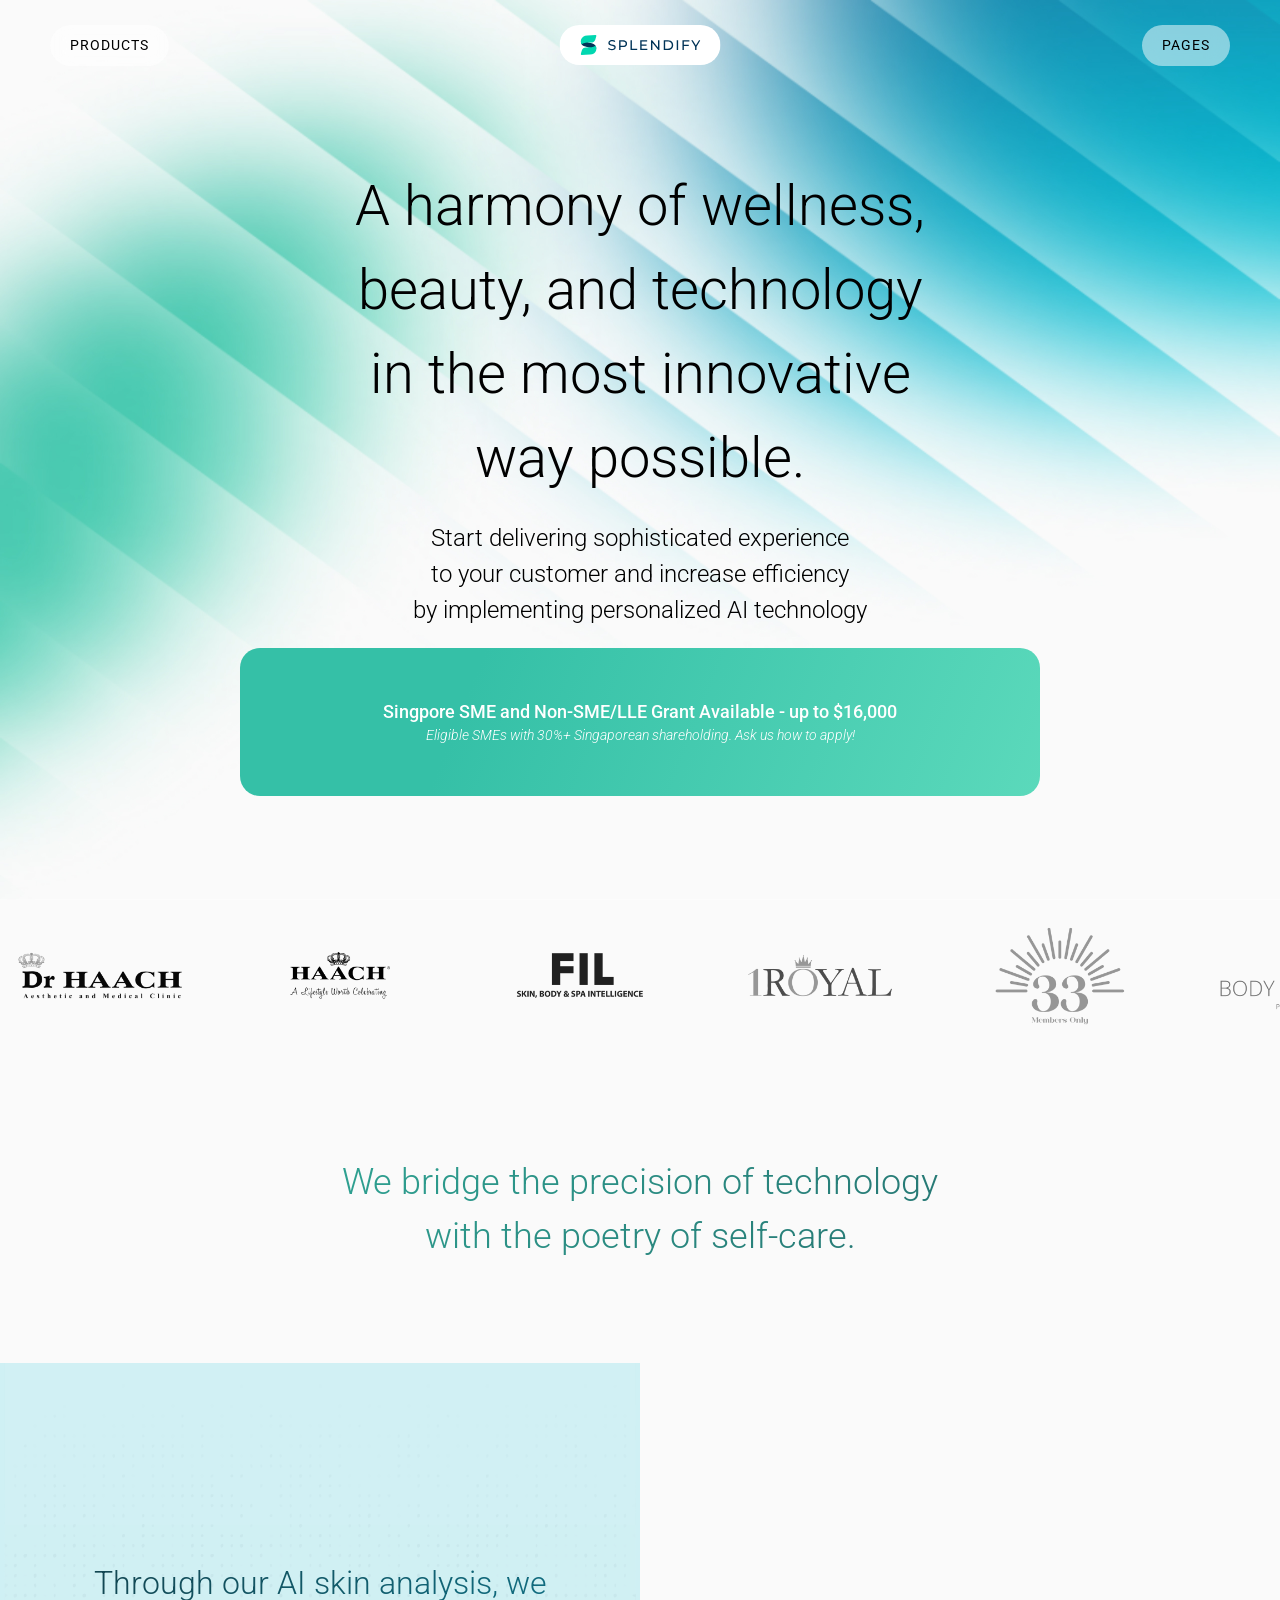
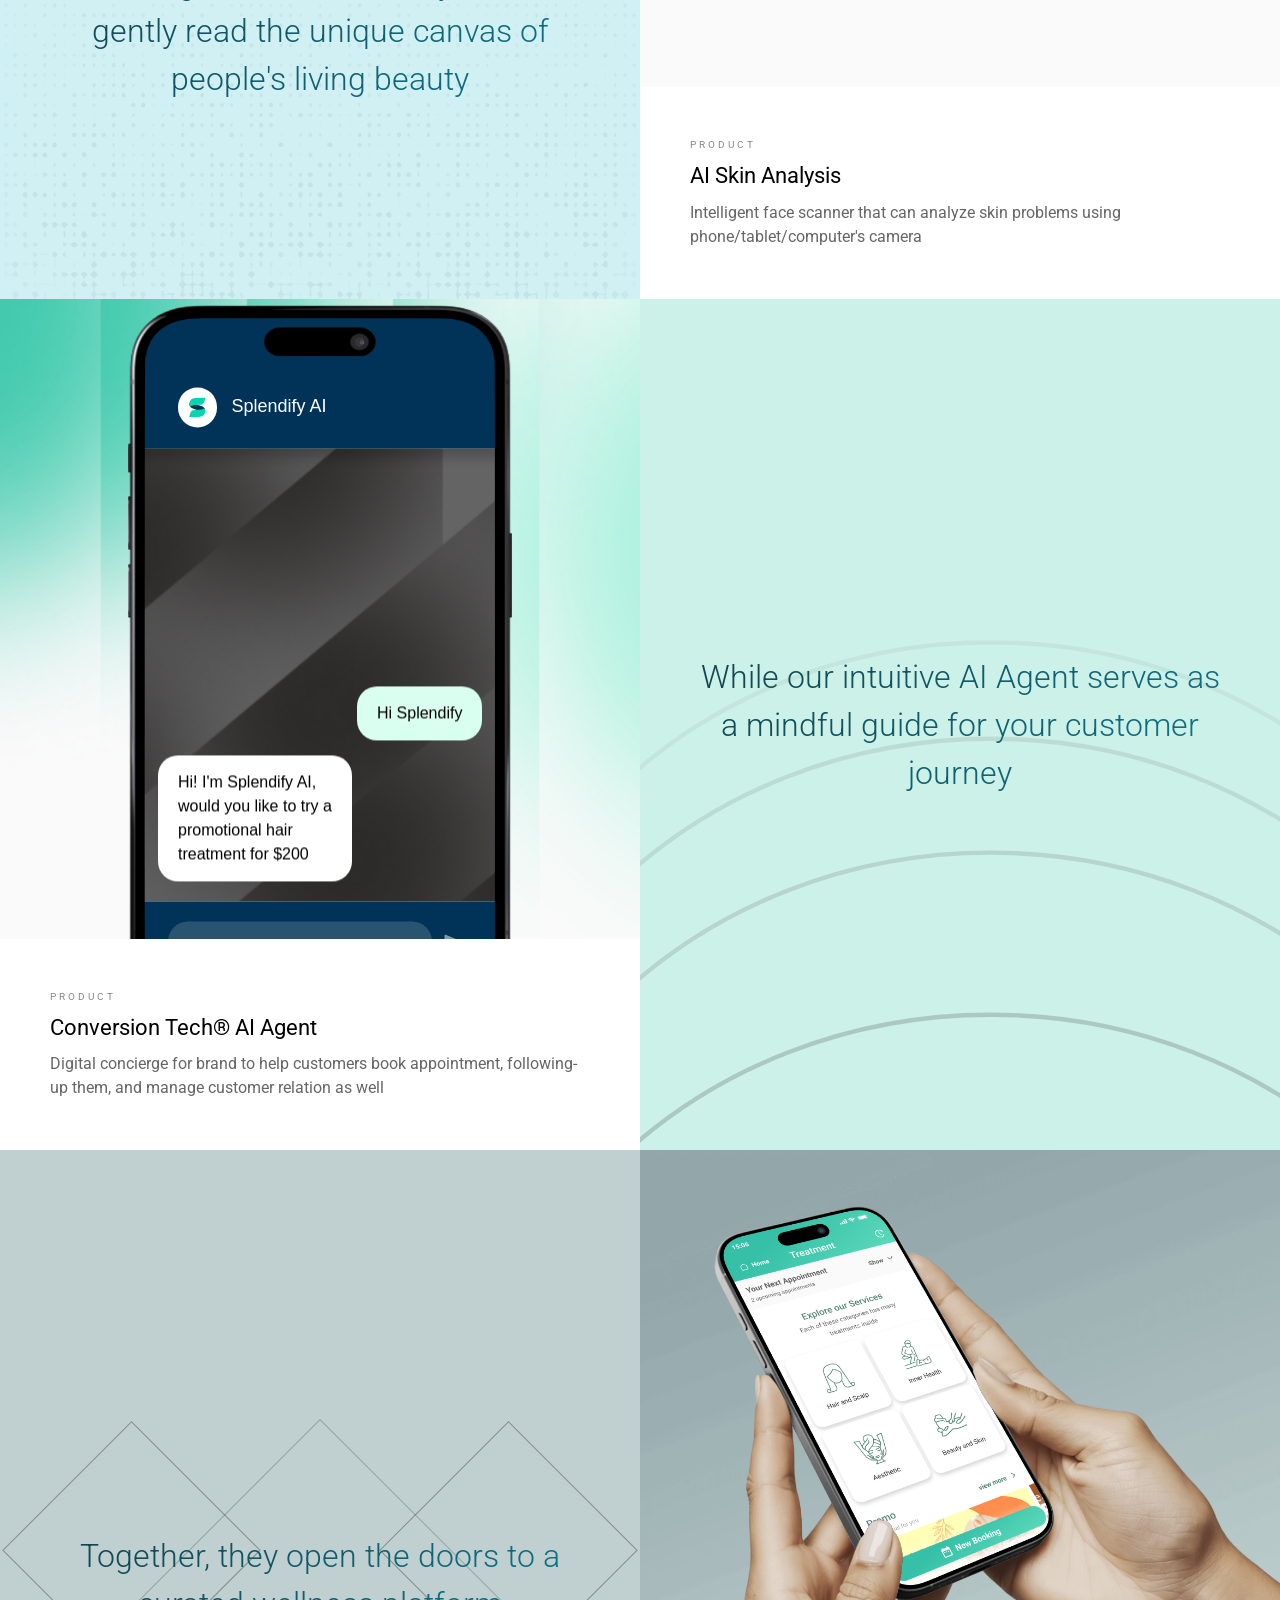
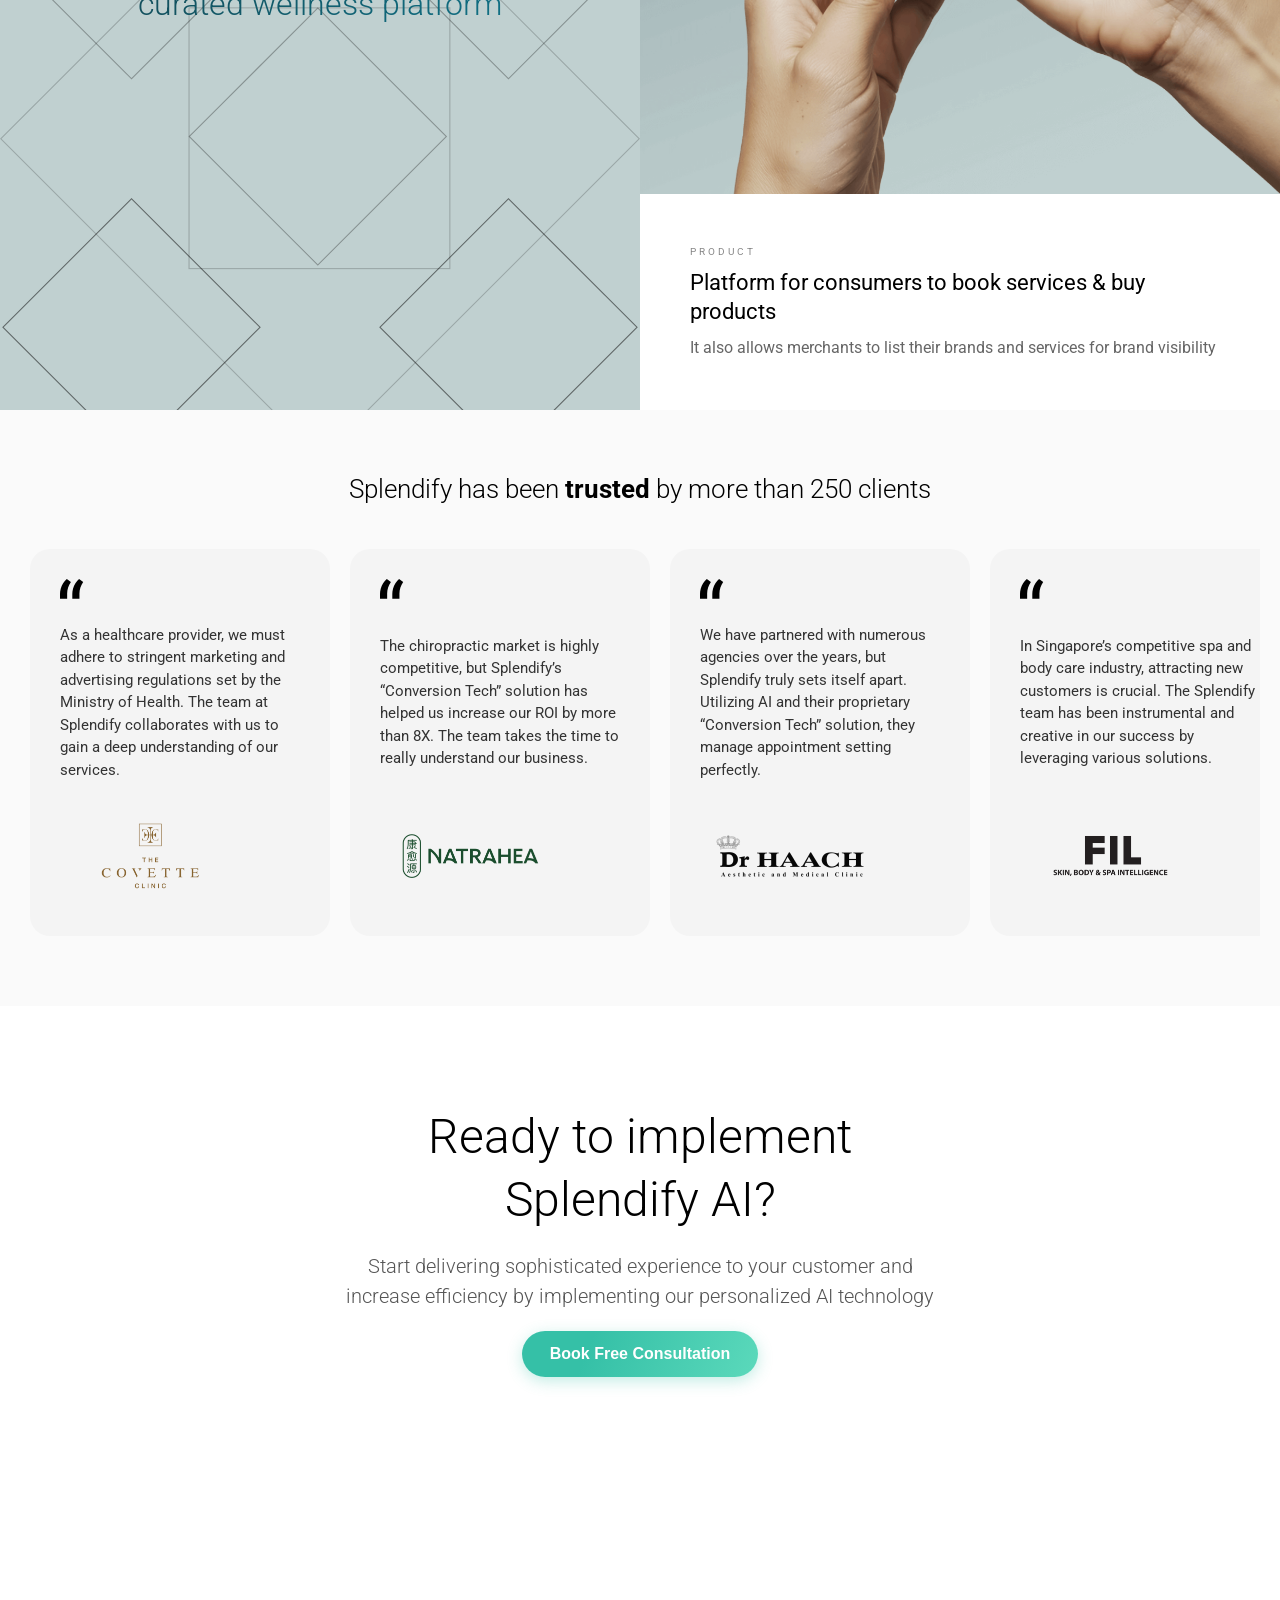
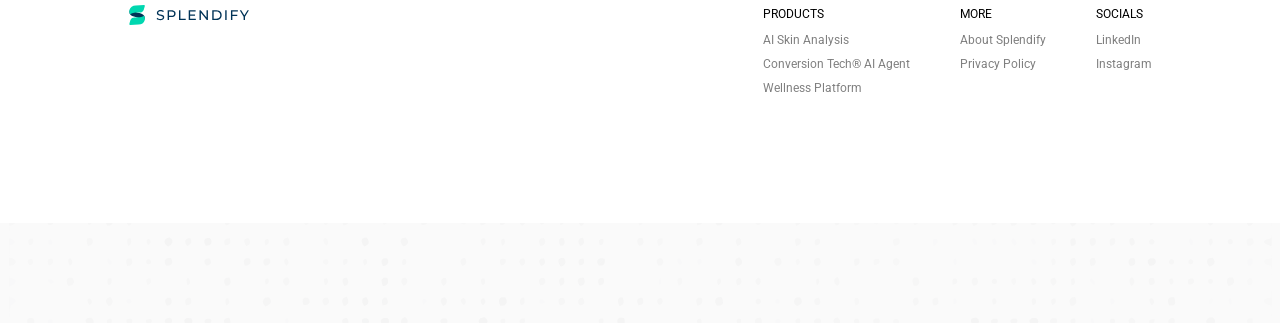
<file: index.html>
<!DOCTYPE html>
<html lang="en">

<head>
    <meta charset="UTF-8">
    <meta name="viewport" content="width=device-width, initial-scale=1.0">
    <title>Splendify</title>
    <link rel="preconnect" href="https://fonts.googleapis.com">
    <link rel="preconnect" href="https://fonts.gstatic.com" crossorigin>
    <link href="https://fonts.googleapis.com/css2?family=Roboto:ital,wght@0,100..900;1,100..900&display=swap"
        rel="stylesheet">
    <link rel="icon" href="splendify-icon.svg" type="image/x-icon">
</head>

<style>
    * {
        box-sizing: border-box;
    }

    p {
        margin: 0;
        line-height: 150%;
    }

    body {
        margin: 0;
        font-family: 'Roboto';
        display: flex;
        flex-direction: column;
        background: #fafafa;
        overflow-x: hidden;
        width: 100%;
    }

    h1 {
        margin: 0;
        font-size: 56px;
        line-height: 150%;
        font-weight: 300;
    }

    h2 {
        margin: 0;
        font-size: 24px;
        line-height: 150%;
        font-weight: 300;
    }
</style>

<body>
    <img src="linebg.svg" alt="background" id="background"
        style="position: fixed; top: 0; left: 0; width: 100%; height: 100%; object-fit: cover; z-index: -99; opacity: 0.8;">

    <header>
        <div class="menu-bar" id="products-menu-bar">
            <p class="menu title">Products</p>
            <a class="menu" id="menu-skin" href="aiskin.html">AI Skin Analysis</a>
            <a class="menu" id="menu-agent" href="aiagent.html">Conversion Tech® AI Agent</a>
            <a class="menu" id="menu-platform" href="fabulas.html">Wellness Platform</a>
        </div>
        <img src="splendify.svg" alt="splendify" id="header-logo">
        <div class="menu-bar" style="align-items: end;" id="pages-menu-bar">
            <p class="menu title">PAGES</p>
            <a class="menu" id="menu-about" href="about.html">About Splendify</a>
            <a class="menu" id="menu-privacy" href="privacy-policy.html">Privacy Policy</a>
        </div>
        <style>
            header {
                position: fixed;
                top: 0;
                left: 0;
                display: flex;
                flex-direction: row;
                align-items: start;
                justify-content: space-between;
                width: 100%;
                padding: 25px 50px;
                box-sizing: border-box;
                /* Mencegah overflow horizontal */
                z-index: 100;
            }

            .menu {
                display: none;
                flex-direction: row;
                align-items: center;
                background-color: rgba(255, 255, 255, 0.5);
                width: fit-content;
                height: fit-content;
                backdrop-filter: blur(10px);
                -webkit-backdrop-filter: blur(10px);
                border-radius: 100px;
                padding: 10px 20px;
                letter-spacing: 1px;
                font-size: 14px;
                font-weight: 400;
                text-transform: uppercase;
                cursor: pointer;
                transition: all 0.3s ease;
                text-decoration: none;
                color: #000;
            }

            .menu:hover {
                background-color: rgba(255, 255, 255, 1);
                font-weight: 600;
            }

            .menu p {
                margin: 0;
            }

            .title {
                display: flex;
            }

            .menu-bar {
                display: flex;
                flex-direction: column;
                gap: 10px;
                font-size: 14px;
                font-weight: 400;
                text-transform: uppercase;
            }

            #header-logo {
                padding: 10px 20px;
                background: white;
                border-radius: 100px;
                height: 40px;
                position: fixed;
                left: 50%;
                transform: translateX(-50%);
            }
            @media screen and (max-width: 1000px) {
                header {
                    display: none;
                }
            }
        </style>
        <script>
            const productsMenuBar = document.getElementById('products-menu-bar');
            const pagesMenuBar = document.getElementById('pages-menu-bar');
            const headerLogo = document.getElementById('header-logo');

            productsMenuBar.addEventListener('mouseenter', () => {
                document.getElementById('menu-skin').style.display = 'flex';
                document.getElementById('menu-agent').style.display = 'flex';
                document.getElementById('menu-platform').style.display = 'flex';
            });

            productsMenuBar.addEventListener('mouseleave', () => {
                document.getElementById('menu-skin').style.display = 'none';
                document.getElementById('menu-agent').style.display = 'none';
                document.getElementById('menu-platform').style.display = 'none';
            });

            pagesMenuBar.addEventListener('mouseenter', () => {
                document.getElementById('menu-about').style.display = 'flex';
                document.getElementById('menu-privacy').style.display = 'flex';
            });

            pagesMenuBar.addEventListener('mouseleave', () => {
                document.getElementById('menu-about').style.display = 'none';
                document.getElementById('menu-privacy').style.display = 'none';
            });

            headerLogo.addEventListener('click', () => {
                window.location.href = 'index.html';
            });
        </script>
    </header>
    

    <div id="hero">
        <div class="subtitle">
            <h1>A harmony of wellness, <br> beauty, and technology <br> in the most innovative <br> way possible.</h1>
            <p>Start delivering sophisticated experience <br> to your customer and increase efficiency <br>by
                implementing personalized AI technology</p>
            <div id="quickwin-banner" onclick="window.location.href='wellness.html'">
                <p id="quickwin-title">Singpore SME and Non-SME/LLE Grant Available - up to $16,000</p>
                <p id="quickwin-description">Eligible SMEs with 30%+ Singaporean shareholding. Ask us how to apply!</p>
                <style>
                    #quickwin-banner {
                        display: flex;
                        flex-direction: column;
                        padding: 50px 20px;
                        background: linear-gradient(111.83deg, #35C0A7 28.6%, #5BD9BB 100%);
                        border-radius: 20px;
                        color: white;
                        cursor: pointer;
                    }

                    #quickwin-title {
                        font-size: 18px;
                        font-weight: 500;
                    }

                    #quickwin-description {
                        font-size: 14px;
                        font-style: italic;
                    }
                </style>
            </div>                
        </div>
        <style>
            #hero {
                width: 100%;
                min-height: 100vh;
                padding: 120px 20px 60px 20px;
                display: flex;
                flex-direction: column;
                align-items: center;
                justify-content: center;
                background: url('fractal.jpg') no-repeat center top;
                background-size: 100% 100%;
                text-align: center;
            }

            .subtitle {
                display: flex;
                flex-direction: column;
                gap: 20px;
                width: 100%;
                max-width: 800px;
                margin: 0 auto;
            }

            .subtitle p {
                font-size: 24px;
                line-height: 150%;
                font-weight: 300;
            }
        </style>
    </div>

    <div class="clients-container">
        <div class="clients-track">
            <!-- Set 1 -->
            <div class="client-logo"><img src="brand/drhaach.png" alt="drhaach"></div>
            <div class="client-logo"><img src="brand/haach.png" alt="haach"></div>
            <div class="client-logo"><img src="brand/fil.png" alt="FIL"></div>
            <div class="client-logo"><img src="brand/1royal.png" alt="1royal"></div>
            <div class="client-logo"><img src="brand/33club.png" alt="33 club"></div>
            <div class="client-logo"><img src="brand/body contour.png" alt="body contour"></div>
            <div class="client-logo"><img src="brand/covette.png" alt="covette"></div>
            <div class="client-logo"><img src="brand/drscalp.png" alt="drscalp"></div>
            <div class="client-logo"><img src="brand/guo tai.png" alt="guo tai"></div>
            <div class="client-logo"><img src="brand/natrahea.png" alt="natrahea"></div>
            <div class="client-logo"><img src="brand/neu3.png" alt="neu3"></div>
            <div class="client-logo"><img src="brand/passage.png" alt="passage"></div>
            <div class="client-logo"><img src="brand/physiomed.png" alt="physiomed"></div>
            <div class="client-logo"><img src="brand/private circle.png" alt="private circle"></div>
            <div class="client-logo"><img src="brand/trichomed.png" alt="trichomed"></div>
            <div class="client-logo"><img src="brand/wellness unicorn.png" alt="wellness unicorn"></div>
            <!-- Set 2 -->
            <div class="client-logo"><img src="brand/drhaach.png" alt="drhaach"></div>
            <div class="client-logo"><img src="brand/haach.png" alt="haach"></div>
            <div class="client-logo"><img src="brand/fil.png" alt="FIL"></div>
            <div class="client-logo"><img src="brand/1royal.png" alt="1royal"></div>
            <div class="client-logo"><img src="brand/33club.png" alt="33 club"></div>
            <div class="client-logo"><img src="brand/body contour.png" alt="body contour"></div>
            <div class="client-logo"><img src="brand/covette.png" alt="covette"></div>
            <div class="client-logo"><img src="brand/drscalp.png" alt="drscalp"></div>
            <div class="client-logo"><img src="brand/guo tai.png" alt="guo tai"></div>
            <div class="client-logo"><img src="brand/natrahea.png" alt="natrahea"></div>
            <div class="client-logo"><img src="brand/neu3.png" alt="neu3"></div>
            <div class="client-logo"><img src="brand/passage.png" alt="passage"></div>
            <div class="client-logo"><img src="brand/physiomed.png" alt="physiomed"></div>
            <div class="client-logo"><img src="brand/private circle.png" alt="private circle"></div>
            <div class="client-logo"><img src="brand/trichomed.png" alt="trichomed"></div>
            <div class="client-logo"><img src="brand/wellness unicorn.png" alt="wellness unicorn"></div>
        </div>
        <style>
            .clients-container {
                width: 100%;
                overflow: hidden;
                padding: 20px 0;
                background: #fafafa;
            }

            .clients-track {
                display: flex;
                align-items: center;
                gap: 30px;
                width: max-content;
                animation: scroll-left 25s linear infinite;
                filter: grayscale(100%);
            }

            .client-logo img {
                max-width: 120px;
                max-height: 80px;
                object-fit: contain;
            }

            @keyframes scroll-left {
                0% {
                    transform: translateX(0);
                }

                100% {
                    transform: translateX(-50%);
                }
            }

            @media screen and (min-width: 800px) {
                .clients-track {
                    gap: 40px;
                }

                .client-logo img {
                    max-width: 200px;
                    max-height: 150px;
                }
            }
        </style>
    </div>

    <p class="quote">We bridge the precision of technology <br> with the poetry of self-care.</p>
    <style>
        .quote {
            padding: 100px;
            font-size: 36px;
            font-weight: 300;
            line-height: 150%;
            text-align: center;
            background: linear-gradient(133.31deg, #35C0A7 -3.05%, #20595E 100%);
            -webkit-background-clip: text;
            -webkit-text-fill-color: transparent;
            background-clip: text;
            text-fill-color: transparent;
        }
    </style>

    <div id="explanation">
        <!-- Cell 1 -->
        <div class="explanation-cell">
            <div class="explanation-quote" style="background-color: #CFF0F4; background-image: url('matrix.svg');">
                <p>Through our AI skin analysis, we gently read the unique canvas of people's living beauty</p>
            </div>
            <div class="column">
                <div class="media-container">
                    <video src="facescan.mp4" autoplay muted loop class="explanation-image"></video>
                </div>
                <div class="explanation-product">
                    <p class="label">PRODUCT</p>
                    <p class="explanation-title">AI Skin Analysis</p>
                    <p class="explanation-description">Intelligent face scanner that can analyze skin problems using
                        phone/tablet/computer's camera</p>
                </div>
            </div>
        </div>
        <!-- Cell 2 -->
        <div class="explanation-cell">
            <div class="column" id="chat-column">
                <div id="chat-hero">
                    <iframe src="chat.html" class="scaled-frame" scrolling="no"></iframe>
                </div>
                <div class="explanation-product">
                    <p class="label">PRODUCT</p>
                    <p class="explanation-title">Conversion Tech® AI Agent</p>
                    <p class="explanation-description">Digital concierge for brand to help customers book appointment,
                        following-up them, and manage customer relation as well</p>
                </div>
            </div>
            <div class="explanation-quote" style="background-color: #CCF1E8; background-image: url('radial.svg');">
                <p>While our intuitive AI Agent serves as a mindful guide for your customer journey</p>
            </div>
        </div>
        <!-- Cell 3 -->
        <div class="explanation-cell">
            <div class="explanation-quote" style="background-color: #C0D0D0; background-image: url('diamond.svg');">
                <p>Together, they open the doors to a curated wellness platform</p>
            </div>
            <div class="column">
                <div class="media-container">
                    <img src="fabulasmockup.png" alt="product" class="explanation-image">
                </div>
                <div class="explanation-product">
                    <p class="label">PRODUCT</p>
                    <p class="explanation-title">Platform for consumers to book services & buy products</p>
                    <p class="explanation-description">It also allows merchants to list their brands and services for
                        brand visibility</p>
                </div>
            </div>
        </div>
        <style>
            #explanation {
                display: flex;
                flex-direction: column;
                width: 100%;
            }

            .explanation-cell {
                display: grid;
                grid-template-columns: 1fr 1fr;
                width: 100%;
            }

            .explanation-quote {
                padding: 50px;
                width: 100%;
                display: flex;
                align-items: center;
                justify-content: center;
                background-size: cover;
                background-repeat: no-repeat;
                background-position: center;
            }

            .explanation-quote p {
                font-size: 32px;
                font-weight: 300;
                line-height: 150%;
                text-align: center;
                background: linear-gradient(133.31deg, #13404A -3.05%, #10788E 100%);
                -webkit-background-clip: text;
                -webkit-text-fill-color: transparent;
                background-clip: text;
                text-fill-color: transparent;
            }

            .column {
                display: flex;
                flex-direction: column;
                width: 100%;
            }

            .media-container {
                width: 100%;
            }

            .column img,
            .column video {
                width: 100%;
                height: 100%;
                object-fit: cover;
            }

            .explanation-product {
                display: flex;
                flex-direction: column;
                justify-content: center;
                gap: 10px;
                padding: 50px;
                background: #fff;
            }

            .explanation-title {
                font-size: 22px;
                line-height: 130%;
                font-weight: 400;
            }

            .explanation-description {
                font-size: 16px;
                color: #666;
                line-height: 150%;
            }

            .label {
                font-weight: 400;
                font-size: 10px;
                letter-spacing: 0.3em;
                color: #888;
            }

            #chat-hero {
                background: url(lines.jpg) center center;
                background-size: 100% 100%;
                width: 100%;
                aspect-ratio: 1/1;
                overflow: hidden;
                display: flex;
                justify-content: center;
                align-items: flex-end;
                position: relative;
                z-index: -10;
            }

            .scaled-frame {
                width: 60%;
                height: 110%;
                aspect-ratio: 9/18;
                transform: translateY(10%);
                border: none;
                background: none;
            }

            @media screen and (max-width: 1000px) {
                .explanation-cell {
                    grid-template-columns: 1fr;
                }

                .explanation-quote {
                    padding: 150px 100px;
                }

                #chat-column {
                    order: 2;
                }

            }
        </style>
    </div>

    <section id="clients">
        <h2>Splendify has been <b>trusted</b> by more than 250 clients</h2>
        <div class="testimonials">
            <div class="testimonial-cell">
                <img src="quote.svg" alt="quote" class="quote-icon" style="width: 24px;">
                <p class="testimonial-text">
                    As a healthcare provider, we must adhere to stringent marketing and advertising regulations set by
                    the Ministry of Health. The team at Splendify collaborates with us to gain a deep understanding of
                    our services.
                </p>
                <img src="brand/covette.png" alt="covette" class="testimonial-sender">
            </div>
            <div class="testimonial-cell">
                <img src="quote.svg" alt="quote" class="quote-icon" style="width: 24px;">
                <p class="testimonial-text">
                    The chiropractic market is highly competitive, but Splendify’s “Conversion Tech” solution has helped
                    us increase our ROI by more than 8X. The team takes the time to really understand our business.
                </p>
                <img src="brand/natrahea.png" alt="natrahea" class="testimonial-sender">
            </div>
            <div class="testimonial-cell">
                <img src="quote.svg" alt="quote" class="quote-icon" style="width: 24px;">
                <p class="testimonial-text">
                    We have partnered with numerous agencies over the years, but Splendify truly sets itself apart.
                    Utilizing AI and their proprietary “Conversion Tech” solution, they manage appointment setting
                    perfectly.
                </p>
                <img src="brand/drhaach.png" alt="drhaach" class="testimonial-sender">
            </div>
            <div class="testimonial-cell">
                <img src="quote.svg" alt="quote" class="quote-icon" style="width: 24px;">
                <p class="testimonial-text">
                    In Singapore’s competitive spa and body care industry, attracting new customers is crucial. The
                    Splendify team has been instrumental and creative in our success by leveraging various solutions.
                </p>
                <img src="brand/fil.png" alt="fil" class="testimonial-sender">
            </div>
        </div>

        <style>
            #clients {
                display: flex;
                flex-direction: column;
                align-items: center;
                padding: 60px 20px;
                gap: 30px;
                width: 100%;
                box-sizing: border-box;
            }

            #clients h2 {
                text-align: center;
                font-size: 26px;
            }

            .testimonials {
                display: flex;
                flex-direction: row;
                gap: 20px;
                width: 100%;
                overflow-x: auto;
                padding: 10px;
                scroll-snap-type: x mandatory;
                -webkit-overflow-scrolling: touch;
            }

            .testimonial-cell {
                display: flex;
                flex-direction: column;
                justify-content: space-between;
                padding: 30px;
                background: #F4F4F4;
                border-radius: 20px;
                scroll-snap-align: center;
                width: 50%;
                gap: 25px;
                min-width: 300px;
            }

            .testimonial-text {
                font-size: 15px;
                line-height: 150%;
                color: #333;
            }

            .testimonial-sender {
                height: 100px;
                object-fit: contain;
                align-self: flex-start;
            }

            @media screen and (max-width: 1000px ) {
                .testimonials {
                    display: flex;
                    flex-direction: row;
                    gap: 20px;
                    width: 100%;
                }
            }
        </style>
    </section>

       <section id="contact">
        <div class="contact-text">
            <h2>Ready to implement Splendify AI?</h2>
            <p>Start delivering sophisticated experience to your customer and increase efficiency by implementing our
                personalized AI technology</p>
            <button class="contact-button" type="button" onclick="window.location.href='wellness.html'">Book Free Consultation</button>
        </div>
        <style>
            #contact {
                display: flex;
                flex-direction: column;
                align-items: center;
                justify-content: center;
                background: white;
                width: 100%;
                padding: 60px 20px;
            }

            .contact-text {
                display: flex;
                flex-direction: column;
                align-items: center;
                gap: 20px;
                width: 100%;
                max-width: 600px;
                text-align: center;
            }

            .contact-text p {
                line-height: 150%;
                font-size: 16px;
                font-weight: 300;
                color: #555;
            }

            .contact-text h2 {
                font-size: 28px;
                line-height: 130%;
            }

            .contact-button {
                padding: 14px 28px;
                background: linear-gradient(111.83deg, #35C0A7 28.6%, #5BD9BB 100%);
                border-radius: 96px;
                color: white;
                font-weight: bold;
                font-size: 15px;
                border: none;
                cursor: pointer;
                transition: transform 0.2s;
                box-shadow: 0 4px 15px rgba(53, 192, 167, 0.3);
            }

            .contact-button:hover {
                transform: scale(1.03);
            }

            @media screen and (min-width: 800px) {
                #contact {
                    padding: 100px 50px;
                }

                .contact-text h2 {
                    font-size: 48px;
                }

                .contact-text p {
                    font-size: 20px;
                }

                .contact-button {
                    font-size: 16px;
                }
            }
        </style>
    </section> 

    <section id="footer">
        <img src="splendify.svg" alt="splendify" class="footer-logo">
        <div id="footer-menus">
            <div class="footer-menu-list">
                <p class="footer-menu-title">Products</p>
                <a class="footer-menu" href="aiskin.html">AI Skin Analysis</a>
                <a class="footer-menu" href="aiagent.html">Conversion Tech® AI Agent</a>
                <a class="footer-menu" href="fabulas.html">Wellness Platform</a>
            </div>
            <div class="footer-menu-list">
                <p class="footer-menu-title">More</p>
                <a class="footer-menu" href="about.html">About Splendify</a>
                <a class="footer-menu" href="privacy-policy.html">Privacy Policy</a>
            </div>
            <div class="footer-menu-list">
                <p class="footer-menu-title">Socials</p>
                <a class="footer-menu" target="_blank" href="https://sg.linkedin.com/company/splendify-pte-ltd">LinkedIn</a>
                <a class="footer-menu" target="_blank" href="https://www.instagram.com/splendify_sg/">Instagram</a>
            </div>
        </div>
        <style>
            #footer {
                text-align: left;
                display: flex;
                flex-direction: row;
                justify-content: space-between;
                align-items: start;
                padding: 10%;
                width: 100%;
                background-color: white;
                position: relative;
                z-index: 10;
            }

            .footer-logo {
                max-width: 200px;
                margin-bottom: 20px;
            }

            #footer-menus {
                display: flex;
                flex-direction: row;
                gap: 50px;
            }

            .footer-menu-list {
                display: flex;
                flex-direction: column;
                gap: 10px;
            }

            .footer-menu {
                color: #00000080;
                margin: 0;
                font-size: 12px;
                text-decoration: none;
            }

            .footer-menu-title {
                font-size: 12px;
                letter-spacing: 15%;
                text-transform: uppercase;
            }

            @media screen and (max-width: 1000px) {
                #footer {
                    flex-direction: column;
                    align-items: start;
                    gap: 20px;
                }

                #footer-menus {
                    flex-direction: column;
                }
            }
        </style>
    </section>

    <img id="matrix" src="matrix.svg" alt="matrix">
    <style>
        #matrix {
            width: 100%;
            height: 60px;
            object-fit: cover;
            opacity: 0.5;
        }

        @media screen and (min-width: 800px) {
            #matrix {
                height: 100px;
            }
        }
    </style>
    <section id="nav-sidebar">
        <div id="nav-sidebar-header">
            <img src="splendify.svg" alt="splendify" class="nav-sidebar-logo">
            <img src="close.svg" alt="close" id="close">
        </div>
        <div id="nav-sidebar-menus">
            <div class="nav-sidebar-menu-list">
                <a class="menu-label">Products</a>
                <a class="nav-sidebar-menu" href="aiskin.html">AI Skin Analysis</a>
                <a class="nav-sidebar-menu" href="aiagent.html">Conversion Tech® AI Agent</a>
                <a class="nav-sidebar-menu" href="fabulas.html">Wellness Platform</a>
            </div>
            <div class="nav-sidebar-menu-list">
                <a class="menu-label">Pages</a>
                <a class="nav-sidebar-menu" href="about.html">About Splendify</a>
                <a class="nav-sidebar-menu" href="privacy-policy.html">Privacy Policy</a>
            </div>
        </div>
        <style>
            #nav-sidebar {
                display: none;
                flex-direction: column;
                gap: 100px;
                align-items: start;
                padding: 20px 40px;
                width: 100svw;
                height: 100svh;
                background-color: rgba(255, 255, 255, 0.75);
                position: fixed;
                top: 0;
                z-index: 100;
                backdrop-filter: blur(50px);
                -webkit-backdrop-filter: blur(50px);
            }

            #nav-sidebar-header {
                display: flex;
                flex-direction: row;
                justify-content: space-between;
                align-items: center;
                width: 100%;
            }

            .nav-sidebar-logo {
                height: 20px;
            }

            #nav-sidebar-menus {
                display: flex;
                flex-direction: column;
                gap: 150px;
            }

            .nav-sidebar-menu-list {
                display: flex;
                flex-direction: column;
                gap: 50px;
            }

            .nav-sidebar-menu {
                color: #00000080;
                margin: 0;
                font-size: 16px;
                text-decoration: none;
            }

            .menu-label {
                font-size: 16px;
                letter-spacing: 15%;
                text-transform: uppercase;
            }
        </style>
    </section>
    <section id="nav-mobile">
        <img src="splendify.svg" alt="" class="logo">
        <img src="menu.svg" alt="menu" id="menu">
        <style>
            .logo {
                border-radius: 15px;
                backdrop-filter: blur(50px);
                -webkit-backdrop-filter: blur(50px);
                background-color: rgba(255, 255, 255, 0.75);
                padding: 10px 20px;
            }

            #menu {
                border-radius: 15px;
                backdrop-filter: blur(50px);
                -webkit-backdrop-filter: blur(50px);
                background-color: rgba(255, 255, 255, 0.75);
                padding: 10px 20px;
            }

            #nav-mobile {
                display: flex;
                flex-direction: row;
                justify-content: space-between;
                align-items: center;
                padding: 10px 20px;
                width: 100%;
                position: fixed;
                top: 0;
                z-index: 10;
            }
            @media screen and (min-width: 1000px) {
                #nav-mobile {
                    display: none;
                }
            }
        </style>
        <script>
            const menu = document.getElementById('menu');
            const sidebar = document.getElementById('nav-sidebar');
            const close = document.getElementById('close');

            menu.addEventListener('click', () => {
                sidebar.style.display = 'flex';
            });

            close.addEventListener('click', () => {
                sidebar.style.display = 'none';
            });

        </script>
    </section>
</body>

</html>
</file>
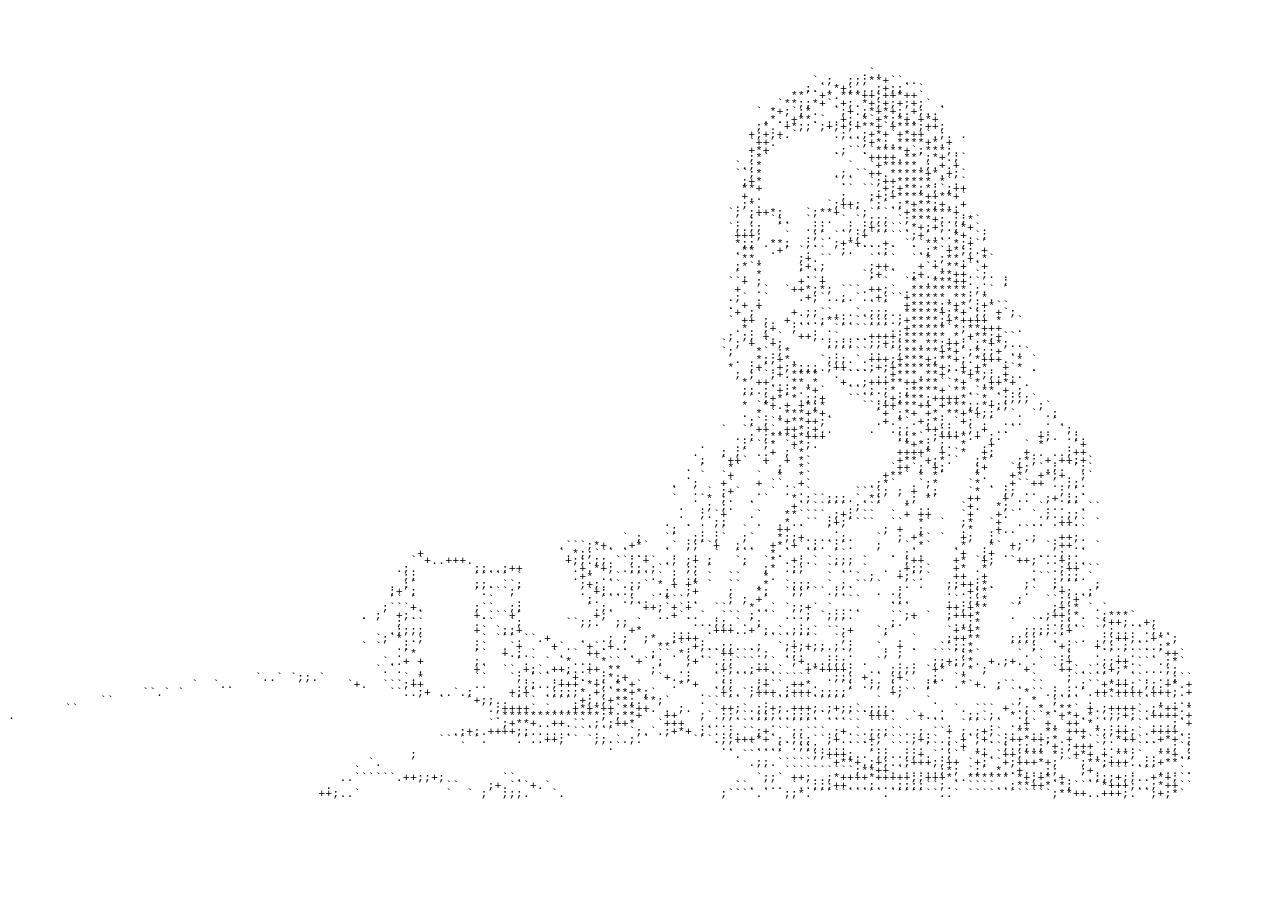
<file: ASCII/index.html>
<!DOCTYPE html>
<html>
<head>
  <title>ASCII Animator - Embeddable animation - 1782266383095</title>
  <script src="./frames.js"></script>
  <script src="./fitTextToContainer.js"></script>
</head>
<body>
  <pre id="trace" style="width: 100%; font-family: monospace; margin: 0;">
    <span id="trace-chars"></span>
  </pre>

  <script>
    var pre = document.getElementById('trace');
    var i = -1;
    var dir = 'inc';
    var max = frames.length
    var fps = 11.5;

    setPreCharSize();
    startAnimating();

    window.addEventListener('resize', setPreCharSize);

    function setPreCharSize() {
      var charRatio = 0.66;
      var charWidth = fitTextToContainer(frames[0].split('\n')[1], 'monospace', pre.clientWidth) * charRatio;
      var charHeight = charRatio * charWidth;
      pre.style.fontSize = charWidth + "px";
      pre.style.lineHeight = charHeight + "px";
    }

    // initialize the timer variables and start the animation
    var fpsInterval, startTime, now, then, elapsed;
    function startAnimating() {
      fpsInterval = 1000 / fps;
      then = Date.now();
      startTime = then;
      animate();
    }

    // the animation loop calculates time elapsed since the last loop
    // and only draws if your specified fps interval is achieved
    function animate() {
      // request another frame
      requestAnimationFrame(animate);

      // calc elapsed time since last loop
      now = Date.now();
      elapsed = now - then;

      // if enough time has elapsed, draw the next frame
      if (elapsed > fpsInterval) {
        // get ready for next frame by setting then=now, but also adjust for your
        // specified fpsInterval not being a multiple of RAF's interval (16.7ms)
        then = now - (elapsed % fpsInterval);

        // step
        step();
      }
    }

    function step() {
      if (dir === 'inc') {
        if (i === max - 1) {
          dir = 'dec';
          i--;
        } else {
          i++;
        }
      } else if (dir === 'dec') {
        if (i === 0) {
          dir = 'inc';
          i++
        } else {
          i--;
        }
      }

      document.getElementById('trace-chars').innerText = frames[i];
    }

    function fitTextToContainer(text, fontFace, containerWidth) {
      const PIXEL_RATIO = getPixelRatio();

      // --- debug logs ----------------------------------------------
      // console.log("Invoked fitTextToContainer...");
      // console.log("> text", text);
      // console.log("> fontFace", fontFace);
      // console.log("> containerWidth", containerWidth);
      // console.log("> PIXEL_RATIO", PIXEL_RATIO);

      let canvas = createHiDPICanvas(containerWidth, 0),
          context = canvas.getContext('2d'),
          longestLine = getLongestLine(split(text)),
          fittedFontSize = getFittedFontSize(longestLine, fontFace);

      return fittedFontSize;

      // --- helpers -------------------------------------------------

      // calculate pixel ratio, which we'll use to to ensure
      // accurate measurement corresponding to screen resolution
      // (https://bit.ly/34sGn9D)
      function getPixelRatio() {
        let ctx = document.createElement("canvas").getContext("2d"),
            dpr = window.devicePixelRatio || 1,
            bsr = ctx.webkitBackingStorePixelRatio ||
                  ctx.mozBackingStorePixelRatio ||
                  ctx.msBackingStorePixelRatio ||
                  ctx.oBackingStorePixelRatio ||
                  ctx.backingStorePixelRatio || 1

        return dpr / bsr
      }

      // split text into lines
      function split(text) {
        return text.split('\n')
      }

      function getLongestLine(lines) {
        let longest = -1, i

        lines.forEach((line, ii) => {
          let lineWidth = context.measureText(line).width

          if (lineWidth > longest) {
            i = ii
            if (!line.includes('exempt-from-text-fit-calculation')) {
              longest = lineWidth
            }
          }
        })

        return ('number' === typeof i) ? lines[i] : null
      }

      // calculate maximum font size for given text and canvas context
      function getFittedFontSize(text, fontFace) {
        const fits = () => context.measureText(text).width <= canvas.width
        const font = (size, face) => size + "px " + face

        // start with a large font size
        let fontSize = 300

        // lower the font size until the text fits the canvas
        do {
          fontSize--
          context.font = font(fontSize, fontFace)
        } while(!fits())

        // draw the text (used in demo)
        // context.fillText(text, 0, 0)

        // adjust for resolution
        fontSize /= (PIXEL_RATIO / 1.62)

        return fontSize
      }

      // create canvas element to be used for measurement
      // (PIXEL_RATIO helps us account for all screen resolutions)
      function createHiDPICanvas(w, h) {
        let canvas = document.createElement("canvas")
        canvas.width = w * PIXEL_RATIO
        canvas.height = h * PIXEL_RATIO
        canvas.style.width = w + "px"
        canvas.style.height = h + "px"
        canvas.getContext("2d").setTransform(PIXEL_RATIO, 0, 0, PIXEL_RATIO, 0, 0)
        return canvas
      }
    }
  </script>
</body>
</html>
</file>
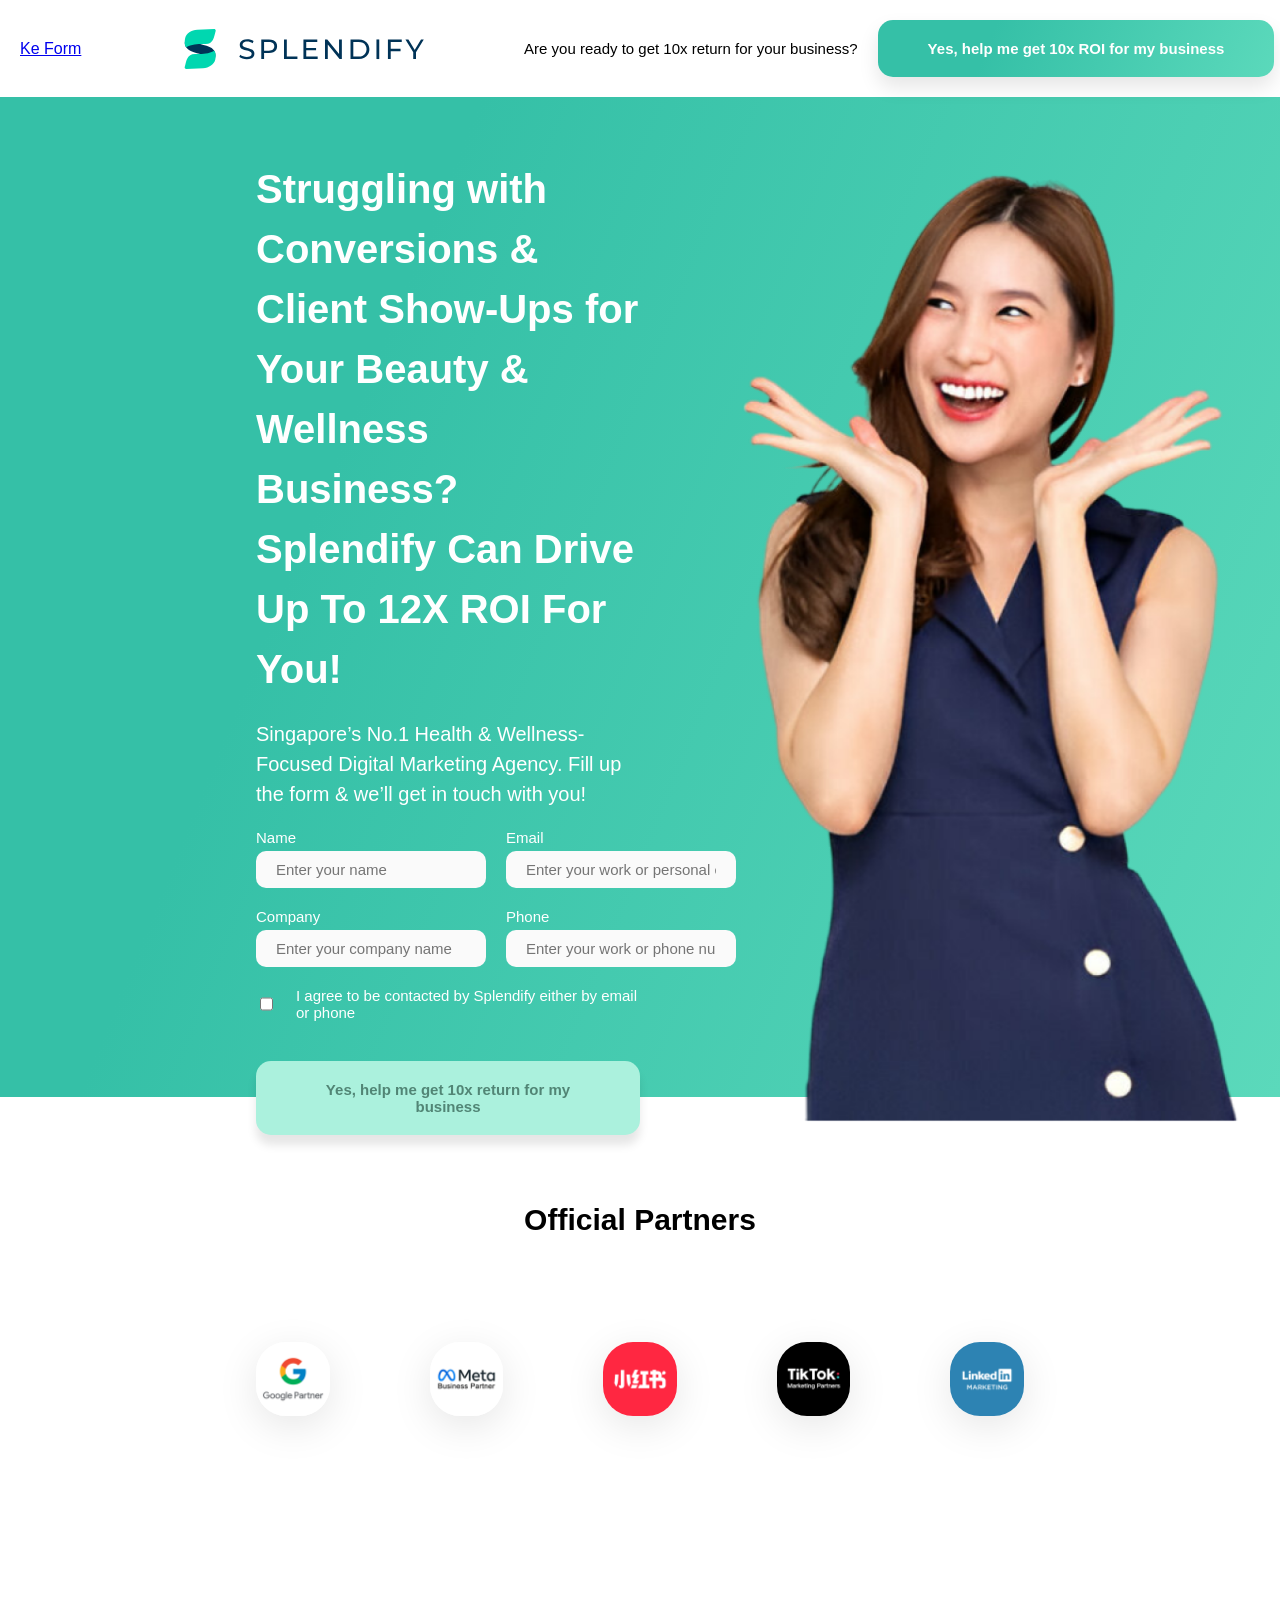
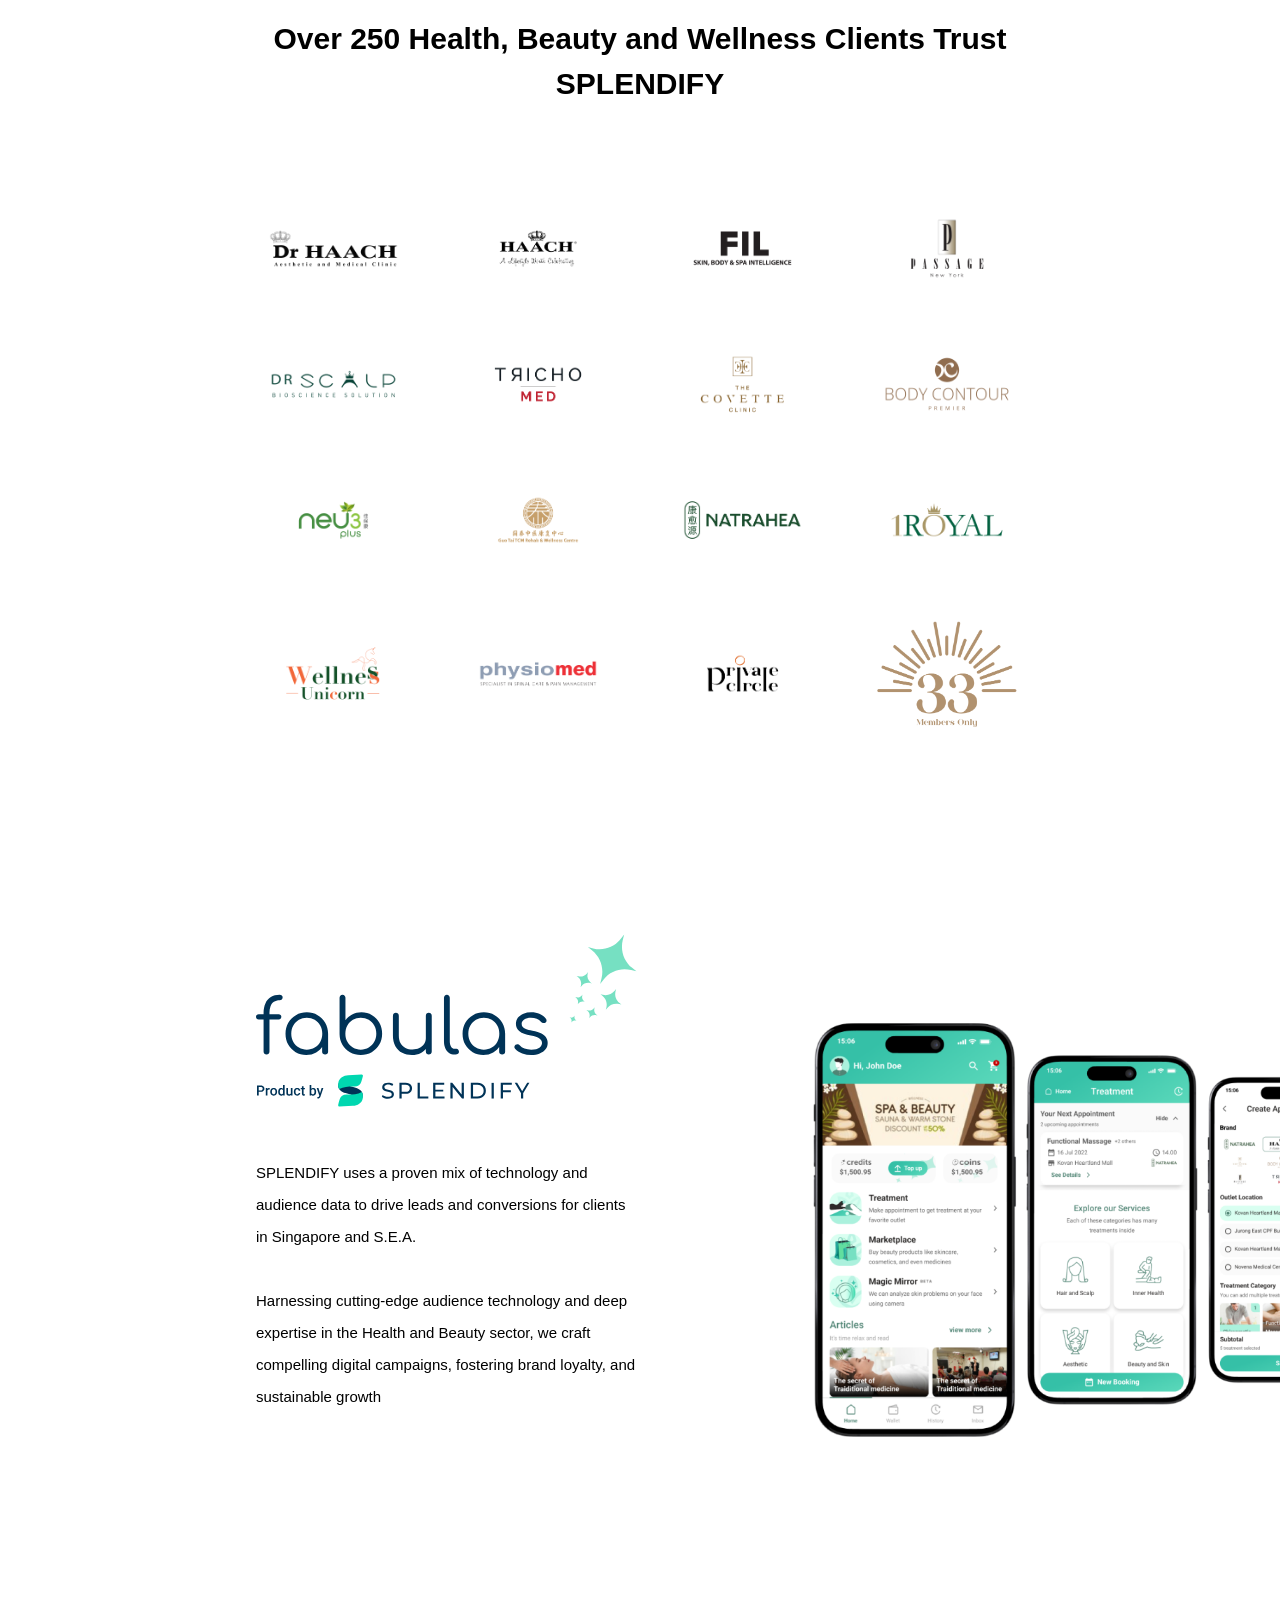
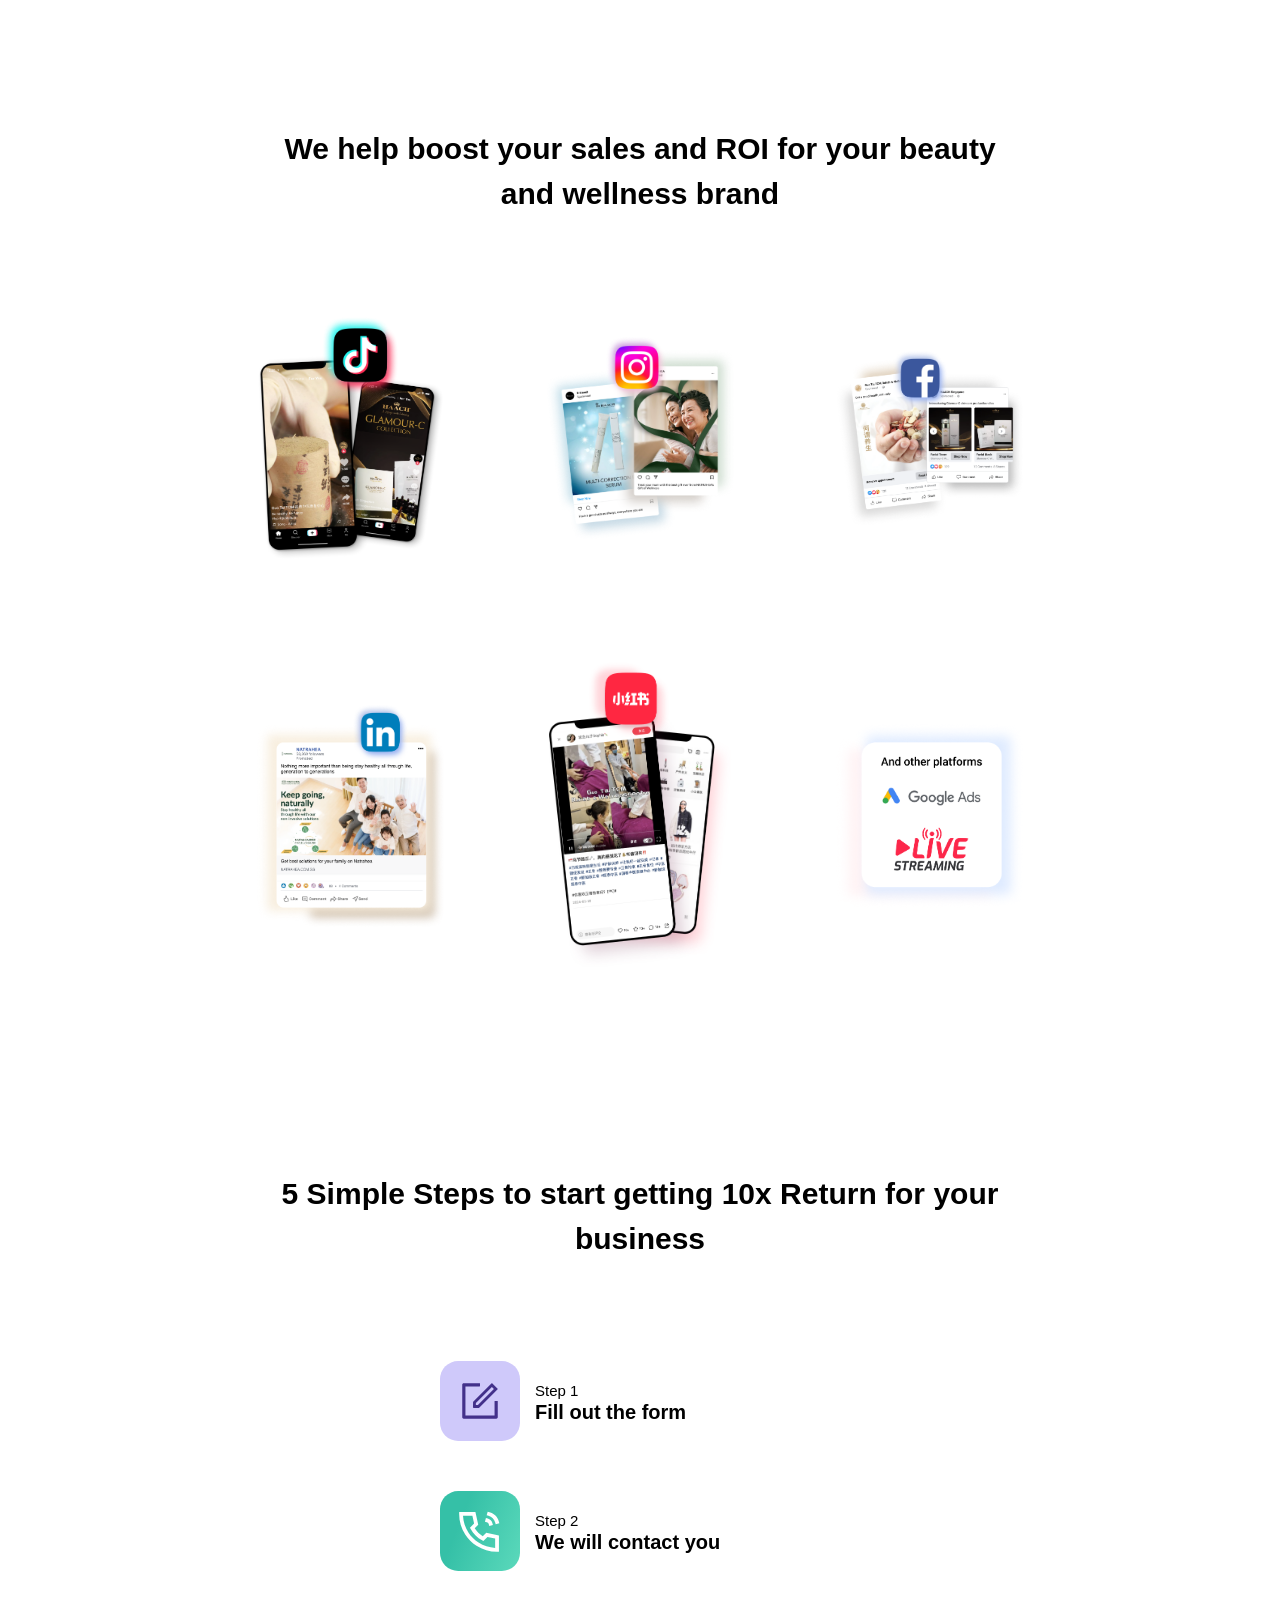
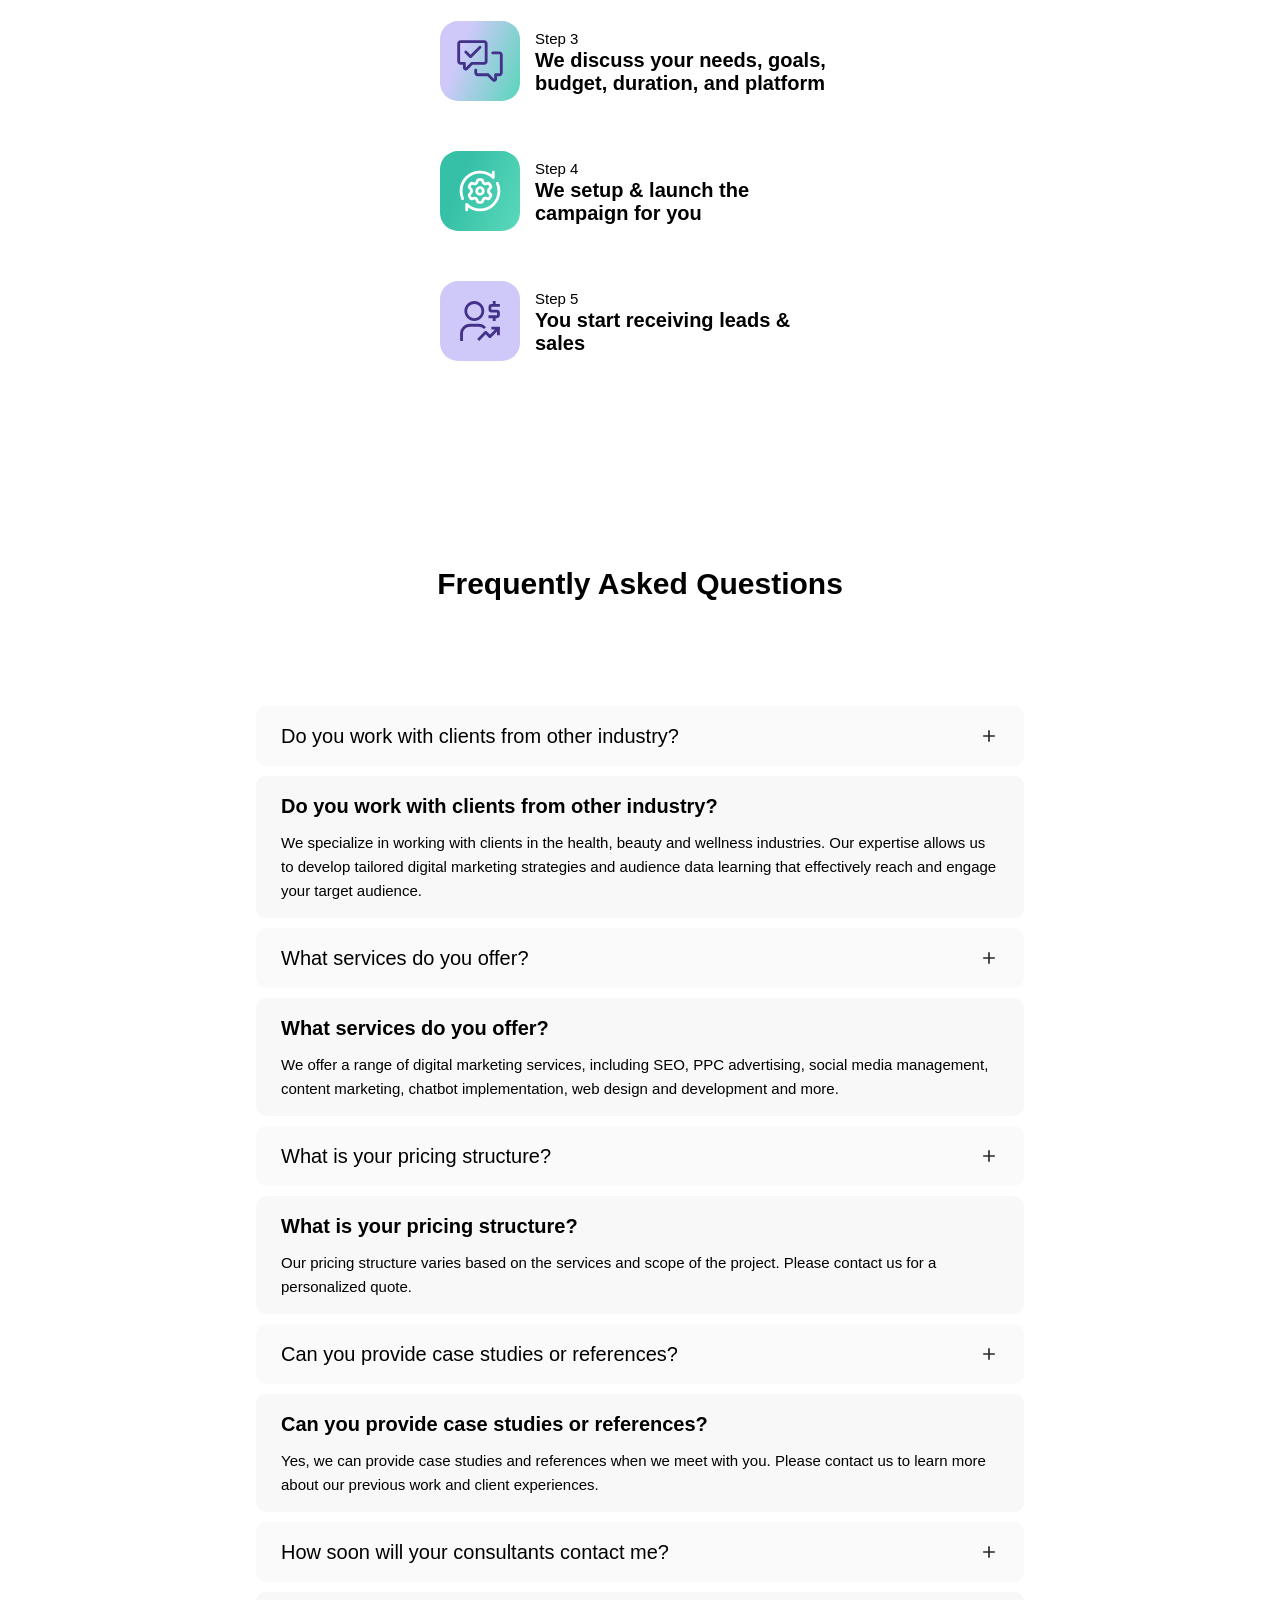
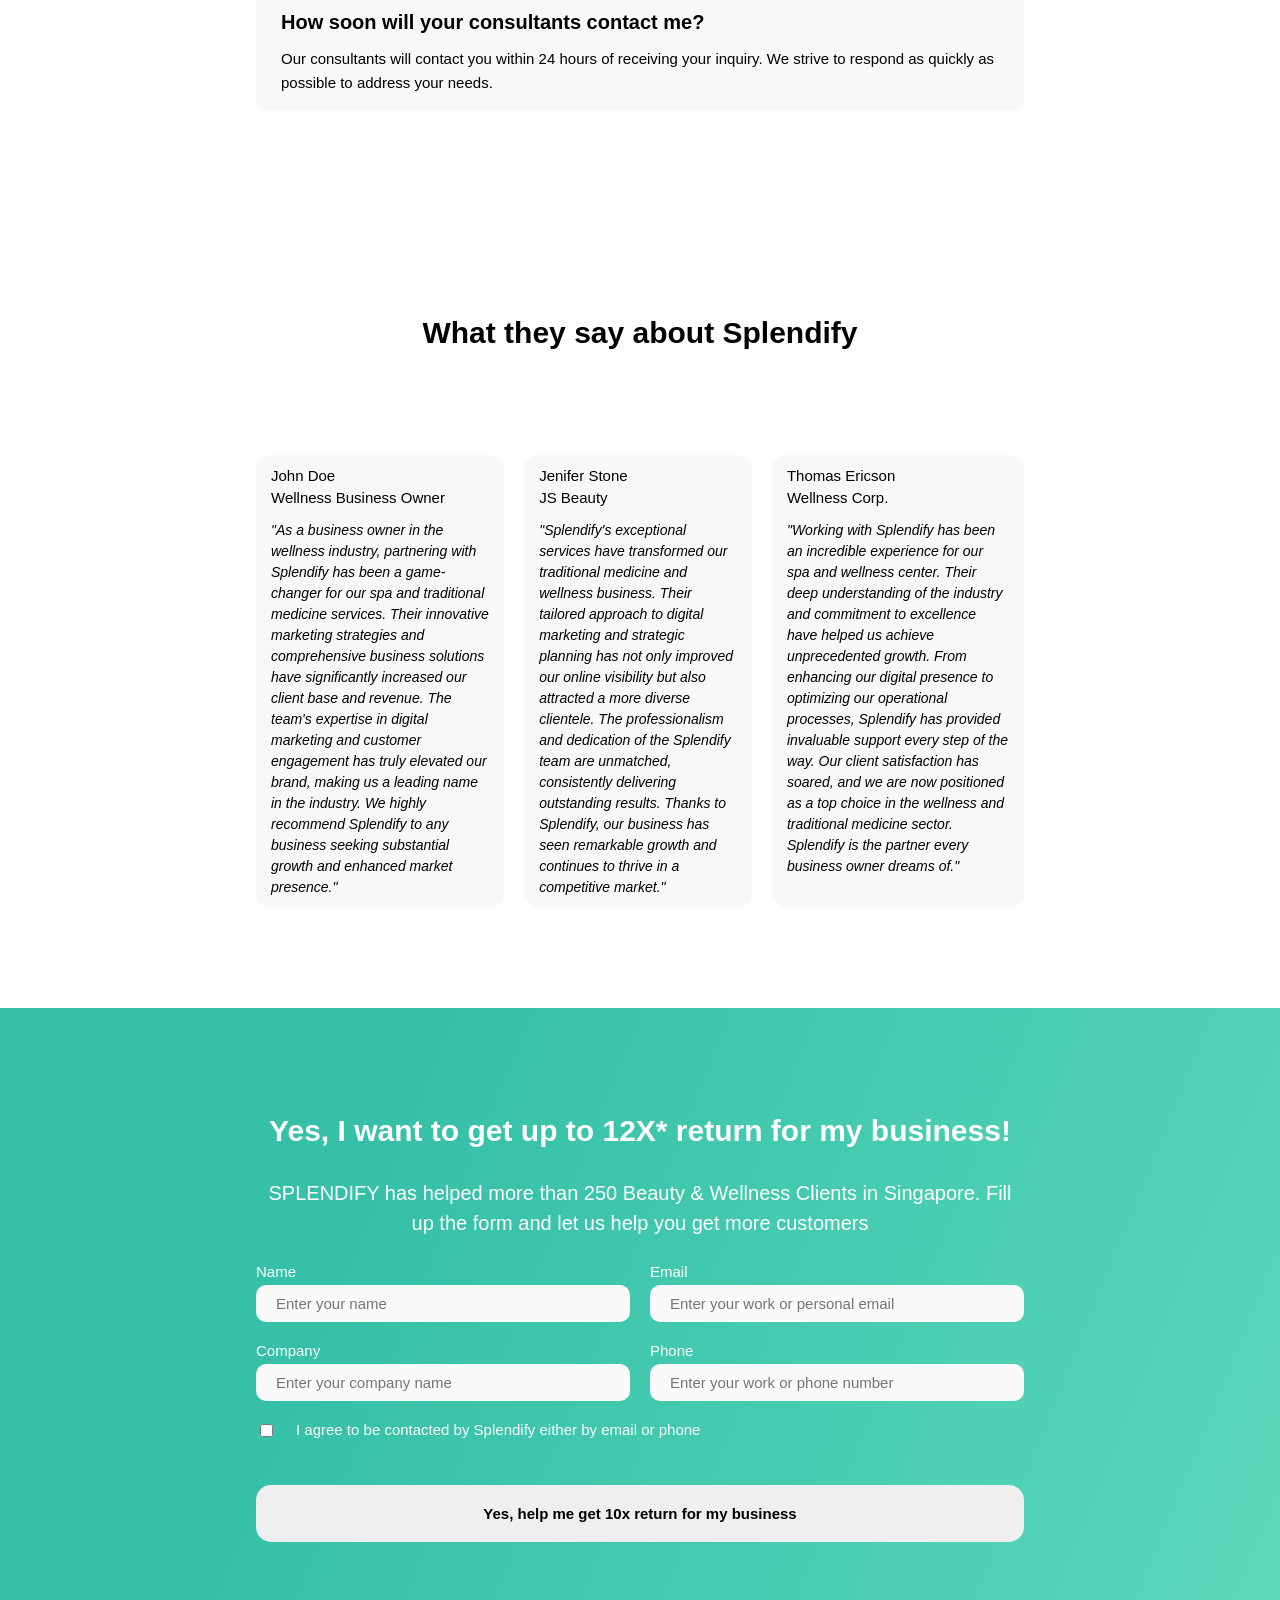
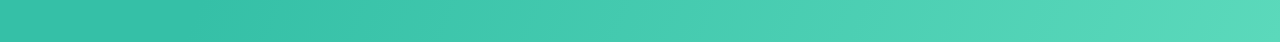
<file: v1/index.html>
<!DOCTYPE html>
<html lang="en">
<head>
    <meta charset="UTF-8">
    <meta name="viewport" content="width=device-width, initial-scale=1.0">
    <title>Marketing</title>
    <link rel="icon" href="splendify icon.svg" type="image/x-icon">
</head>

<style>
    body {
        margin: 0;
        font-family: sans-serif;
        display: flex;
        flex-direction: column;
    }
    header {
        position: sticky;
        top: 0;
        left: 0;
        width: 98vw;
        background-color: white;
        display: flex;
        flex-direction: row;
        justify-content: space-between;
        padding: 20px;
        align-items: center;
    }
    .logo {
        height: 40px;
    }

    h1 {
        margin: 0;
        font-size: 40px;
        line-height: 150%;

    }
    h2 {
        margin: 0;
        font-size: 30px;
        line-height: 150%;
    }
    p {
        margin: 0;
        font-size: 15px;
    }

    .div-row {
        display: flex;
        flex-direction: row;
        gap: 20px;
    }
    .div-column {
        display: flex;
        flex-direction: column;
        gap: 20px;
    }

    form {
        display: flex;
        flex-direction: column;
        gap: 20px;
        padding-bottom: 20px;
    }
    .div-input {
        display: flex;
        flex-direction: column;
        gap: 5px;
    }
    input {
        border-radius: 10px;
        background: var(--background-SoftWhite, #FAFAFA);
        padding: 10px 20px;
        placeholder-color: #C7C7C7;
        border: 0;
        font-size: 15px;
    }
    .input-wrapper {
        display: grid;
        grid-template-columns: 1fr 1fr;
        gap: 20px;
    }

    button {
        display: flex;
        padding: 20px 50px;
        flex-direction: column;
        justify-content: center;
        align-items: center;
        border-radius: 15px;
        border: 0;
        font-weight: bold;
        font-size: 15px;
    }
    .button-primary {
        background: var(--gradientPrimary, linear-gradient(112deg, #35C0A7 28.6%, #5BD9BB 100%));
        color: white;
        box-shadow: 0px 10px 20px 0px rgba(0, 0, 0, 0.10);
    }
    .button-secondary {
        background: var(--secondaryColor-Light, #ABF1DD);
        color: #518575;
        box-shadow: 0px 10px 10px 0px rgba(0, 0, 0, 0.10);
    }

    section {
        display: flex;
        flex-direction: column;
        gap: 100px;
        padding: 100px 20vw;
    }
    section h2 {
        text-align: center;
    }

    .hero {
        display: flex;
        flex-direction: row;
        justify-content: space-between;
        align-items: center;
        padding-bottom: 0px;
        max-height: 100vh;
    }
    .partner-wrapper {
        display: grid;
        grid-template-columns: 1fr 1fr 1fr 1fr 1fr;
        gap: 100px;
        align-items: center;
        justify-content: center;
    }
    .partner-logo {
        width: 100%;
        border-radius: 30px;
        box-shadow: 0px 10px 40px 0px rgba(0, 0, 0, 0.10);
    }
    .subtitle-form {
        line-height: 150%;
        font-size: 20px;
    }
    
    .client-wrapper {
        display: grid;
        grid-template-columns: 1fr 1fr 1fr 1fr;
        gap: 50px;
        align-items: center;
        justify-items: center;
    }
    .client-logo {
        width: 100%;
    }

    .showcase-section {
        gap: 25px;
        display: flex;
        flex-direction: row;
    }
    .showcase-image {
        scale: 0.7;
    }

    .platform-grid {
        display: grid;
        grid-template-columns: 1fr 1fr 1fr;
        gap: 100px;
        align-items: center;
        justify-content: center;
    }
    .platform-item {
        width: 100%;
    }

    .step-wrapper {
        display: grid;
        grid-template-columns: 1fr;
        flex-direction: column;
        gap: 50px;
        justify-content: center;
        margin: auto;
    }
    .step-item {
        display: flex;
        flex-direction: row;
        gap: 15px;
        align-items: center;
        width: 400px;
    }
    .step-logo {
        width: 80px;
    }
    .step-number {
        font-size: 15px;
        font-weight: 100;
    }
    .step-item p {
        font-size: 20px;
        font-weight: 700;
    }

    .FAQ-wrapper {
        display: flex;
        flex-direction: column;
        gap: 10px;
    }
    .FAQ-question {
        display: flex;
        flex-direction: row;
        justify-content: space-between;
        align-items: center;
        cursor: pointer;
        background-color: #fafafa;
        padding: 15px 25px;
        border-radius: 10px;
    }
    .FAQ-question p {
        font-size: 20px;
        line-height: 150%;
    }
    .FAQ-question img {
        width: 20px;
    }
    .FAQ-title {
        font-size: 20px;
        font-weight: 700;
        line-height: 150%;
    }
    .FAQ-answer {
        padding: 15px 25px;
        border-radius: 10px;
        background-color: #f8f8f8;
        font-size: 16px;
        line-height: 150%;
        display: flex;
        flex-direction: column;
        gap: 10px;
    }

    .testimonial-wrapper {
        display: flex;
        flex-direction: row;
        gap: 20px;
    }
    .testimonial-item {
        display: flex;
        flex-direction: column;
        gap: 10px;
        padding: 10px 15px;
        border-radius: 15px;
        background-color: #F8F8F8;
        min-width: 150px;
    }
    .testimonial-item p {
        line-height: 150% ;
    }
    .testimonial-text {
        font-size: 14px;
        line-height: 150%;
        font-style: italic;
    }

</style>

<body>
    <header>
        <a href="form.html">Ke Form</a>
        <img src="splendify.svg" alt="" class="logo">
        <div class="div-row" style="align-items: center;">
            <p class="bold">Are you ready to get 10x return for your business?</p>
            <button class="button-primary">Yes, help me get 10x ROI for my business</button>
        </div>
    </header>
    <section class="hero" style="background: var(--gradientPrimary, linear-gradient(112deg, #35C0A7 28.6%, #5BD9BB 100%)); color: white;">
        <div class="div-column" style="max-width: 50%;">
            <h1>Struggling with Conversions & Client Show-Ups
                for Your Beauty & Wellness Business?
                <br>
                Splendify Can Drive Up To 12X ROI For You!
            </h1>
            <p class="subtitle-form">Singapore’s No.1 Health & Wellness-Focused Digital Marketing Agency. Fill up the form & we’ll get in touch with you!</p>
            <form action="">
                <div class="input-wrapper">
                    <div class="div-input">
                        <p>Name</p>
                        <input type="text" name="name" placeholder="Enter your name">
                    </div>
                    <div class="div-input">
                        <p>Email</p>
                        <input type="text" name="email" placeholder="Enter your work or personal email">
                    </div>
                    <div class="div-input">
                        <p>Company</p>
                        <input type="text" name="company" placeholder="Enter your company name">
                    </div>
                    <div class="div-input">
                        <p>Phone</p>
                        <input type="text" name="phone" placeholder="Enter your work or phone number">
                    </div>
                </div>
                <div class="div-row">
                    <input type="checkbox" name="agree">
                    <p>I agree to be contacted by Splendify either by email or phone</p>
                </div>
                </form>
            <button class="button-secondary" onclick="window.location.href = 'https://wa.me/6581220000?text='+encodeURIComponent('Hi Splendify, I am interested in your services. My name is '+document.querySelector('input[name=\'name\']').value+' and I work at '+document.querySelector('input[name=\'company\']').value+'. My phone number is '+document.querySelector('input[name=\'phone\']').value+'. My email address is '+document.querySelector('input[name=\'email\']').value)">Yes, help me get 10x return for my business</button>
        </div>
        <img src="hero-image.png" alt="" style="width: 500px;">
    </section>
    <section name="Official Partner">
        <h2>Official Partners</h2>
        <div class="partner-wrapper">
            <img class="partner-logo" src="partner/google.png" alt="">
            <img class="partner-logo" src="partner/meta.png" alt="">
            <img class="partner-logo" src="partner/xiao.png" alt="">
            <img class="partner-logo" src="partner/tiktok.png" alt="">
            <img class="partner-logo" src="partner/linkedin.png" alt="">
        </div>
    </section>
    <section name="clients">
        <h2>Over 250 Health, Beauty and Wellness Clients Trust SPLENDIFY</h2>
        <div class="client-wrapper">
            <img class="client-logo" src="brand/drhaach.png" alt="drhaach">
            <img class="client-logo" src="brand/haach.png" alt="haach">
            <img class="client-logo" src="brand/fil.png" alt="fil">
            <img class="client-logo" src="brand/passage.png" alt="passage">
            <img class="client-logo" src="brand/drscalp.png" alt="drscalp">
            <img class="client-logo" src="brand/trichomed.png" alt="trichomed">
            <img class="client-logo" src="brand/covette.png" alt="covette">
            <img class="client-logo" src="brand/body contour.png" alt="body contour">
            <img class="client-logo" src="brand/neu3.png" alt="neu3">
            <img class="client-logo" src="brand/guo tai.png" alt="guo tai">
            <img class="client-logo" src="brand/natrahea.png" alt="natrahea">
            <img class="client-logo" src="brand/1royal.png" alt="1royal">
            <img class="client-logo" src="brand/wellness unicorn.png" alt="wellness unicorn">
            <img class="client-logo" src="brand/physiomed.png" alt="physiomed">
            <img class="client-logo" src="brand/private circle.png" alt="private circle">
            <img class="client-logo" src="brand/33 club.png" alt="33 club">
        </div>
    </section>

    <section class="showcase-section" name="Fabulas Showcase">
        <div class="div-column" style="line-height: 200%; gap: 50px;">
            <img src="fabulas-splendify.svg" alt="fabulas">
            <p>
                SPLENDIFY uses a proven mix of technology and audience data to drive leads and conversions for clients in Singapore and S.E.A.
                <br>
                <br>
                Harnessing cutting-edge audience technology and deep expertise in the Health and Beauty sector, we craft compelling digital campaigns, fostering brand loyalty, and sustainable growth
            </p>
        </div>
        <img class="showcase-image" src="fabulas-showcase.png" alt="">
    </section>

    <section name="Platform">
        <h2>We help boost your sales and ROI for your beauty and wellness brand</h2>
        <div class="platform-grid">
            <img class="platform-item" src="platform/tiktok.png" alt="" class="tiktok-ss">
            <img class="platform-item" src="platform/instagram.png" alt="" class="instagram-ss">
            <img class="platform-item" src="platform/facebook.png" alt="" class="facebook-ss">
            <img class="platform-item" src="platform/linkedin.png" alt="" class="linkedin-ss">
            <img class="platform-item" src="platform/xiao hong shu.png" alt="" class="xiao hong shu-ss">
            <img class="platform-item" src="platform/other.png" alt="" class="other platform">
        </div>
    </section>

    <section name="Steps">
        <h2>5 Simple Steps to start getting 10x Return for your business</h2>
        <div class="step-wrapper">
            <div class="step-item">
                <img src="step/form.svg" alt="" class="step-logo">
                <p><a class="step-number">Step 1</a>
                    <br>
                    Fill out the form</p>
            </div>
            <div class="step-item">
                <img src="step/contact.svg" alt="" class="step-logo">
                <p><a class="step-number">Step 2</a>
                    <br>
                    We will contact you</p>
            </div>
            <div class="step-item">
                <img src="step/discuss.svg" alt="" class="step-logo">
                <p><a class="step-number">Step 3</a>
                    <br>
                    We discuss your needs, goals, budget, duration, and platform</p>
            </div>
            <div class="step-item">
                <img src="step/setup.svg" alt="" class="step-logo">
                <p><a class="step-number">Step 4</a>
                    <br>
                    We setup & launch the campaign for you</p>
            </div>
            <div class="step-item">
                <img src="step/sales.svg" alt="" class="step-logo">
                <p><a class="step-number">Step 5</a>
                    <br>
                    You start receiving leads & sales</p>
            </div>
        </div>
    </section>

    <section name="FAQ">
        <h2>Frequently Asked Questions</h2>
        <div class="FAQ-wrapper">
            
            <div class="FAQ-question">
                <p>Do you work with clients from other industry?</p>
                <img src="plus.svg">
            </div>
            <div class="FAQ-answer">
                <p class="FAQ-title">Do you work with clients from other industry?</p>
                <p>We specialize in working with clients in the health, beauty and wellness industries. Our expertise allows us to develop tailored digital marketing strategies and audience data learning that effectively reach and engage your target audience.
                </p>
            </div>

            <div class="FAQ-question">
                <p>What services do you offer?</p>
                <img src="plus.svg">
            </div>
            <div class="FAQ-answer">
                <p class="FAQ-title">What services do you offer?</p>
                <p>We offer a range of digital marketing services, including SEO, PPC advertising, social media management, content marketing, chatbot implementation, web design and development and more.
                </p>
            </div>

            <div class="FAQ-question">
                <p>What is your pricing structure?</p>
                <img src="plus.svg">
            </div>
            <div class="FAQ-answer">
                <p class="FAQ-title">What is your pricing structure?</p>
                <p>Our pricing structure varies based on the services and scope of the project. Please contact us for a personalized quote.
                </p>
            </div>

            <div class="FAQ-question">
                <p>Can you provide case studies or references?</p>
                <img src="plus.svg">
            </div>
            <div class="FAQ-answer">
                <p class="FAQ-title">Can you provide case studies or references?</p>
                <p>Yes, we can provide case studies and references when we meet with you. Please contact us to learn more about our previous work and client experiences.
                </p>
            </div>

            <div class="FAQ-question">
                <p>How soon will your consultants contact me?</p>
                <img src="plus.svg">
            </div>
            <div class="FAQ-answer">
                <p class="FAQ-title">How soon will your consultants contact me?</p>
                <p>Our consultants will contact you within 24 hours of receiving your inquiry. We strive to respond as quickly as possible to address your needs.
                </p>
            </div>
        </div>
    </section>

    <section name="testimonial">
        <h2>What they say about Splendify</h2>
        <div class="testimonial-wrapper">
            <div class="testimonial-item">
                <p>John Doe
                    <br>
                    Wellness Business Owner</p>
                <p class="testimonial-text">"As a business owner in the wellness industry, partnering with Splendify has been a game-changer for our spa and traditional medicine services. Their innovative marketing strategies and comprehensive business solutions have significantly increased our client base and revenue. The team's expertise in digital marketing and customer engagement has truly elevated our brand, making us a leading name in the industry. We highly recommend Splendify to any business seeking substantial growth and enhanced market presence."
                </p>
            </div>
            <div class="testimonial-item">
                <p>Jenifer Stone
                    <br>
                    JS Beauty</p>
                <p class="testimonial-text">"Splendify's exceptional services have transformed our traditional medicine and wellness business. Their tailored approach to digital marketing and strategic planning has not only improved our online visibility but also attracted a more diverse clientele. The professionalism and dedication of the Splendify team are unmatched, consistently delivering outstanding results. Thanks to Splendify, our business has seen remarkable growth and continues to thrive in a competitive market."
                </p>
            </div>
            <div class="testimonial-item">
                <p>Thomas Ericson
                    <br>
                    Wellness Corp.</p>
                <p class="testimonial-text">"Working with Splendify has been an incredible experience for our spa and wellness center. Their deep understanding of the industry and commitment to excellence have helped us achieve unprecedented growth. From enhancing our digital presence to optimizing our operational processes, Splendify has provided invaluable support every step of the way. Our client satisfaction has soared, and we are now positioned as a top choice in the wellness and traditional medicine sector. Splendify is the partner every business owner dreams of."
                </p>
            </div>
        </div>
    </section>
    <section name="form" style="gap: 25px; background: var(--gradientPrimary, linear-gradient(112deg, #35C0A7 28.6%, #5BD9BB 100%)); color: white;">
        <h2>Yes, I want to get up to 12X* return for my business!
        </h2>
        <p class="subtitle-form" style="text-align: center;"">
            SPLENDIFY has helped more than 250 Beauty & Wellness Clients in Singapore.
            Fill up the form and let us help you get more customers</p>
        <form action="">
            <div class="input-wrapper">
                <div class="div-input">
                    <p>Name</p>
                    <input type="text" name="name" placeholder="Enter your name">
                </div>
                <div class="div-input">
                    <p>Email</p>
                    <input type="text" name="email" placeholder="Enter your work or personal email">
                </div>
                <div class="div-input">
                    <p>Company</p>
                    <input type="text" name="email" placeholder="Enter your company name">
                </div>
                <div class="div-input">
                    <p>Phone</p>
                    <input type="text" name="email" placeholder="Enter your work or phone number">
                </div>
            </div>
            <div class="div-row">
                <input type="checkbox" name="agree">
                <p>I agree to be contacted by Splendify either by email or phone</p>
            </div>
            </form>
        <button>Yes, help me get 10x return for my business</button>
    </section>

    

</body>
</html>
</file>
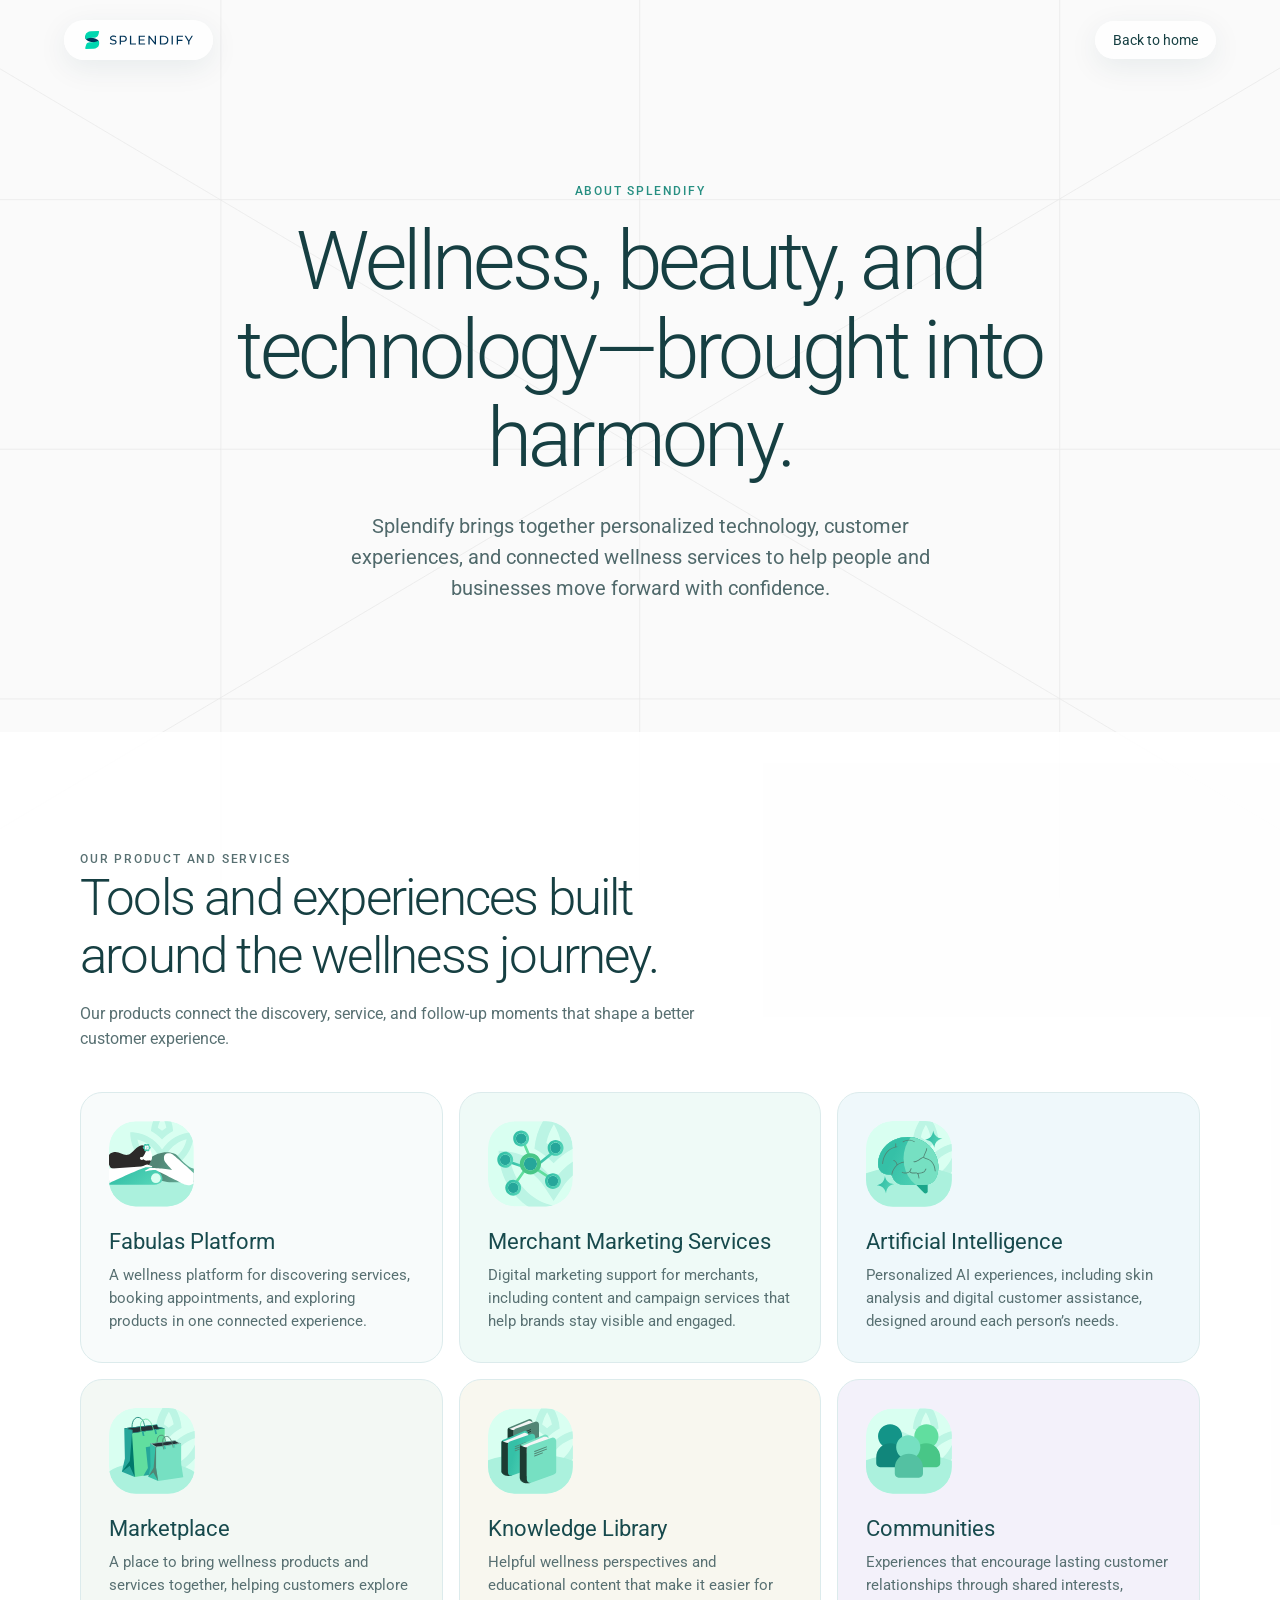
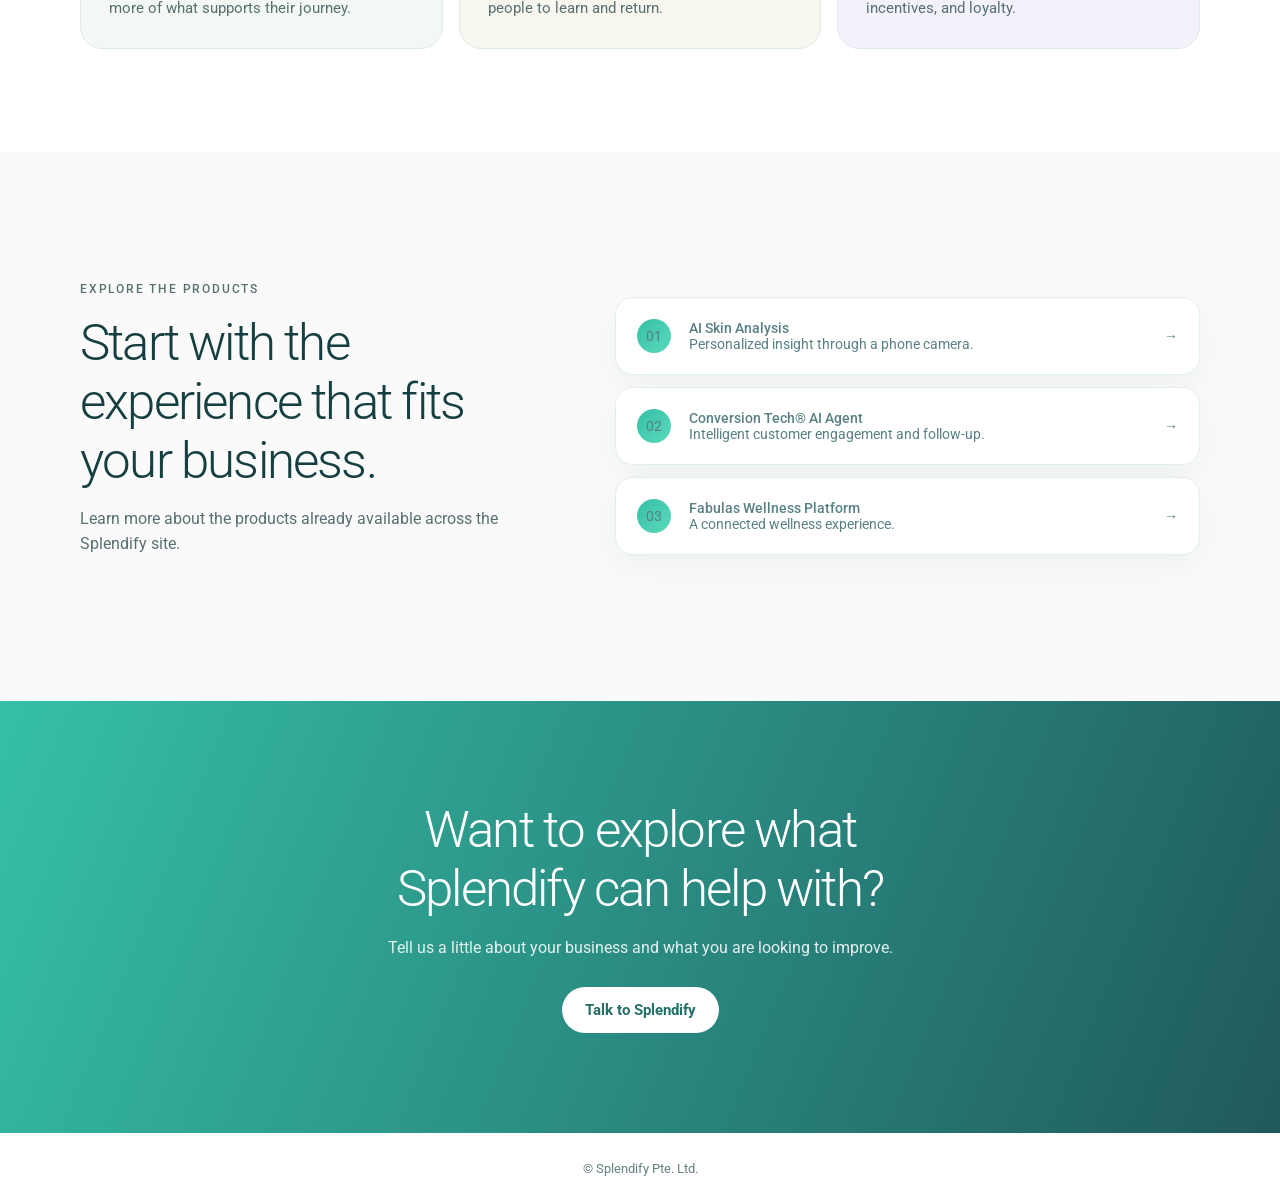
<file: about.html>
<!DOCTYPE html>
<html lang="en">
<head>
    <meta charset="UTF-8">
    <meta name="viewport" content="width=device-width, initial-scale=1.0">
    <title>About Splendify</title>
    <link rel="preconnect" href="https://fonts.googleapis.com">
    <link rel="preconnect" href="https://fonts.gstatic.com" crossorigin>
    <link href="https://fonts.googleapis.com/css2?family=Roboto:ital,wght@0,300;0,400;0,500;0,700&display=swap" rel="stylesheet">
    <link rel="icon" href="splendify-icon.svg" type="image/svg+xml">
    <style>
        * { box-sizing: border-box; }
        html { scroll-behavior: smooth; }
        body { margin: 0; color: #163f42; background: #fafafa; font-family: Roboto, sans-serif; }
        p { line-height: 1.55; }
        .background { position: fixed; inset: 0; z-index: -1; width: 100%; height: 100%; object-fit: cover; opacity: .65; }
        header { display: flex; justify-content: space-between; align-items: center; padding: 20px clamp(20px, 5vw, 64px); }
        .brand, .home { background: rgba(255,255,255,.8); border-radius: 999px; box-shadow: 0 8px 30px rgba(18,67,72,.08); }
        .brand { padding: 11px 20px; line-height: 0; }
        .brand img { height: 18px; }
        .home { padding: 11px 18px; color: #163f42; font-size: 14px; text-decoration: none; }
        .hero { width: min(1000px, calc(100% - 40px)); margin: clamp(40px, 8vw, 110px) auto clamp(72px, 10vw, 130px); text-align: center; }
        .eyebrow { margin: 0 0 16px; color: #278f82; font-size: 12px; letter-spacing: .15em; font-weight: 500; }
        h1 { max-width: 850px; margin: 0 auto; font-size: clamp(44px, 7vw, 82px); line-height: 1.08; letter-spacing: -.045em; font-weight: 300; }
        .hero-copy { max-width: 620px; margin: 28px auto 0; color: #50696b; font-size: clamp(17px, 2vw, 20px); }
        .services { background: rgba(255,255,255,.9); padding: clamp(56px, 8vw, 110px) max(20px, calc((100% - 1120px) / 2)); }
        .section-heading { max-width: 650px; margin-bottom: 40px; }
        h2 { margin: 0; font-size: clamp(34px, 4vw, 52px); line-height: 1.15; font-weight: 300; letter-spacing: -.035em; }
        .section-heading p { margin: 16px 0 0; color: #587072; }
        .service-grid { display: grid; grid-template-columns: repeat(3, 1fr); gap: 16px; }
        .service { display: flex; flex-direction: column; min-height: 250px; padding: 28px; border: 1px solid #dcebec; border-radius: 22px; background: #f8fbfb; }
        .service:nth-child(2) { background: #effaf7; } .service:nth-child(3) { background: #eff8fb; } .service:nth-child(4) { background: #f3f8f4; } .service:nth-child(5) { background: #f8f7ef; } .service:nth-child(6) { background: #f3f1fa; }
        .service-icon { display: block; width: 86px; height: 86px; margin-bottom: 22px; object-fit: contain; object-position: left center; }
        h3 { margin: 0 0 10px; color: #174a4d; font-size: 22px; font-weight: 400; }
        .service p:last-child { margin: 0; color: #587072; font-size: 15px; }
        .products { display: grid; grid-template-columns: minmax(0, .85fr) minmax(0, 1.15fr); gap: clamp(35px, 8vw, 110px); align-items: center; width: min(1120px, calc(100% - 40px)); margin: clamp(68px, 10vw, 130px) auto; }
        .products-copy > p { max-width: 460px; color: #587072; }
        .product-links { display: grid; gap: 12px; }
        .product-link { display: grid; grid-template-columns: auto 1fr auto; align-items: center; gap: 18px; padding: 21px; color: #163f42; text-decoration: none; background: white; border: 1px solid #e0eeee; border-radius: 18px; box-shadow: 0 12px 32px rgba(16,76,80,.05); }
        .product-link:hover { border-color: #87d6c7; transform: translateY(-2px); }
        .product-mark { display: grid; place-items: center; width: 34px; height: 34px; color: #fff; background: linear-gradient(135deg, #35c0a7, #5bd9bb); border-radius: 50%; font-size: 14px; }
        .product-link strong { font-weight: 500; } .product-link span { color: #588084; font-size: 14px; } .arrow { color: #328d83; font-size: 22px; }
        .cta { padding: clamp(55px, 8vw, 100px) 20px; color: white; text-align: center; background: linear-gradient(112deg, #35c0a7, #20595e); }
        .cta h2 { max-width: 620px; margin: auto; } .cta p { max-width: 540px; margin: 18px auto 26px; color: rgba(255,255,255,.88); }
        .cta a { display: inline-block; padding: 14px 23px; border-radius: 999px; background: white; color: #246f67; text-decoration: none; font-weight: 700; font-size: 15px; }
        footer { padding: 28px 20px; color: #668083; text-align: center; font-size: 13px; background: white; }
        @media (max-width: 800px) { .service-grid { grid-template-columns: 1fr; } .service { min-height: 205px; } .products { grid-template-columns: 1fr; } }
    </style>
</head>
<body>
    <img class="background" src="linebg.svg" alt="">
    <header><a class="brand" href="index.html" aria-label="Splendify home"><img src="splendify.svg" alt="Splendify"></a><a class="home" href="index.html">Back to home</a></header>
    <main>
        <section class="hero"><p class="eyebrow">ABOUT SPLENDIFY</p><h1>Wellness, beauty, and technology—brought into harmony.</h1><p class="hero-copy">Splendify brings together personalized technology, customer experiences, and connected wellness services to help people and businesses move forward with confidence.</p></section>
        <section class="services" aria-labelledby="services-heading"><div class="section-heading"><p class="eyebrow">OUR PRODUCT AND SERVICES</p><h2>Tools and experiences built around the wellness journey.</h2><p>Our products connect the discovery, service, and follow-up moments that shape a better customer experience.</p></div><div class="service-grid">
            <article class="service"><img class="service-icon" src="about-icons/fabulas-platform.svg" alt="Fabulas Platform illustration"><h3>Fabulas Platform</h3><p>A wellness platform for discovering services, booking appointments, and exploring products in one connected experience.</p></article>
            <article class="service"><img class="service-icon" src="about-icons/merchants-marketing.svg" alt="Merchant Marketing Services illustration"><h3>Merchant Marketing Services</h3><p>Digital marketing support for merchants, including content and campaign services that help brands stay visible and engaged.</p></article>
            <article class="service"><img class="service-icon" src="about-icons/artificial-intelligence.svg" alt="Artificial Intelligence illustration"><h3>Artificial Intelligence</h3><p>Personalized AI experiences, including skin analysis and digital customer assistance, designed around each person’s needs.</p></article>
            <article class="service"><img class="service-icon" src="about-icons/marketplace.svg" alt="Marketplace illustration"><h3>Marketplace</h3><p>A place to bring wellness products and services together, helping customers explore more of what supports their journey.</p></article>
            <article class="service"><img class="service-icon" src="about-icons/knowledge.svg" alt="Knowledge Library illustration"><h3>Knowledge Library</h3><p>Helpful wellness perspectives and educational content that make it easier for people to learn and return.</p></article>
            <article class="service"><img class="service-icon" src="about-icons/community.svg" alt="Communities illustration"><h3>Communities</h3><p>Experiences that encourage lasting customer relationships through shared interests, incentives, and loyalty.</p></article>
        </div></section>
        <section class="products" aria-labelledby="products-heading"><div class="products-copy"><p class="eyebrow">EXPLORE THE PRODUCTS</p><h2 id="products-heading">Start with the experience that fits your business.</h2><p>Learn more about the products already available across the Splendify site.</p></div><nav class="product-links" aria-label="Splendify products"><a class="product-link" href="aiskin.html"><span class="product-mark">01</span><span><strong>AI Skin Analysis</strong><br><span>Personalized insight through a phone camera.</span></span><span class="arrow">→</span></a><a class="product-link" href="aiagent.html"><span class="product-mark">02</span><span><strong>Conversion Tech® AI Agent</strong><br><span>Intelligent customer engagement and follow-up.</span></span><span class="arrow">→</span></a><a class="product-link" href="fabulas.html"><span class="product-mark">03</span><span><strong>Fabulas Wellness Platform</strong><br><span>A connected wellness experience.</span></span><span class="arrow">→</span></a></nav></section>
        <section class="cta"><h2>Want to explore what Splendify can help with?</h2><p>Tell us a little about your business and what you are looking to improve.</p><a href="wellness.html">Talk to Splendify</a></section>
    </main>
    <footer>© Splendify Pte. Ltd.</footer>
</body>
</html>
</file>
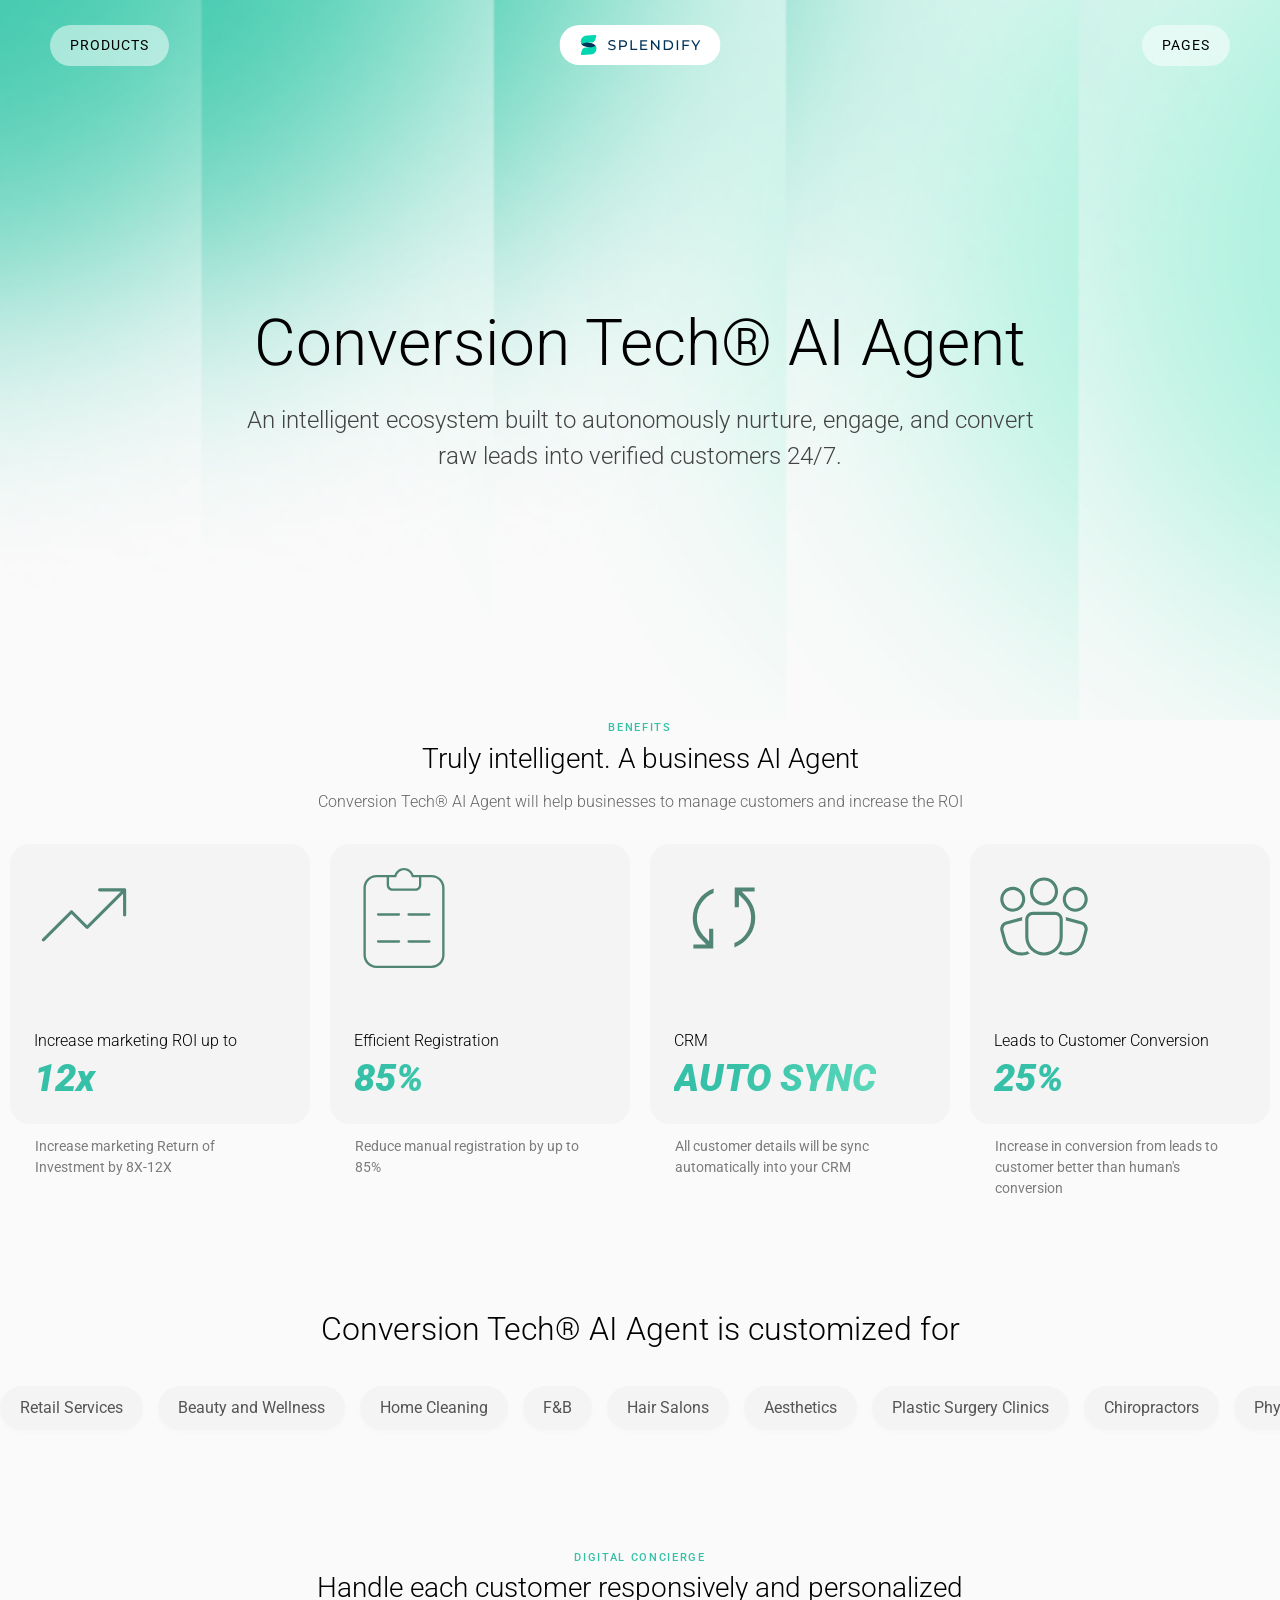
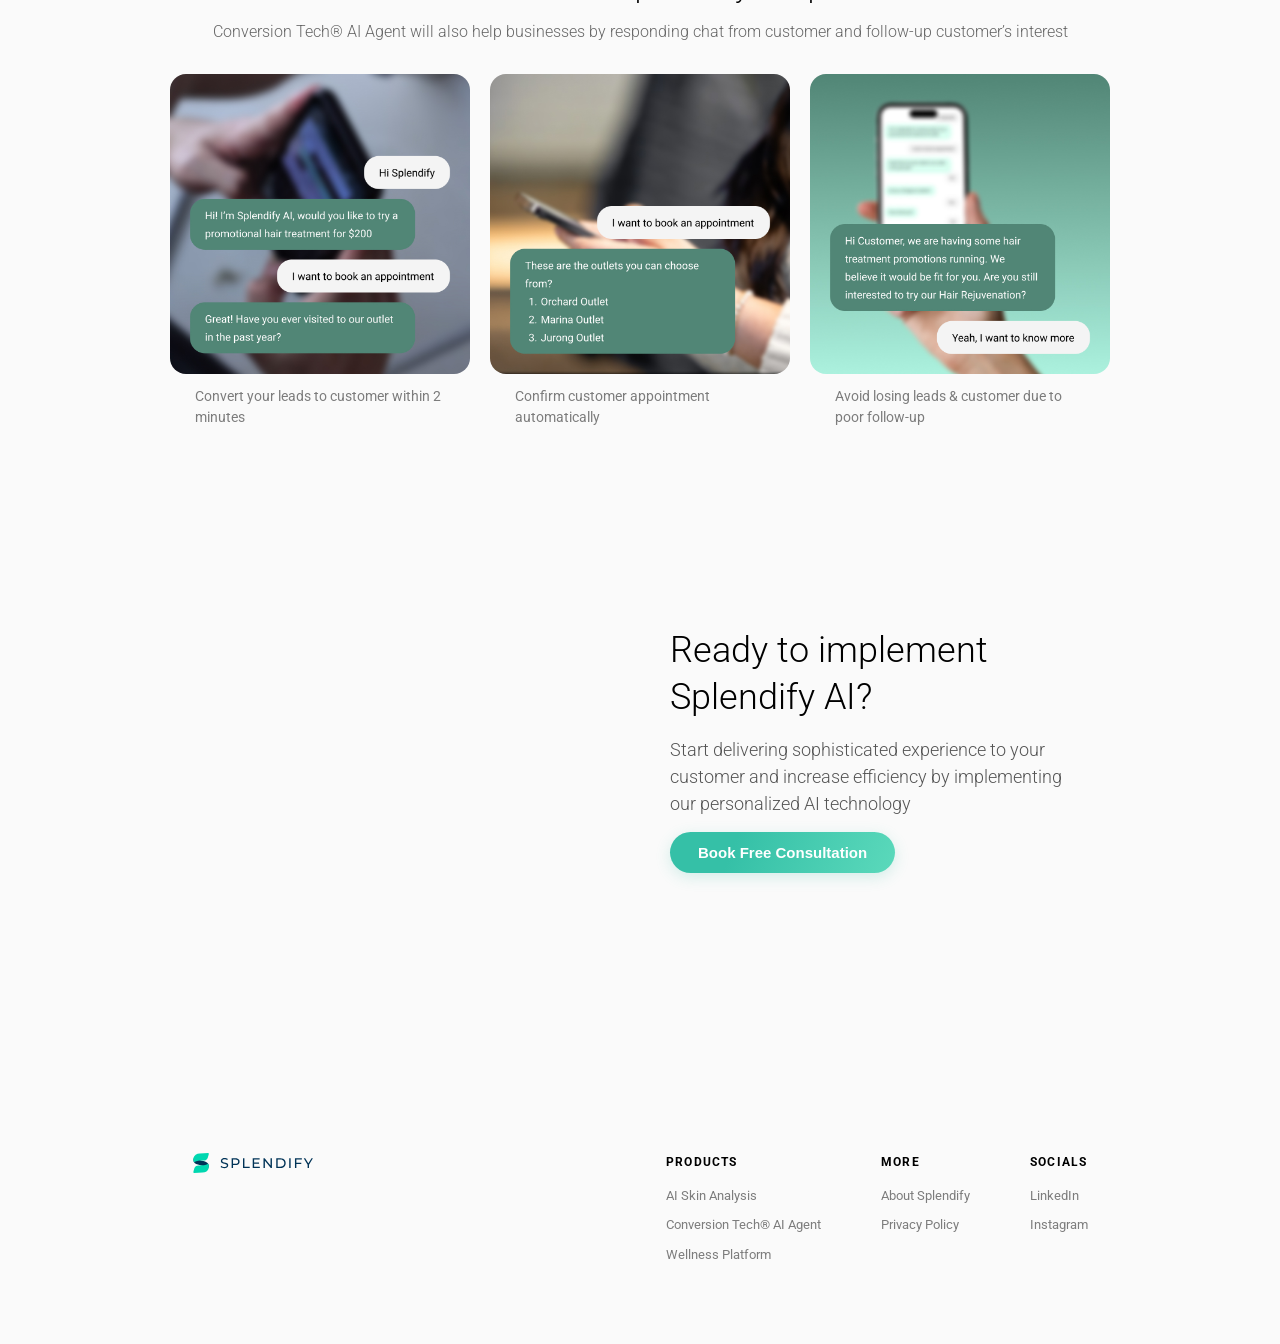
<file: aiagent.html>
<!DOCTYPE html>
<html lang="en">

<head>
    <meta charset="UTF-8">
    <meta name="viewport" content="width=device-width, initial-scale=1.0">
    <title>Conversion Tech® AI Agent</title>
    <link rel="preconnect" href="https://fonts.googleapis.com">
    <link rel="preconnect" href="https://fonts.gstatic.com" crossorigin>
    <link href="https://fonts.googleapis.com/css2?family=Roboto:ital,wght@0,100..900;1,100..900&display=swap"
        rel="stylesheet">
    <link rel="icon" href="splendify-icon.svg" type="image/x-icon">
</head>
<style>
    * {
        box-sizing: border-box;
    }

    h1,
    h2,
    p {
        margin: 0;
    }

    body {
        font-family: 'Roboto';
        margin: 0;
        padding: 0;
        line-height: 1.5;
        width: 100%;
        background: #fafafa;
        overflow-x: hidden;
    }

    img,
    video {
        max-width: 100%;
        height: auto;
    }
</style>

<body>
    <header>
        <div class="menu-bar" id="products-menu-bar">
            <p class="menu title">Products</p>
            <a class="menu" id="menu-skin" href="aiskin.html">AI Skin Analysis</a>
            <a class="menu" id="menu-agent" href="aiagent.html">Conversion Tech® AI Agent</a>
            <a class="menu" id="menu-platform" href="fabulas.html">Wellness Platform</a>
        </div>
        <img src="splendify.svg" alt="splendify" id="header-logo">
        <div class="menu-bar" style="align-items: end;" id="pages-menu-bar">
            <p class="menu title">PAGES</p>
            <a class="menu" id="menu-about" href="about.html">About Splendify</a>
            <a class="menu" id="menu-privacy" href="privacy-policy.html">Privacy Policy</a>
        </div>
        <style>
            header {
                position: fixed;
                top: 0;
                left: 0;
                display: flex;
                flex-direction: row;
                align-items: start;
                justify-content: space-between;
                width: 100%;
                padding: 25px 50px;
                box-sizing: border-box;
                /* Mencegah overflow horizontal */
                z-index: 100;
            }

            .menu {
                display: none;
                flex-direction: row;
                align-items: center;
                background-color: rgba(255, 255, 255, 0.5);
                width: fit-content;
                height: fit-content;
                backdrop-filter: blur(10px);
                -webkit-backdrop-filter: blur(10px);
                border-radius: 100px;
                padding: 10px 20px;
                letter-spacing: 1px;
                font-size: 14px;
                font-weight: 400;
                text-transform: uppercase;
                cursor: pointer;
                transition: all 0.3s ease;
                text-decoration: none;
                color: #000;
            }

            .menu:hover {
                background-color: rgba(255, 255, 255, 1);
                font-weight: 600;
            }

            .menu p {
                margin: 0;
            }

            .title {
                display: flex;
            }

            .menu-bar {
                display: flex;
                flex-direction: column;
                gap: 10px;
                font-size: 14px;
                font-weight: 400;
                text-transform: uppercase;
            }

            #header-logo {
                padding: 10px 20px;
                background: white;
                border-radius: 100px;
                height: 40px;
                position: fixed;
                left: 50%;
                transform: translateX(-50%);
            }
            @media screen and (max-width: 1000px) {
                header {
                    display: none;
                }
            }
        </style>
        <script>
            const productsMenuBar = document.getElementById('products-menu-bar');
            const pagesMenuBar = document.getElementById('pages-menu-bar');
            const headerLogo = document.getElementById('header-logo');

            productsMenuBar.addEventListener('mouseenter', () => {
                document.getElementById('menu-skin').style.display = 'flex';
                document.getElementById('menu-agent').style.display = 'flex';
                document.getElementById('menu-platform').style.display = 'flex';
            });

            productsMenuBar.addEventListener('mouseleave', () => {
                document.getElementById('menu-skin').style.display = 'none';
                document.getElementById('menu-agent').style.display = 'none';
                document.getElementById('menu-platform').style.display = 'none';
            });

            pagesMenuBar.addEventListener('mouseenter', () => {
                document.getElementById('menu-about').style.display = 'flex';
                document.getElementById('menu-privacy').style.display = 'flex';
            });

            pagesMenuBar.addEventListener('mouseleave', () => {
                document.getElementById('menu-about').style.display = 'none';
                document.getElementById('menu-privacy').style.display = 'none';
            });

            headerLogo.addEventListener('click', () => {
                window.location.href = 'index.html';
            });
        </script>
    </header>

    <section id="hero">
        <div id="hero-text">
            <h1>Conversion Tech® <br class="mobile-break"> AI Agent</h1>
            <p>An intelligent ecosystem built to autonomously nurture, engage, and convert raw leads into verified
                customers 24/7.</p>
        </div>
        <style>
            #hero {
                width: 100%;
                min-height: 70vh;
                display: flex;
                flex-direction: column;
                align-items: center;
                justify-content: center;
                padding: 120px 20px 60px 20px;
                background-image: url(lines.jpg);
                background-size: cover;
                background-repeat: no-repeat;
                background-position: center;
                text-align: center;
            }

            #hero h1 {
                font-size: 32px;
                font-weight: 300;
                line-height: 120%;
                margin-bottom: 20px;
            }

            #hero p {
                font-size: 16px;
                font-weight: 300;
                max-width: 600px;
                color: #444;
            }

            .mobile-break {
                display: block;
            }

            @media screen and (min-width: 768px) {
                #hero {
                    min-height: 80vh;
                    padding: 140px 10% 80px 10%;
                }

                #hero h1 {
                    font-size: 52px;
                }

                #hero p {
                    font-size: 20px;
                }

                .mobile-break {
                    display: none;
                }
            }

            @media screen and (min-width: 1024px) {
                #hero h1 {
                    font-size: 64px;
                }

                #hero p {
                    font-size: 24px;
                    max-width: 800px;
                }
            }
        </style>
    </section>

    <section class="explanation">
        <div class="explanation-intro">
            <p class="intro-label">Benefits</p>
            <h2 class="intro-title">Truly intelligent. A business AI Agent</h2>
            <p class="explanation-description">Conversion Tech® AI Agent will help businesses to manage customers and
                increase the ROI</p>
        </div>
        <div class="slider">
            <div class="slider-cell">
                <div class="slider-box">
                    <img src="roi.svg" alt="" class="cell-image">
                    <div class="box-text-wrap">
                        <p class="box-text">Increase marketing ROI up to</p>
                        <p class="box-number">12x</p>
                    </div>
                </div>
                <div class="slider-text-wrap">
                    <p class="slider-text">Increase marketing Return of Investment by 8X-12X</p>
                </div>
            </div>
            <div class="slider-cell">
                <div class="slider-box">
                    <img src="form.svg" alt="" class="cell-image">
                    <div class="box-text-wrap">
                        <p class="box-text">Efficient Registration</p>
                        <p class="box-number">85%</p>
                    </div>
                </div>
                <div class="slider-text-wrap">
                    <p class="slider-text">Reduce manual registration by up to 85%</p>
                </div>
            </div>
            <div class="slider-cell">
                <div class="slider-box">
                    <img src="server.svg" alt="" class="cell-image">
                    <div class="box-text-wrap">
                        <p class="box-text">CRM</p>
                        <p class="box-number">AUTO SYNC</p>
                    </div>
                </div>
                <div class="slider-text-wrap">
                    <p class="slider-text">All customer details will be sync automatically into your CRM</p>
                </div>
            </div>
            <div class="slider-cell">
                <div class="slider-box">
                    <img src="customer.svg" alt="" class="cell-image">
                    <div class="box-text-wrap">
                        <p class="box-text">Leads to Customer Conversion</p>
                        <p class="box-number">25%</p>
                    </div>
                </div>
                <div class="slider-text-wrap">
                    <p class="slider-text">Increase in conversion from leads to customer better than human's conversion
                    </p>
                </div>
            </div>
        </div>
        </div>
        <style>
            .explanation {
                display: flex;
                flex-direction: column;
                gap: 30px;
            }

            .explanation-intro {
                display: flex;
                flex-direction: column;
                align-items: center;
                text-align: center;
                gap: 5px;
                margin: 0 auto;
            }

            .intro-label {
                font-weight: 500;
                font-size: 11px;
                letter-spacing: 0.15em;
                color: #35C0A7;
                text-transform: uppercase;
            }

            .intro-title {
                font-size: 28px;
                line-height: 120%;
                font-weight: 300;
            }

            .explanation-description {
                padding-top: 10px;
                font-size: 16px;
                color: #666;
                line-height: 150%;
                font-weight: 300;
            }

            .slider {
                display: flex;
                flex-direction: row;
                gap: 20px;
                overflow-x: scroll;
                margin: 0 auto;
            }

            .slider-cell {
                display: flex;
                flex-direction: column;
                gap: 12px;
                min-width: 280px;
                scroll-snap-align: start;
                max-width: 300px;
            }

            .slider-box {
                height: 280px;
                width: 100%;
                background-color: #F4F4F4;
                border-radius: 20px;
                display: flex;
                flex-direction: column;
                align-items: flex-start;
                justify-content: space-between;
                padding: 24px;
            }

            .cell-image {
                width: 100px;
                height: 100px;
            }

            .slider-text-wrap {
                padding: 0 25px;
            }

            .slider-text {
                font-size: 14px;
                line-height: 150%;
                opacity: 0.5;
            }

            .box-text {
                font-weight: 300;
                font-size: 16px;
                margin-bottom: 5px;
            }

            .box-number {
                font-style: italic;
                font-weight: 900;
                font-size: 38px;
                background: linear-gradient(111.83deg, #35C0A7 28.6%, #5BD9BB 100%);
                -webkit-background-clip: text;
                -webkit-text-fill-color: transparent;
                background-clip: text;
                line-height: 110%;
            }
            @media screen and (max-width: 800px) {
                .slider {
                    padding: 0px 50px;
                    width: 100%;
                }
                .explanation-intro {
                    padding: 0px 50px;
                }
            }
        </style>
        </div>

        <section id="labels">
            <h2>Conversion Tech® AI Agent <br class="mobile-break"> is customized for</h2>
            <div class="labels-container">
                <div class="labels-track">
                    <div class="labels-wrap">
                        <p class="label">Retail Services</p>
                        <p class="label">Beauty and Wellness</p>
                        <p class="label">Home Cleaning</p>
                        <p class="label">F&B</p>
                        <p class="label">Hair Salons</p>
                        <p class="label">Aesthetics</p>
                        <p class="label">Plastic Surgery Clinics</p>
                        <p class="label">Chiropractors</p>
                        <p class="label">Physiotherapists</p>
                        <p class="label">Gyms</p>
                        <p class="label">Yoga & Fitness Studio</p>
                        <p class="label">TCM Clinics</p>
                        <p class="label">Medical</p>
                        <p class="label">Supplement Company</p>
                    </div>
                    <div class="labels-wrap">
                        <p class="label">Retail Services</p>
                        <p class="label">Beauty and Wellness</p>
                        <p class="label">Home Cleaning</p>
                        <p class="label">F&B</p>
                        <p class="label">Hair Salons</p>
                        <p class="label">Aesthetics</p>
                        <p class="label">Plastic Surgery Clinics</p>
                        <p class="label">Chiropractors</p>
                        <p class="label">Physiotherapists</p>
                        <p class="label">Gyms</p>
                        <p class="label">Yoga & Fitness Studio</p>
                        <p class="label">TCM Clinics</p>
                        <p class="label">Medical</p>
                        <p class="label">Supplement Company</p>
                    </div>
                </div>
            </div>
            <style>
                #labels {
                    display: flex;
                    flex-direction: column;
                    gap: 25px;
                    padding: 60px 0;
                    width: 100%;
                }

                #labels h2 {
                    font-size: 24px;
                    font-weight: 300;
                    text-align: center;
                    padding: 0 20px;
                    line-height: 130%;
                }

                .labels-container {
                    width: 100%;
                    overflow: hidden;
                    padding: 10px 0;
                }

                .labels-track {
                    display: flex;
                    align-items: center;
                    gap: 15px;
                    width: max-content;
                    animation: scroll-left 25s linear infinite;
                }

                .labels-wrap {
                    display: flex;
                    flex-direction: row;
                    gap: 15px;
                }

                .labels-track:hover {
                    animation-play-state: paused;
                }

                .label {
                    width: fit-content;
                    text-wrap: nowrap;
                    padding: 10px 20px;
                    background-color: #f4f4f4;
                    border-radius: 100px;
                    font-size: 14px;
                    color: #555;
                    box-shadow: 0 2px 5px rgba(0, 0, 0, 0.02);
                }

                @keyframes scroll-left {
                    0% {
                        transform: translateX(0);
                    }

                    100% {
                        transform: translateX(-50%);
                    }
                }

                @media screen and (min-width: 768px) {
                    #labels {
                        padding: 80px 0;
                    }

                    #labels h2 {
                        font-size: 32px;
                    }

                    .label {
                        font-size: 16px;
                    }
                }
            </style>
        </section>

        <section class="explanation">
            <div class="explanation-intro">
                <p class="intro-label">Digital Concierge</p>
                <h2 class="intro-title">Handle each customer responsively and personalized</h2>
                <p class="explanation-description">Conversion Tech® AI Agent will also help businesses by responding
                    chat from customer and follow-up customer’s interest</p>
            </div>
                <div class="slider image-slider">
                    <div class="slider-cell row-cell">
                        <div class="img-wrapper">
                            <img src="leads.jpg" alt="" class="slider-image">
                        </div>
                        <div class="slider-text-wrap">
                            <p class="slider-text">Convert your leads to customer within 2 minutes</p>
                        </div>
                    </div>
                    <div class="slider-cell row-cell">
                        <div class="img-wrapper">
                            <img src="appointment.jpg" alt="" class="slider-image">
                        </div>
                        <div class="slider-text-wrap">
                            <p class="slider-text">Confirm customer appointment automatically</p>
                        </div>
                    </div>
                    <div class="slider-cell row-cell">
                        <div class="img-wrapper">
                            <img src="followup.jpg" alt="" class="slider-image">
                        </div>
                        <div class="slider-text-wrap">
                            <p class="slider-text">Avoid losing leads & customer due to poor follow-up</p>
                        </div>
                    </div>
                </div>
            <style>
                .img-wrapper {
                    width: 100%;
                    aspect-ratio: 1/1;
                    border-radius: 16px;
                    overflow: hidden;
                }

                .slider-image {
                    width: 100%;
                    height: 100%;
                    object-fit: cover;
                }
            </style>
        </section>

        <section id="contact">
            <div class="video-container">
                <video src="aiagent.mp4" autoplay loop muted></video>
            </div>
            <div class="contact-text">
                <h2>Ready to implement Splendify AI?</h2>
                <p>Start delivering sophisticated experience to your customer and increase efficiency by implementing
                    our personalized AI technology</p>
                <button class="contact-button" type="button" onclick="window.location.href='wellness.html'">Book Free Consultation</button>
            </div>
            <style>
                #contact {
                    display: flex;
                    flex-direction: column;
                    align-items: center;
                    justify-content: center;
                    width: 100%;
                }

                .video-container {
                    width: 100%;
                    max-width: 340px;
                    aspect-ratio: 1/1;
                    margin-bottom: 20px;
                }

                #contact video {
                    width: 100%;
                    height: 100%;
                    object-fit: cover;
                    border-radius: 20px;
                }

                .contact-text {
                    display: flex;
                    flex-direction: column;
                    gap: 15px;
                    text-align: center;
                    width: 100%;
                    max-width: 500px;
                }

                .contact-text p {
                    line-height: 150%;
                    font-size: 15px;
                    font-weight: 300;
                    color: #555;
                }

                .contact-text h2 {
                    font-size: 26px;
                    font-weight: 300;
                    line-height: 130%;
                }

                .contact-button {
                    display: inline-flex;
                    align-self: center;
                    justify-content: center;
                    align-items: center;
                    padding: 12px 28px;
                    background: linear-gradient(111.83deg, #35C0A7 28.6%, #5BD9BB 100%);
                    border-radius: 96px;
                    color: white;
                    font-weight: bold;
                    font-size: 15px;
                    border: none;
                    cursor: pointer;
                    box-shadow: 0 4px 15px rgba(53, 192, 167, 0.2);
                    transition: transform 0.2s;
                }

                .contact-button:hover {
                    transform: scale(1.02);
                }

                @media screen and (min-width: 768px) {
                    #contact {
                        padding: 60px 40px;
                    }

                    .contact-text h2 {
                        font-size: 36px;
                    }

                    .contact-text p {
                        font-size: 18px;
                    }

                    .video-container {
                        max-width: 400px;
                    }
                }

                @media screen and (min-width: 1024px) {
                    #contact {
                        flex-direction: row;
                        gap: 60px;
                        padding: 80px 15%;
                    }

                    .video-container {
                        max-width: 450px;
                        margin-bottom: 0;
                    }

                    .contact-text {
                        text-align: left;
                        max-width: 50%;
                    }

                    .contact-button {
                        align-self: flex-start;
                    }
                }
            </style>
        </section>

        <section id="footer">
            <div class="footer-brand">
                <img src="splendify.svg" alt="splendify" class="footer-logo">
            </div>
            <div id="footer-menus">
                <div class="footer-menu-list">
                    <p class="footer-menu-title">Products</p>
                    <a class="footer-menu" href="aiskin.html">AI Skin Analysis</a>
                    <a class="footer-menu" href="aiagent.html">Conversion Tech® AI Agent</a>
                    <a class="footer-menu" href="fabulas.html">Wellness Platform</a>
                </div>
                <div class="footer-menu-list">
                    <p class="footer-menu-title">More</p>
                    <a class="footer-menu" href="about.html">About Splendify</a>
                    <a class="footer-menu" href="privacy-policy.html">Privacy Policy</a>
                </div>
                <div class="footer-menu-list">
                    <p class="footer-menu-title">Socials</p>
                    <a class="footer-menu" target="_blank" href="https://sg.linkedin.com/company/splendify-pte-ltd">LinkedIn</a>
                    <a class="footer-menu" target="_blank" href="https://www.instagram.com/splendify_sg/">Instagram</a>
                </div>
            </div>
            <style>
                #footer {
                    display: flex;
                    flex-direction: column;
                    gap: 40px;
                    width: 100%;
                }

                .footer-logo {
                    max-width: 140px;
                }

                #footer-menus {
                    display: grid;
                    grid-template-columns: repeat(2, 1fr);
                    gap: 30px;
                    width: 100%;
                }

                .footer-menu-list {
                    display: flex;
                    flex-direction: column;
                    gap: 10px;
                }

                .footer-menu {
                    color: #00000080;
                    margin: 0;
                    font-size: 13px;
                    text-decoration: none;
                    transition: color 0.2s;
                }

                .footer-menu:hover {
                    color: #000;
                }

                .footer-menu-title {
                    font-size: 12px;
                    font-weight: 700;
                    letter-spacing: 0.1em;
                    text-transform: uppercase;
                    color: #000;
                    margin-bottom: 5px;
                }

                @media screen and (min-width: 768px) {
                    #footer {
                        padding: 60px 10%;
                    }

                    #footer-menus {
                        gap: 40px;
                    }
                }

                @media screen and (min-width: 1024px) {
                    #footer {
                        flex-direction: row;
                        justify-content: space-between;
                        align-items: start;
                        padding: 80px 15%;
                    }

                    #footer-menus {
                        display: flex;
                        flex-direction: row;
                        gap: 60px;
                        width: auto;
                    }

                    .footer-logo {
                        max-width: 180px;
                    }
                }
            </style>
        </section>
        <section id="nav-sidebar">
        <div id="nav-sidebar-header">
            <img src="splendify.svg" alt="splendify" class="nav-sidebar-logo">
            <img src="close.svg" alt="close" id="close">
        </div>
        <div id="nav-sidebar-menus">
            <div class="nav-sidebar-menu-list">
                <a class="menu-label">Products</a>
                <a class="nav-sidebar-menu" href="aiskin.html">AI Skin Analysis</a>
                <a class="nav-sidebar-menu" href="aiagent.html">Conversion Tech® AI Agent</a>
                <a class="nav-sidebar-menu" href="fabulas.html">Wellness Platform</a>
            </div>
            <div class="nav-sidebar-menu-list">
                <a class="menu-label">Pages</a>
                <a class="nav-sidebar-menu" href="about.html">About Splendify</a>
                <a class="nav-sidebar-menu" href="privacy-policy.html">Privacy Policy</a>
            </div>
        </div>
        <style>
            #nav-sidebar {
                display: none;
                flex-direction: column;
                gap: 100px;
                align-items: start;
                padding: 20px 40px;
                width: 100svw;
                height: 100svh;
                background-color: rgba(255, 255, 255, 0.75);
                position: fixed;
                top: 0;
                z-index: 100;
                backdrop-filter: blur(50px);
                -webkit-backdrop-filter: blur(50px);
            }

            #nav-sidebar-header {
                display: flex;
                flex-direction: row;
                justify-content: space-between;
                align-items: center;
                width: 100%;
            }

            .nav-sidebar-logo {
                height: 20px;
            }

            #nav-sidebar-menus {
                display: flex;
                flex-direction: column;
                gap: 150px;
            }

            .nav-sidebar-menu-list {
                display: flex;
                flex-direction: column;
                gap: 50px;
            }

            .nav-sidebar-menu {
                color: #00000080;
                margin: 0;
                font-size: 16px;
                text-decoration: none;
            }

            .menu-label {
                font-size: 16px;
                letter-spacing: 15%;
                text-transform: uppercase;
            }
        </style>
    </section>
    <section id="nav-mobile">
        <img src="splendify.svg" alt="" class="logo">
        <img src="menu.svg" alt="menu" id="menu">
        <style>
            .logo {
                border-radius: 15px;
                backdrop-filter: blur(50px);
                -webkit-backdrop-filter: blur(50px);
                background-color: rgba(255, 255, 255, 0.75);
                padding: 10px 20px;
            }

            #menu {
                border-radius: 15px;
                backdrop-filter: blur(50px);
                -webkit-backdrop-filter: blur(50px);
                background-color: rgba(255, 255, 255, 0.75);
                padding: 10px 20px;
            }

            #nav-mobile {
                display: flex;
                flex-direction: row;
                justify-content: space-between;
                align-items: center;
                padding: 10px 20px;
                width: 100%;
                position: fixed;
                top: 0;
                z-index: 10;
            }
            @media screen and (min-width: 1000px) {
                #nav-mobile {
                    display: none;
                }
            }
        </style>
        <script>
            const menu = document.getElementById('menu');
            const sidebar = document.getElementById('nav-sidebar');
            const close = document.getElementById('close');

            menu.addEventListener('click', () => {
                sidebar.style.display = 'flex';
            });

            close.addEventListener('click', () => {
                sidebar.style.display = 'none';
            });

        </script>
    </section>
</body>

</html>
</file>
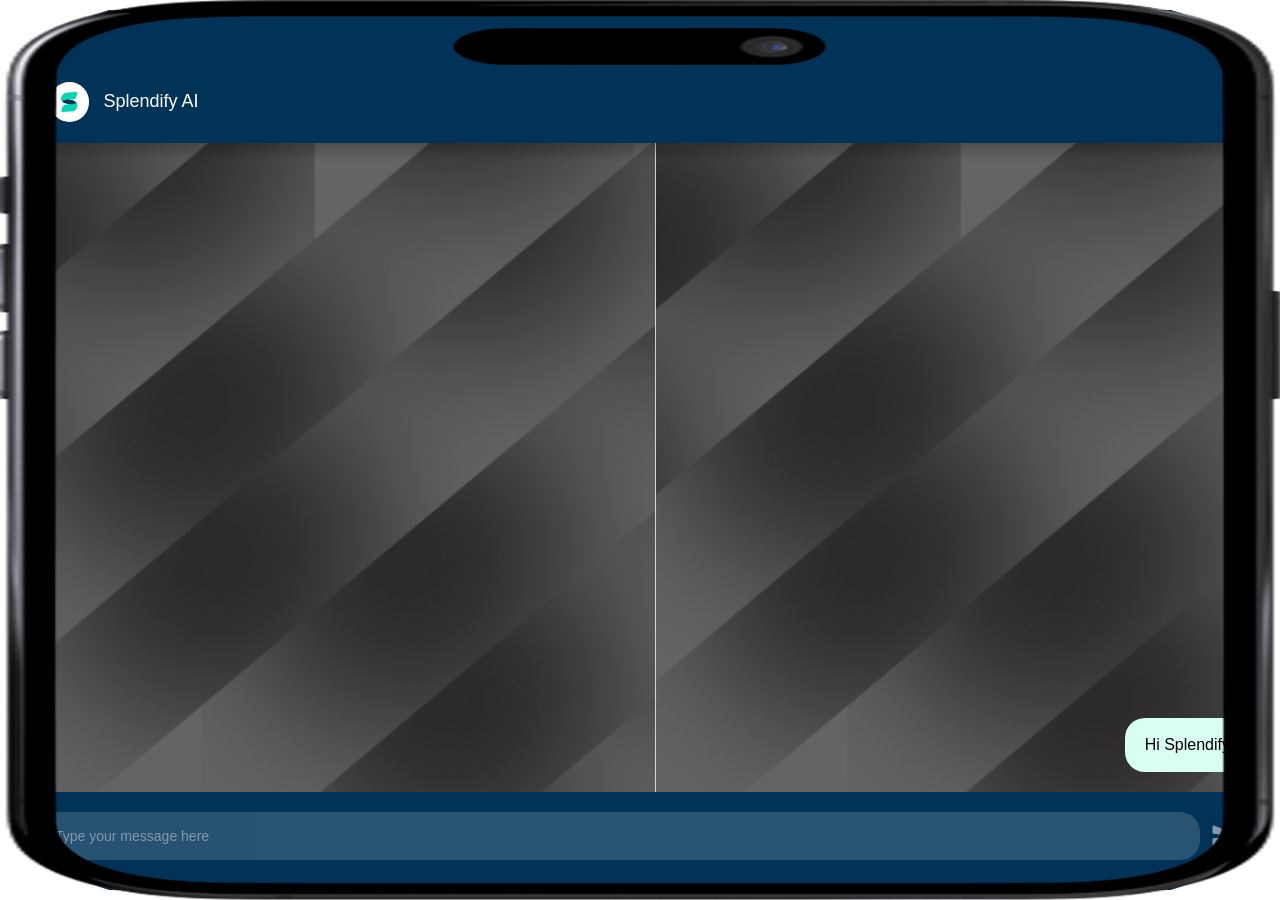
<file: chat.html>
<!DOCTYPE html>
<html lang="en">

<head>
    <meta charset="UTF-8">
    <meta name="viewport" content="width=device-width, initial-scale=1.0">
    <title>Chat Animation</title>
    <style>
        * {
            box-sizing: border-box;
        }

        body {
            font-family: Arial, sans-serif;
            margin: 0;
            padding: 0;
            line-height: 1.5;
            width: 100svw;
            height: 100svh;
            border-radius: 100px;
        }
    </style>
</head>

<body>
    <section id="canvas">
        <div class="header">
            <div id="logo-wrapper">
                <img class="header-logo" src="splendify-icon.svg" alt="splendify" class="header-logo">
            </div>
            <p>Splendify AI</p>
        </div>
        <div class="chat-container">
            <div class="spacer"></div>

            <p class="chat-right">Hi Splendify</p>
            <p class="chat-left">Hi! I'm Splendify AI, would you like to try a promotional hair treatment for $200</p>
            <p class="chat-right">I want to book an appointment</p>
            <p class="chat-left">Great! Have you ever visited to our outlet in the past year?</p>
            <p class="chat-right">No</p>
            <p class="chat-left">Are you a Singapore resident?</p>
            <p class="chat-right">No</p>
            <p class="chat-left">How old are you?</p>
            <p class="chat-right">35</p>
            <div class="chat-left">These are the outlets you can choose from
                <ol>
                    <li>Orchard Outlet</li>
                    <li>Marina Outlet</li>
                    <li>Jurong Outlet</li>
                </ol>
            </div>
            <p class="chat-right">Orchard</p>
            <p class="chat-left">Could you please specify a preferred date and time for your session at Orchard Outlet?
                The
                available times are 10am to 8pm hourly.</p>
            <p class="chat-right">10 June, 1pm</p>
            <p class="chat-left">Great! Your preferred time slot is available. Thank you for successfully reserving an
                appointment with Splendify.</p>
        </div>
        <div id="input-message">
            <input type="text" placeholder="Type your message here">
            <img src="send.svg" alt="">
            <style>
                #input-message {
                    display: flex;
                    flex-direction: row;
                    align-items: center;
                    padding: 20px 30px 30px 30px;
                    gap: 10px;
                    background: #003357;
                }

                #input-message input {
                    flex-grow: 1;
                    border: none;
                    padding: 15px;
                    border-radius: 20px;
                    background: #ffffff50;
                    color: white;
                    placeholder-color: white;
                    font-size: 16px;
                    opacity: 0.5;
                }

                #input-message input::placeholder {
                    color: white;
                    font-size: 14px;
                    letter-spacing: 2%;
                }

                #input-message img {
                    height: 30px;
                    opacity: 0.5;
                }
            </style>
        </div>
        <style>
            #canvas {
                display: flex;
                flex-direction: column;
                width: 100svw;
                height: 100svh;
                overflow: hidden;
                margin: auto auto;
                border-radius: 14%;
                padding: 10px;
            }
            #chat-background {
                width: 100%;
                height: 100%;
                object-fit: cover;
                position: absolute;
                top: 0;
                left: 0;
                z-index: -10;
            }

            #status-bar {
                height: 50px;
                width: 100svw;
                position: absolute;
                top: 15px;
                left: 0;
                z-index: -1;
            }

            .header {
                display: flex;
                flex-direction: row;
                align-items: center;
                gap: 15px;
                text-align: left;
                padding: 60px 40px 10px 40px;
                background: #003357;
                color: white;
                position: sticky;
                top: 0;
                width: 100%;
                z-index: 10;
                font-size: 18px;
                box-shadow: 0 10px 10px rgba(0, 0, 0, 0.2);
            }

            #logo-wrapper {
                display: flex;
                align-items: center;
                border-radius: 100px;
                background-color: white;
                padding: 10px;
            }

            .header-logo {
                height: 20px;
            }

            .chat-container {
                background: url(black-shift.jpg);
                display: flex;
                flex-direction: column;
                justify-content: end;
                gap: 15px;
                padding: 20px;
                height: 100%;
                width: 100%;
                flex-grow: 1;
                overflow-y: scroll;
            }

            /* Spacer untuk mendorong chat pertama ke bawah layar */
            .spacer {
                flex-grow: 1;
            }

            /* Animasi Bouncy Scale */
            @keyframes bounceIn {
                0% {
                    transform: scale(0);
                    opacity: 0;
                }

                60% {
                    transform: scale(1.1);
                    opacity: 1;
                }

                100% {
                    transform: scale(1);
                    opacity: 1;
                }
            }

            .chat-left,
            .chat-right {
                display: none;
                /* Sembunyikan elemen secara menyeluruh di awal */
                margin: 0;
                opacity: 0;
            }

            .chat-left.show {
                display: block;
                background-color: #ffffff;
                padding: 15px 20px;
                border-radius: 20px;
                max-width: 60%;
                align-self: flex-start;
                transform-origin: bottom left;
                animation: bounceIn 0.8s cubic-bezier(0.25, 0.5, 0.25, 1.5) forwards;
            }

            .chat-right.show {
                display: block;
                background-color: #D9FFF1;
                padding: 15px 20px;
                border-radius: 20px;
                max-width: 60%;
                align-self: flex-end;
                transform-origin: bottom right;
                animation: bounceIn 0.8s cubic-bezier(0.25, 0.5, 0.25, 1.5) forwards;
            }

            ol {
                margin: 0;
                padding-left: 20px;
            }
        </style>
        <script>
            const chats = document.querySelectorAll('.chat-left, .chat-right');
            const delay = 2000; // Jeda antar chat

            chats.forEach((chat, index) => {
                setTimeout(() => {
                    // Menambahkan class show untuk memicu kemunculan elemen dan animasi
                    chat.classList.add('show');

                    // Scroll otomatis ke bagian bawah layar setiap kali chat baru muncul
                    window.scrollTo({
                        top: document.body.scrollHeight,
                        behavior: 'smooth'
                    });
                }, index * delay);
            });

            // Reload halaman setelah chat terakhir muncul
            const totalDuration = (chats.length * delay) + 5000; // +5 detik agar chat terakhir terlihat sebelum reload
            setTimeout(() => {
                location.reload();
            }, totalDuration);
        </script>
    </section>
    <img src="iphone.png" alt="" id="iphone">
    <style>
        #iphone {
            position: fixed;
            top: 0;
            left: 0;
            width: 100svw;
            height: 100svh;
            z-index: 10;
        }
    </style>
</body>

</html>
</file>
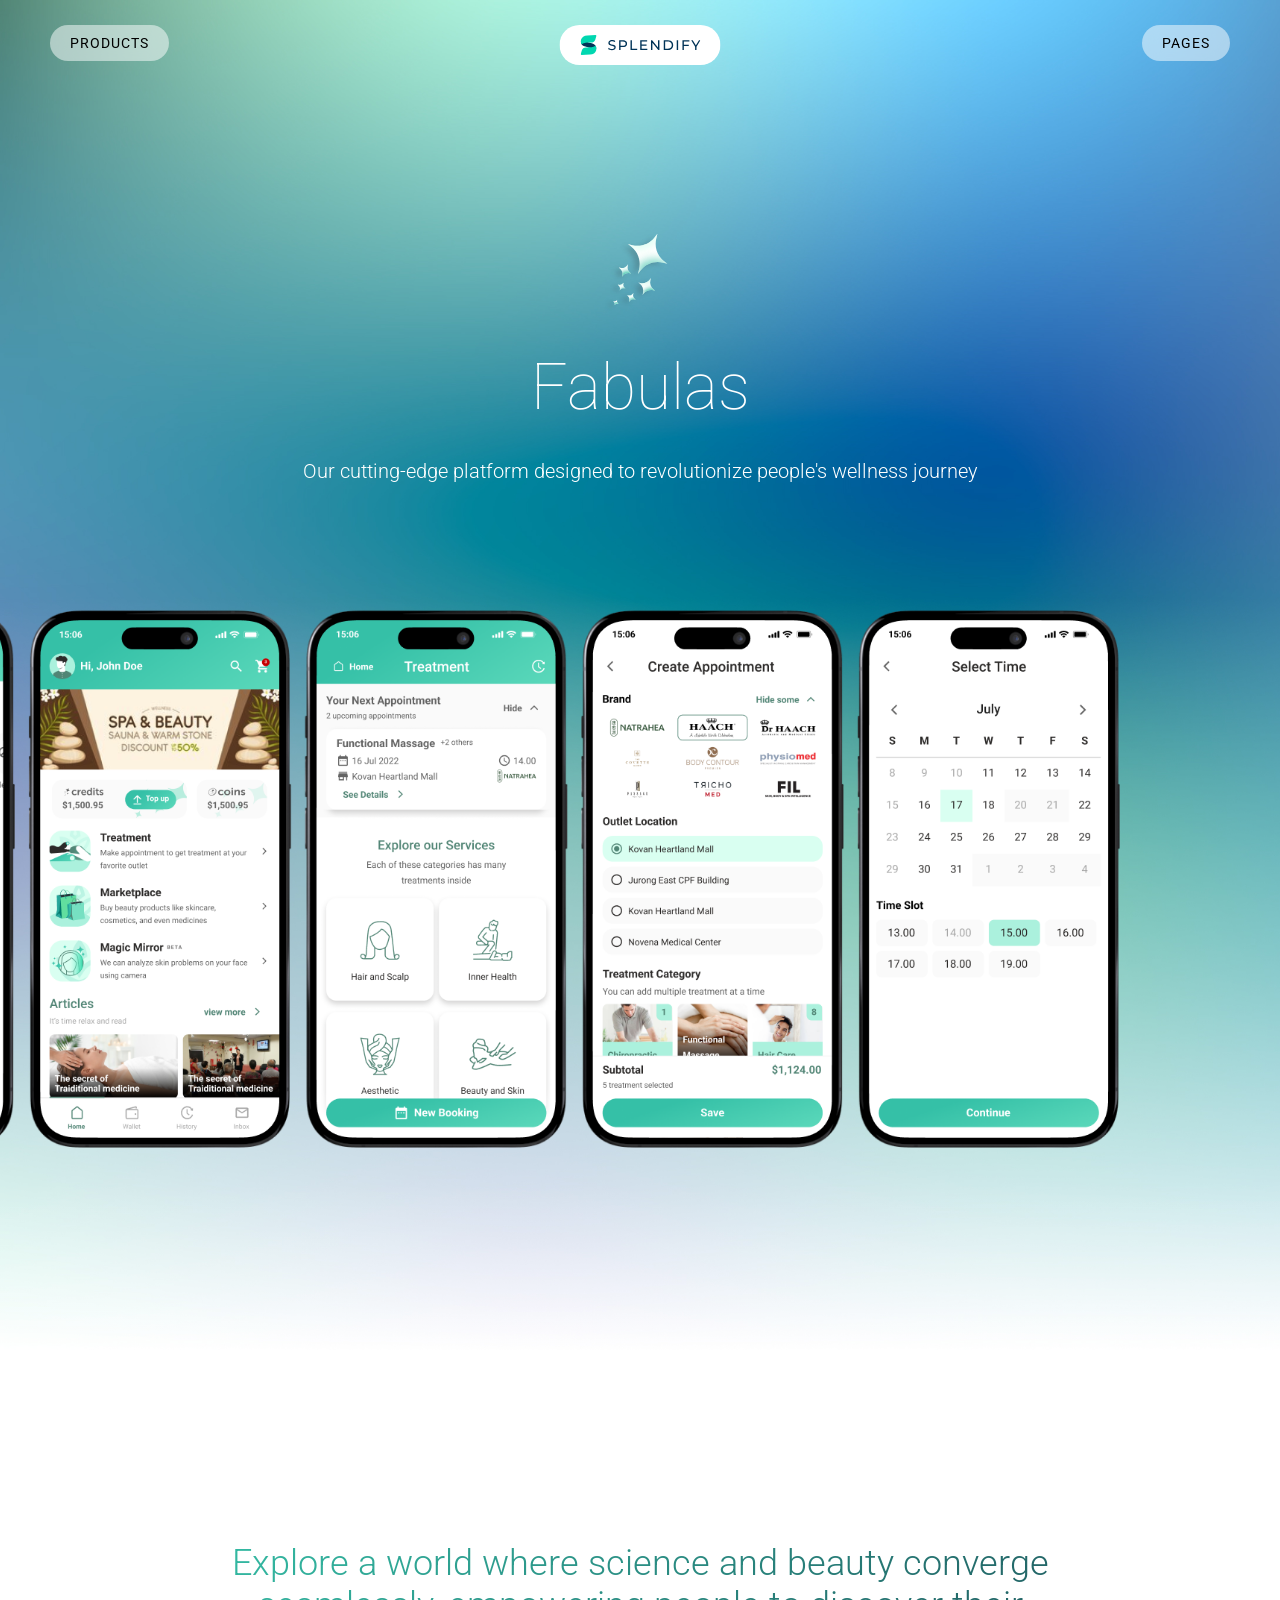
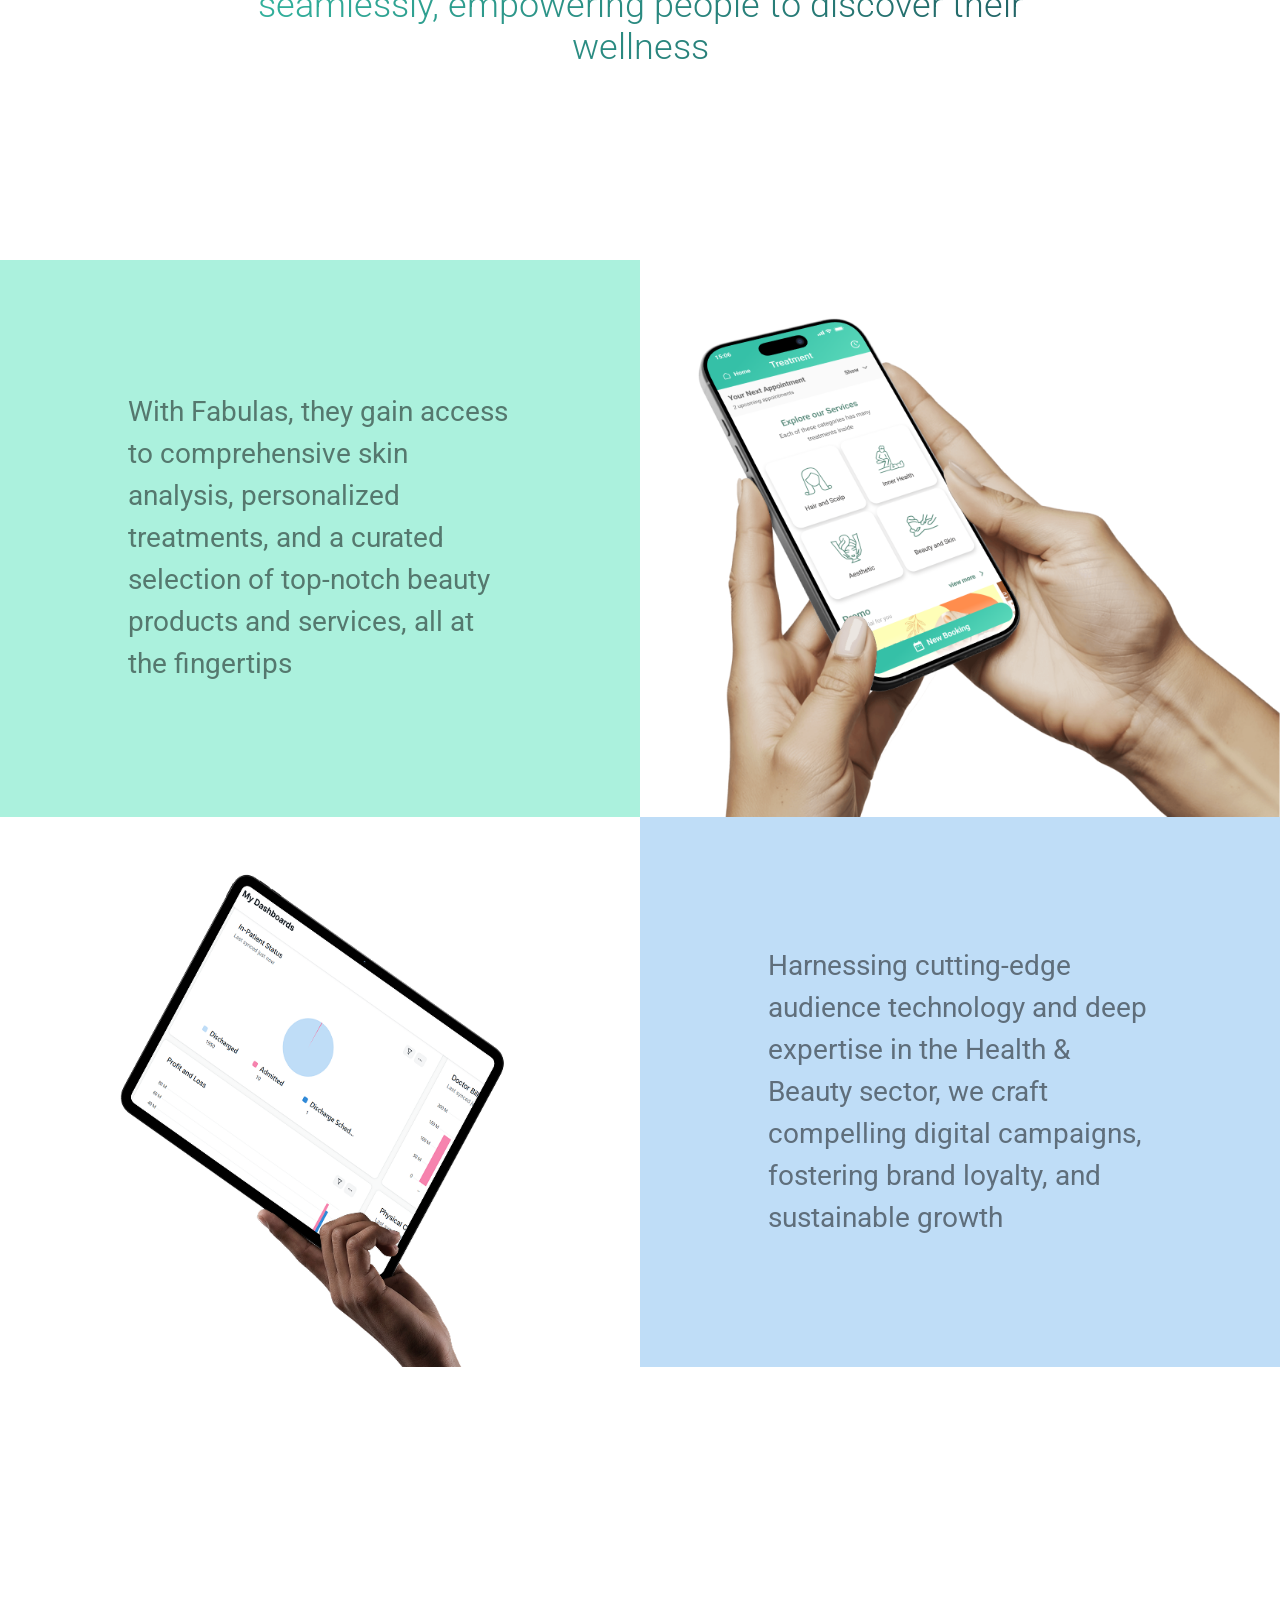
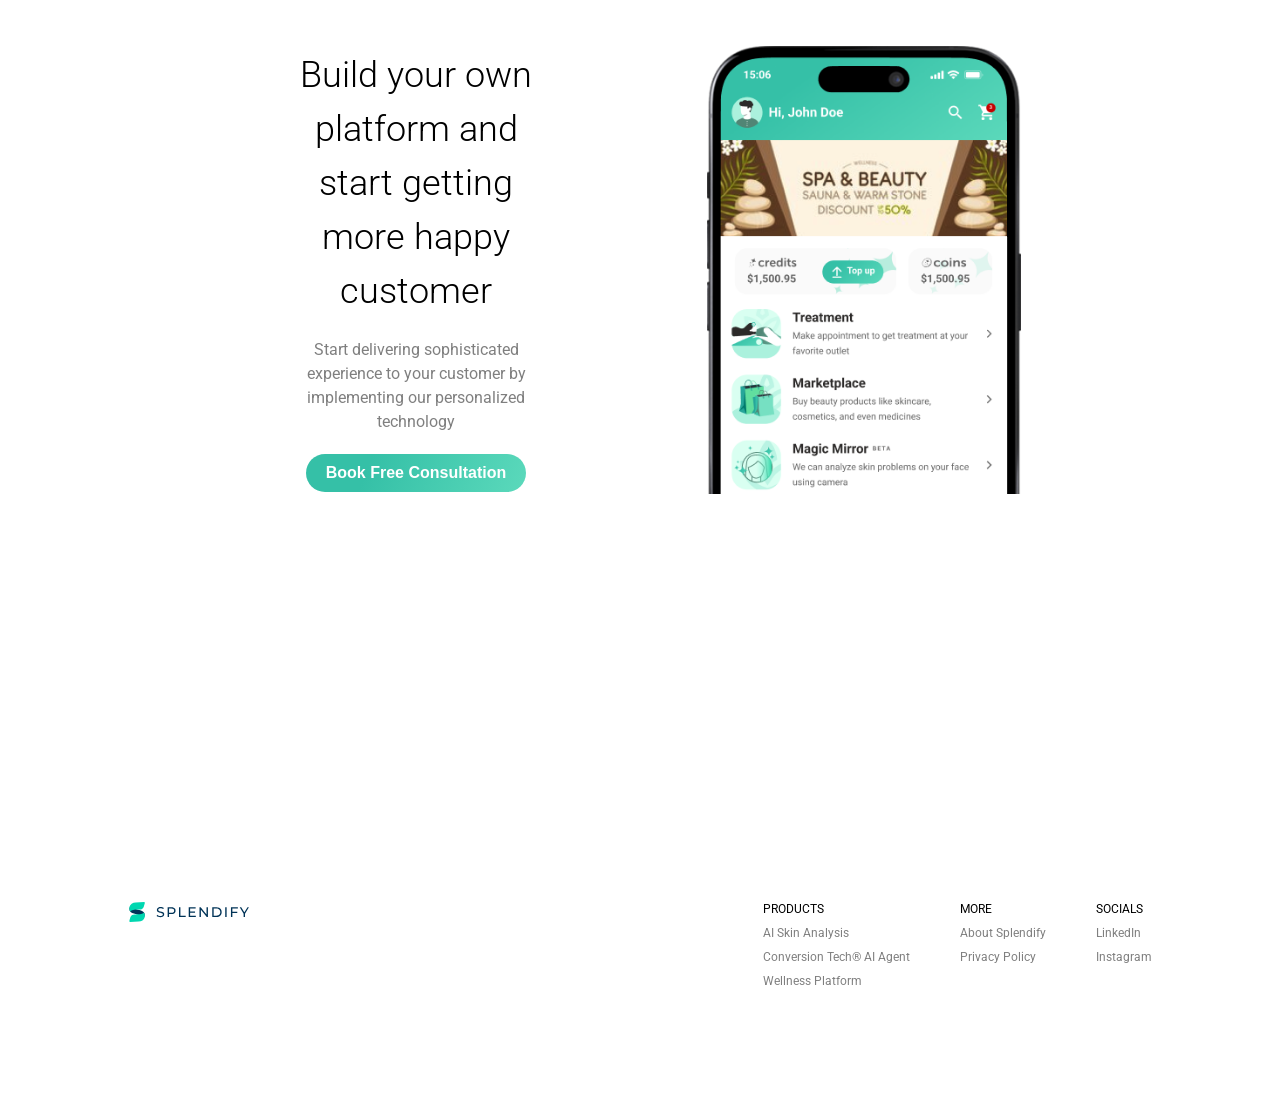
<file: fabulas.html>
<!DOCTYPE html>
<html lang="en">

<head>
    <meta charset="UTF-8">
    <meta name="viewport" content="width=device-width, initial-scale=1.0">
    <title>Fabulas Wellness Platform</title>
    <link rel="preconnect" href="https://fonts.googleapis.com">
    <link rel="preconnect" href="https://fonts.gstatic.com" crossorigin>
    <link href="https://fonts.googleapis.com/css2?family=Roboto:ital,wght@0,100..900;1,100..900&display=swap"
        rel="stylesheet">
    <link rel="icon" href="splendify-icon.svg" type="image/x-icon">
</head>
<style>
    * {
        box-sizing: border-box;
    }

    h1,
    h2,
    p {
        margin: 0;
    }

    body {
        font-family: 'Roboto';
        margin: 0;
        padding: 0;
        width: 100svw;
        overflow-x: hidden;
        display: flex;
        flex-direction: column;
    }
</style>

<body>
    <header>
        <div class="menu-bar" id="products-menu-bar">
            <p class="menu title">Products</p>
            <a class="menu" id="menu-skin" href="aiskin.html">AI Skin Analysis</a>
            <a class="menu" id="menu-agent" href="aiagent.html">Conversion Tech® AI Agent</a>
            <a class="menu" id="menu-platform" href="fabulas.html">Wellness Platform</a>
        </div>
        <img src="splendify.svg" alt="splendify" id="header-logo">
        <div class="menu-bar" style="align-items: end;" id="pages-menu-bar">
            <p class="menu title">PAGES</p>
            <a class="menu" id="menu-about" href="about.html">About Splendify</a>
            <a class="menu" id="menu-privacy" href="privacy-policy.html">Privacy Policy</a>
        </div>
        <style>
            header {
                position: fixed;
                top: 0;
                left: 0;
                display: flex;
                flex-direction: row;
                align-items: start;
                justify-content: space-between;
                width: 100%;
                padding: 25px 50px;
                box-sizing: border-box;
                /* Mencegah overflow horizontal */
                z-index: 100;
            }

            .menu {
                display: none;
                flex-direction: row;
                align-items: center;
                background-color: rgba(255, 255, 255, 0.5);
                width: fit-content;
                height: fit-content;
                backdrop-filter: blur(10px);
                -webkit-backdrop-filter: blur(10px);
                border-radius: 100px;
                padding: 10px 20px;
                letter-spacing: 1px;
                font-size: 14px;
                font-weight: 400;
                text-transform: uppercase;
                cursor: pointer;
                transition: all 0.3s ease;
                text-decoration: none;
                color: #000;
            }

            .menu:hover {
                background-color: rgba(255, 255, 255, 1);
                font-weight: 600;
            }

            .menu p {
                margin: 0;
            }

            .title {
                display: flex;
            }

            .menu-bar {
                display: flex;
                flex-direction: column;
                gap: 10px;
                font-size: 14px;
                font-weight: 400;
                text-transform: uppercase;
            }

            #header-logo {
                padding: 10px 20px;
                background: white;
                border-radius: 100px;
                height: 40px;
                position: fixed;
                left: 50%;
                transform: translateX(-50%);
            }
            @media screen and (max-width: 1000px) {
                header {
                    display: none;
                }
            }
        </style>
        <script>
            const productsMenuBar = document.getElementById('products-menu-bar');
            const pagesMenuBar = document.getElementById('pages-menu-bar');
            const headerLogo = document.getElementById('header-logo');

            productsMenuBar.addEventListener('mouseenter', () => {
                document.getElementById('menu-skin').style.display = 'flex';
                document.getElementById('menu-agent').style.display = 'flex';
                document.getElementById('menu-platform').style.display = 'flex';
            });

            productsMenuBar.addEventListener('mouseleave', () => {
                document.getElementById('menu-skin').style.display = 'none';
                document.getElementById('menu-agent').style.display = 'none';
                document.getElementById('menu-platform').style.display = 'none';
            });

            pagesMenuBar.addEventListener('mouseenter', () => {
                document.getElementById('menu-about').style.display = 'flex';
                document.getElementById('menu-privacy').style.display = 'flex';
            });

            pagesMenuBar.addEventListener('mouseleave', () => {
                document.getElementById('menu-about').style.display = 'none';
                document.getElementById('menu-privacy').style.display = 'none';
            });

            headerLogo.addEventListener('click', () => {
                window.location.href = 'index.html';
            });
        </script>
    </header>
    
    <section id="hero">
        <div id="hero-text">
            <img src="fabulas-star.svg" alt="" id="fabulas-star">
            <h1>Fabulas</h1>
            <p>Our cutting-edge platform designed to revolutionize people's wellness journey</p>
        </div>
        <img src="fabulas-screens.png" alt="" id="screens">
        <img src="white-gradient.svg" alt="white gradient">
        <style>
            #hero {
                display: flex;
                flex-direction: column;
                gap: 10%;
                text-align: center;
                width: 100svw;
                height: 150svh;
                background-image: url(gradient.jpg);
                background-size: cover;
                background-repeat: no-repeat;
                overflow: hidden;
                padding-top: 10%;
            }

            #hero-text {
                margin: auto;
                display: flex;
                flex-direction: column;
                align-items: center;
                justify-content: center;
                color: white;
                text-align: center;
                padding: 100px;
                min-height: 50svh;
                gap: 20px;
            }

            #hero-text h1 {
                font-size: 64px;
                font-weight: 100;
                line-height: 150%;
            }

            #hero-text p {
                font-size: 20px;
                font-weight: 300;
                line-height: 150%;
            }

            #fabulas-star {
                height: 300px;
            }

            #screens {
                scale: 1.5;
                transform: translateX(25%) translateY(0%);
                z-index: 2;
            }
            @media screen and (max-width: 1000px) {
                #screens {
                    scale: 3;
                    transform: translateX(40%) translateY(10%);
                }
            }
            #white-background {
                height: 10svh;
                width: 100svw;
                position: fixed;
                bottom: 0;
                left: 0;
                z-index: 1;
            }
        </style>
        <script>
    const screens = document.getElementById('screens');

    window.onload = () => {
        // Atur posisi awal di kanan dan tambahkan efek transisi
        screens.style.transition = 'transform 20s linear';
        screens.style.transform = 'translateX(%) translateY(0%)';

        // Berikan delay 1 detik sebelum bergerak ke kiri (posisi 0%)
        setTimeout(() => {
            screens.style.transform = 'translateX(-25%) translateY(0%)';
        }, 1000);
    }
</script>
    </section>
    <section id="quote">
        <p>Explore a world where science and beauty converge seamlessly, empowering people to discover their wellness
        </p>
        <style>
            #quote {
                width: 100svw;
                padding: 15%;
                background: white;
            }
            #quote p {
                font-size: 36px;
                font-weight: 300;
                text-align: center;
                background: linear-gradient(133.31deg, #35C0A7 -3.05%, #20595E 100%);
                -webkit-background-clip: text;
                -webkit-text-fill-color: transparent;
                background-clip: text;
                text-fill-color: transparent;
            }
        </style>
    </section>
    <section id="explanation">
        <div class="explanation-cell">
            <div class="cell-box" style="background-color: #ABF1DD;"><p>With Fabulas, they gain access to  comprehensive skin analysis, personalized treatments, and a curated  selection of top-notch beauty products and services, all at the fingertips</p></div>
            <img src="fabulas.png" alt="" class="cell-image">
        </div>
        <div class="explanation-cell">
            <img src="erp.png" alt="" class="cell-image" id="erp">
            <div class="cell-box" style="background-color: #BFDDF7;"><p>Harnessing cutting-edge audience technology and deep expertise in the  Health & Beauty sector, we craft compelling digital campaigns,  fostering brand loyalty, and sustainable growth</p></div>
        </div>
        <style>
            #explanation {
                display: flex;
                flex-direction: column;
            }
            .explanation-cell {
                display: flex;
                flex-direction: row;
            }
            .cell-box {
                width: 50%;
                padding: 10%;
                display: flex;
                flex-direction: column;
                justify-content: center;
                font-size: 28px;
                line-height: 150%;
            }
            .cell-box p {
                opacity: 0.5;
            }
            .cell-image {
                width: 50%;
                background-size: 100% 100%;
            }
            @media screen and (max-width: 1000px) {
                .explanation-cell {
                    flex-direction: column;
                }
                .cell-box {
                    width: 100%;
                }
                .cell-image {
                    width: 100%;
                }
                #erp {
                    order: 2;
                }
            }
        </style>
    </section>
    <section id="contact">
        <div id="contact-text">
            <h2>Build your own platform and start getting more happy customer</h2>
            <p>Start delivering sophisticated experience to your customer by implementing our personalized technology</p>
            <button class="contact-button" type="button" onclick="window.location.href='wellness.html'">Book Free Consultation</button>
        </div>
        <div id="contact-img"></div>
        <style>
            #contact {
                display: flex;
                flex-direction: row;
                align-items: center;
                justify-content: center;
                padding: 15%;
                background: white;
            }
            #contact-text {
                width: 50%;
                display: flex;
                flex-direction: column;
                justify-content: center;
                align-items: center;
                gap: 20px;
                padding: 10%;
            }
            #contact-text h2 {
                font-size: 36px;
                font-weight: 300;
                line-height: 150%;
                text-align: center;
            } #contact-text p {
                font-size: 16px;
                line-height: 150%;
                opacity: 0.5;
                text-align: center;
            }
            #contact-img {
                width: 50%;
                aspect-ratio: 1/1;
                background-image: url(Mockup.png);
                background-position: top;
                background-size: 70%;
                background-repeat: no-repeat;
            }
            #contact-text button {
                display: flex;
                flex-direction: column;
                justify-content: center;
                align-items: center;
                padding: 10px 20px;
                gap: 8px;
                width: fit-content;
                background: linear-gradient(111.83deg, #35C0A7 28.6%, #5BD9BB 100%);
                border-radius: 96px;
                color: white;
                font-weight: bold;
                font-size: 16px;
                border: none;
            }
            @media screen and (max-width: 1000px) {
                #contact {
                    flex-direction: column;
                }
                #contact-text {
                    width: 100%;
                }
                #contact-img {
                    width: 100%;
                }
            }
        </style>
    </section>
    
    <section id="footer">
        <img src="splendify.svg" alt="splendify" class="footer-logo">
        <div id="footer-menus">
            <div class="footer-menu-list">
                <p class="footer-menu-title">Products</p>
                <a class="footer-menu" href="aiskin.html">AI Skin Analysis</a>
                <a class="footer-menu" href="aiagent.html">Conversion Tech® AI Agent</a>
                <a class="footer-menu" href="fabulas.html">Wellness Platform</a>
            </div>
            <div class="footer-menu-list">
                <p class="footer-menu-title">More</p>
                <a class="footer-menu" href="about.html">About Splendify</a>
                <a class="footer-menu" href="privacy-policy.html">Privacy Policy</a>
            </div>
            <div class="footer-menu-list">
                <p class="footer-menu-title">Socials</p>
                <a class="footer-menu" target="_blank" href="https://sg.linkedin.com/company/splendify-pte-ltd">LinkedIn</a>
                <a class="footer-menu" target="_blank" href="https://www.instagram.com/splendify_sg/">Instagram</a>
            </div>
        </div>
        <style>
            #footer {
                text-align: left;
                display: flex;
                flex-direction: row;
                justify-content: space-between;
                align-items: start;
                padding: 10%;
                width: 100%;
                background-color: white;
                position: relative;
                z-index: 10;
            }

            .footer-logo {
                max-width: 200px;
                margin-bottom: 20px;
            }

            #footer-menus {
                display: flex;
                flex-direction: row;
                gap: 50px;
            }

            .footer-menu-list {
                display: flex;
                flex-direction: column;
                gap: 10px;
            }

            .footer-menu {
                color: #00000080;
                margin: 0;
                font-size: 12px;
                text-decoration: none;
            }

            .footer-menu-title {
                font-size: 12px;
                letter-spacing: 15%;
                text-transform: uppercase;
            }

            @media screen and (max-width: 1000px) {
                #footer {
                    flex-direction: column;
                    align-items: start;
                    gap: 20px;
                }

                #footer-menus {
                    flex-direction: column;
                }
            }
        </style>
    </section>
    <img src="linebg.svg" alt="" id="lines">
    <style>
        #lines {
            position: fixed;
            top: 0;
            left: 0;
            width: 100%;
            height: 100vh;
            object-fit: cover;
            z-index: -99;
        }
    </style>
    <section id="nav-sidebar">
        <div id="nav-sidebar-header">
            <img src="splendify.svg" alt="splendify" class="nav-sidebar-logo">
            <img src="close.svg" alt="close" id="close">
        </div>
        <div id="nav-sidebar-menus">
            <div class="nav-sidebar-menu-list">
                <a class="menu-label">Products</a>
                <a class="nav-sidebar-menu" href="aiskin.html">AI Skin Analysis</a>
                <a class="nav-sidebar-menu" href="aiagent.html">Conversion Tech® AI Agent</a>
                <a class="nav-sidebar-menu" href="fabulas.html">Wellness Platform</a>
            </div>
            <div class="nav-sidebar-menu-list">
                <a class="menu-label">Pages</a>
                <a class="nav-sidebar-menu" href="about.html">About Splendify</a>
                <a class="nav-sidebar-menu" href="privacy-policy.html">Privacy Policy</a>
            </div>
        </div>
        <style>
            #nav-sidebar {
                display: none;
                flex-direction: column;
                gap: 100px;
                align-items: start;
                padding: 20px 40px;
                width: 100svw;
                height: 100svh;
                background-color: rgba(255, 255, 255, 0.75);
                position: fixed;
                top: 0;
                z-index: 100;
                backdrop-filter: blur(50px);
                -webkit-backdrop-filter: blur(50px);
            }

            #nav-sidebar-header {
                display: flex;
                flex-direction: row;
                justify-content: space-between;
                align-items: center;
                width: 100%;
            }

            .nav-sidebar-logo {
                height: 20px;
            }

            #nav-sidebar-menus {
                display: flex;
                flex-direction: column;
                gap: 150px;
            }

            .nav-sidebar-menu-list {
                display: flex;
                flex-direction: column;
                gap: 50px;
            }

            .nav-sidebar-menu {
                color: #00000080;
                margin: 0;
                font-size: 16px;
                text-decoration: none;
            }

            .menu-label {
                font-size: 16px;
                letter-spacing: 15%;
                text-transform: uppercase;
            }
        </style>
    </section>
    <section id="nav-mobile">
        <img src="splendify.svg" alt="" class="logo">
        <img src="menu.svg" alt="menu" id="menu">
        <style>
            .logo {
                border-radius: 15px;
                backdrop-filter: blur(50px);
                -webkit-backdrop-filter: blur(50px);
                background-color: rgba(255, 255, 255, 0.75);
                padding: 10px 20px;
            }

            #menu {
                border-radius: 15px;
                backdrop-filter: blur(50px);
                -webkit-backdrop-filter: blur(50px);
                background-color: rgba(255, 255, 255, 0.75);
                padding: 10px 20px;
            }

            #nav-mobile {
                display: flex;
                flex-direction: row;
                justify-content: space-between;
                align-items: center;
                padding: 10px 20px;
                width: 100%;
                position: fixed;
                top: 0;
                z-index: 10;
            }
            @media screen and (min-width: 1000px) {
                #nav-mobile {
                    display: none;
                }
            }
        </style>
        <script>
            const menu = document.getElementById('menu');
            const sidebar = document.getElementById('nav-sidebar');
            const close = document.getElementById('close');

            menu.addEventListener('click', () => {
                sidebar.style.display = 'flex';
            });

            close.addEventListener('click', () => {
                sidebar.style.display = 'none';
            });

        </script>
    </section>
</body>

</html>
</file>
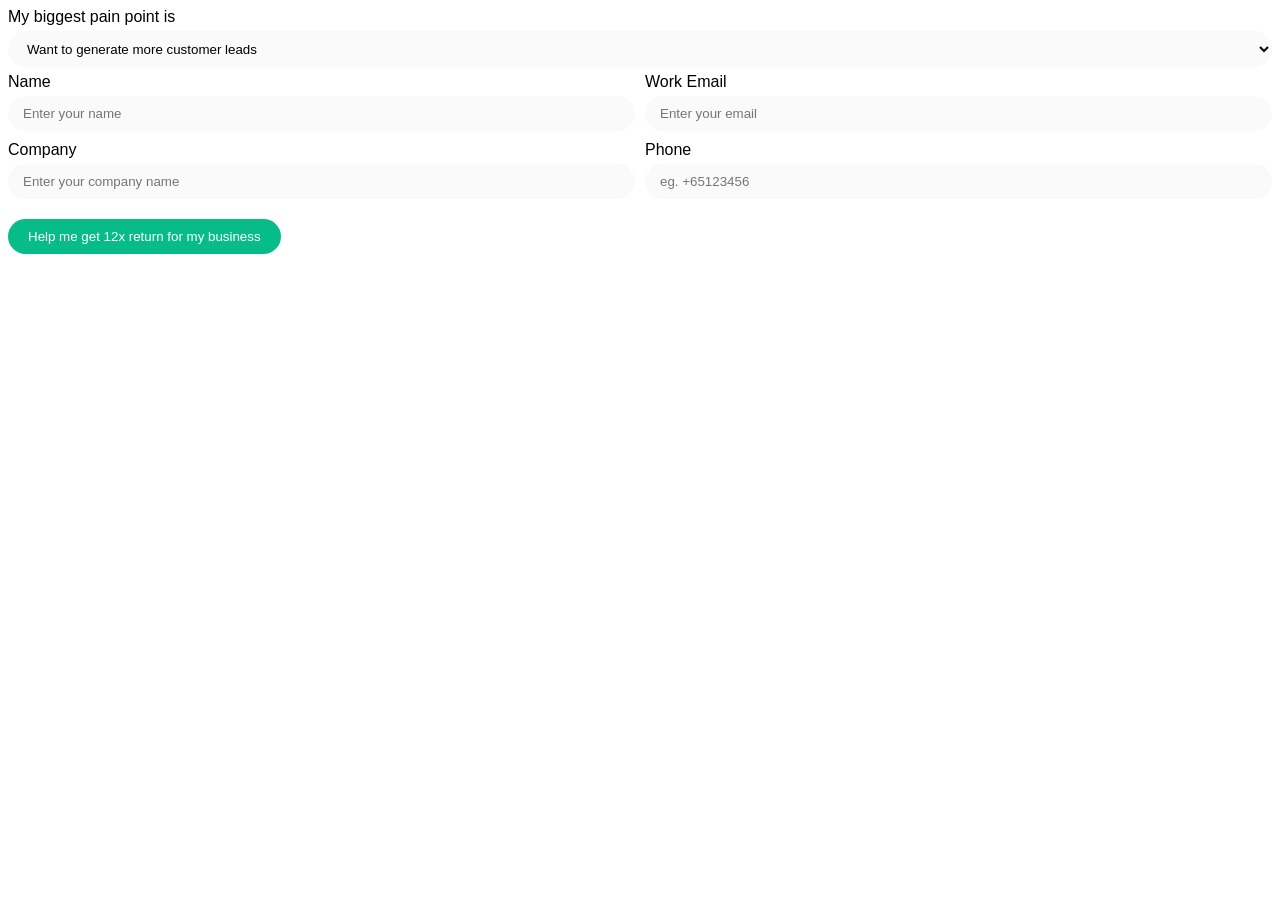
<file: form.html>
<!DOCTYPE html>
<html lang="en">
  <head>
    <meta charset="UTF-8" />
    <meta name="viewport" content="width=device-width, initial-scale=1.0" />
    <title>Document</title>

  </head>
  <body style="font-family: sans-serif;">
    <form 
    action="" 
    class="form"
    style="
        display: flex;
        flex-direction: column;
        gap: 5px;">
        <div class="div-input"
            style="
                display: flex;
                flex-direction: column;
                gap: 0px;
            ">
            <a>My biggest pain point is</a>
            <select name="option" placeholder="Choose one option" required
                    style="
                    margin-top: 5px;
                    padding: 10px 15px;
                    border: 0px;
                    background-color: #fafafa;
                    border-radius: 50px;
                    ">
                <option value="Want to generate more customer leads">Want to generate more customer leads</option>
                <option value="Problem setting appointments and converting to show-ups">Problem setting appointments and converting to show-ups</option>
                <option value="Want to create engaging social media post and video">Want to create engaging social media post and video</option>
                <option value="Need help with other digital marketing services">Need help with other digital marketing services</option>
                <option value="Has existing agency but looking to change">Has existing agency but looking to change</option>
            </select>
        </div>
      <div class="input-wrapper" style="
        display: grid;
        grid-template-columns: 1fr 1fr;
        gap: 10px;
        margin-bottom: 20px;">
        <div class="div-input" style="
            display: flex;
            flex-direction: column;
            gap: 0px;">
          <a>Name</a>
          <input
            required
            class="input-form"
            type="text"
            name="name"
            placeholder="Enter your name"
            style="
                margin-top: 5px;
                padding: 10px 15px;
                border: 0px;
                background-color: #fafafa;
                border-radius: 50px;
          "/>
        </div>

        <div class="div-input" style="
            display: flex;
            flex-direction: column;
            gap: 0px;">
          <a>Work Email</a>
          <input
            required
            class="input-form"
            type="text"
            name="email"
            placeholder="Enter your email"
            style="
            margin-top: 5px;
            padding: 10px 15px;
            border: 0px;
            background-color: #fafafa;
            border-radius: 50px;
          "/>
        </div>
        <div class="div-input" style="
            display: flex;
            flex-direction: column;
            gap: 0px">
          <a>Company</a>
          <input
            required
            class="input-form"
            type="text"
            name="company"
            placeholder="Enter your company name"
            style="
            margin-top: 5px;
            padding: 10px 15px;
            border: 0px;
            background-color: #fafafa;
            border-radius: 50px;
          "/>
        </div>

        <div class="div-input" style="
            display: flex;
            flex-direction: column;
            gap: 0px;">
          <a>Phone</a>
          <input
            required
            class="input-form"
            type="text"
            name="phone"
            placeholder="eg. +65123456"
            style="
            margin-top: 5px;
            padding: 10px 15px;
            border: 0px;
            background-color: #fafafa;
            border-radius: 50px;
          "/>
        </div>
      </div>
    </form>

    <button
      class="button-form"
      onclick="window.location.href = 'mailto:fristiawanto.eko15@gmail.com?body='+encodeURIComponent('Hi Splendify, I am interested in your services. My name is '+document.querySelector('input[name=\'name\']').value+' and I work at '+document.querySelector('input[name=\'company\']').value+'. My phone number is '+document.querySelector('input[name=\'phone\']').value+'. My email address is '+document.querySelector('input[name=\'email\']').value)"
      style="padding: 10px 20px;
            border-radius: 50px;
            border: 0;
            background-color: #08bc89;
            color: white;
      ">
      Help me get 12x return for my business
    </button>
  </body>
</html>
</file>
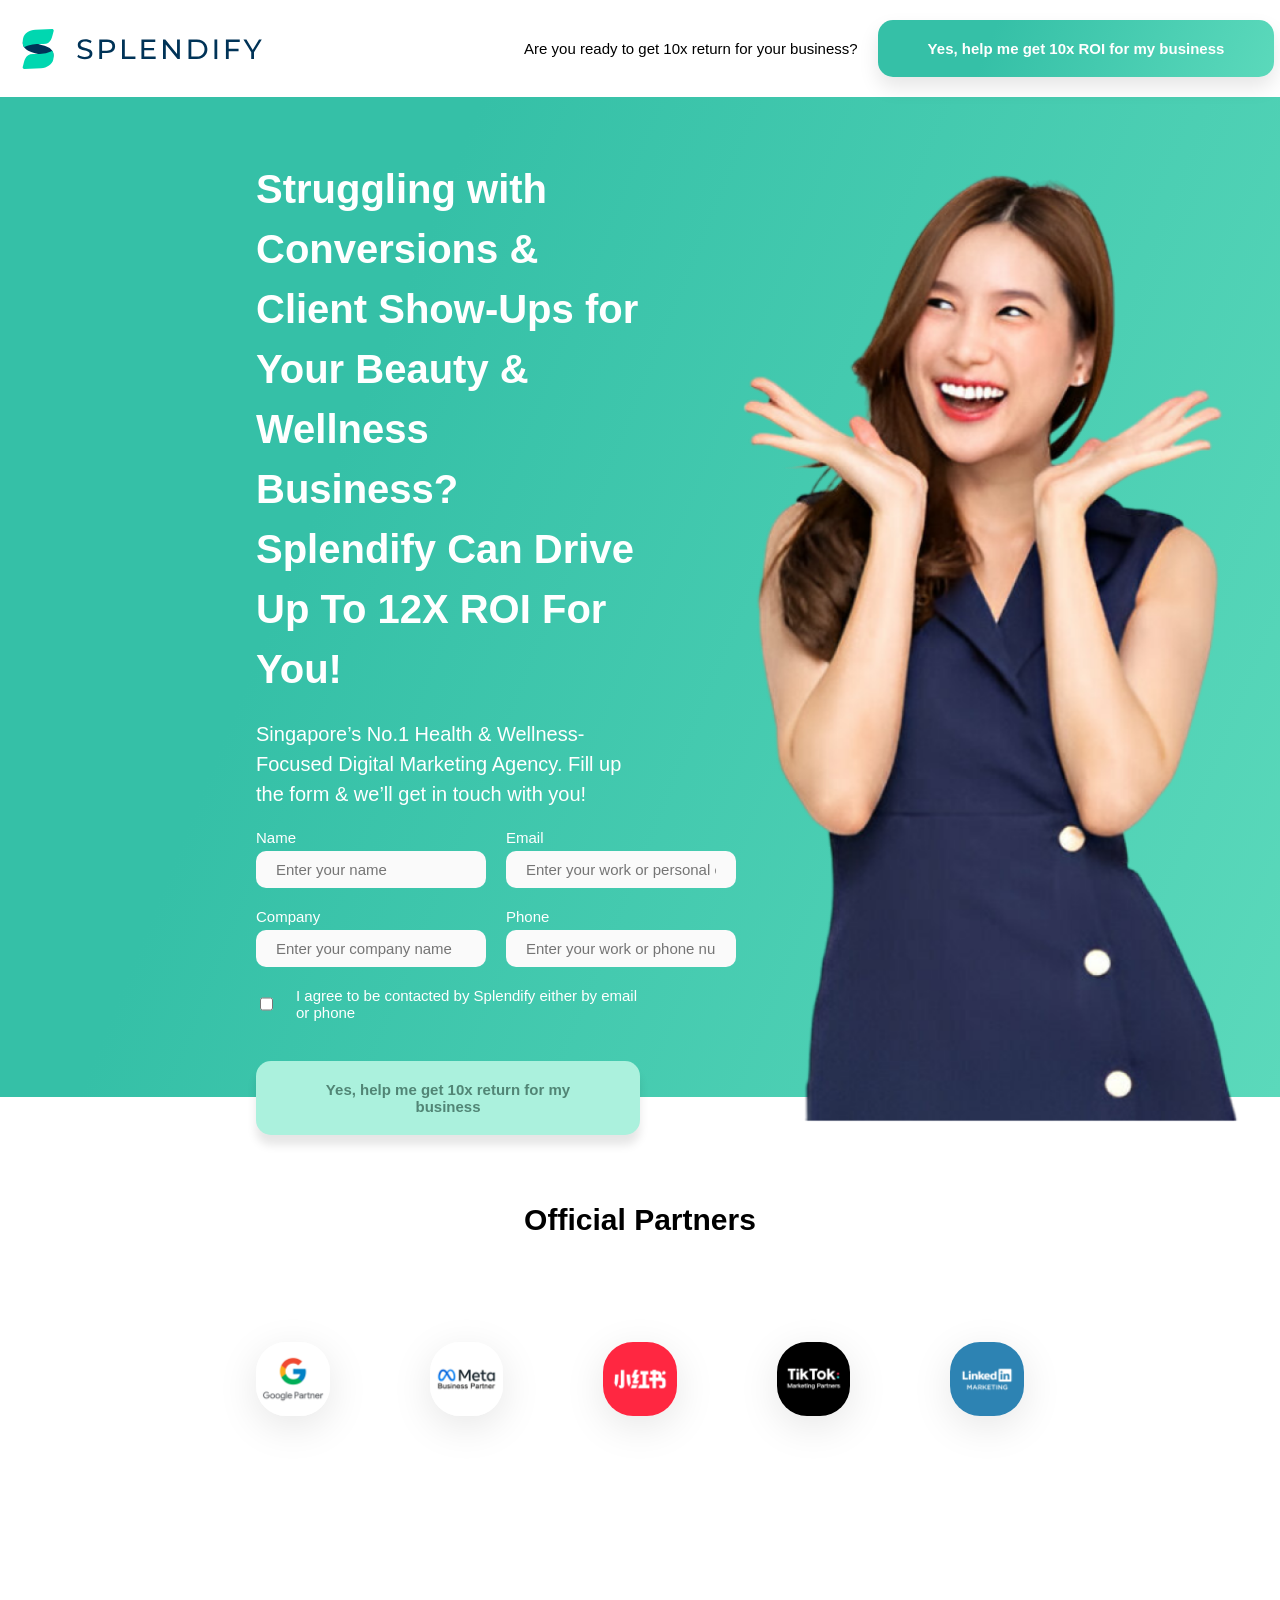
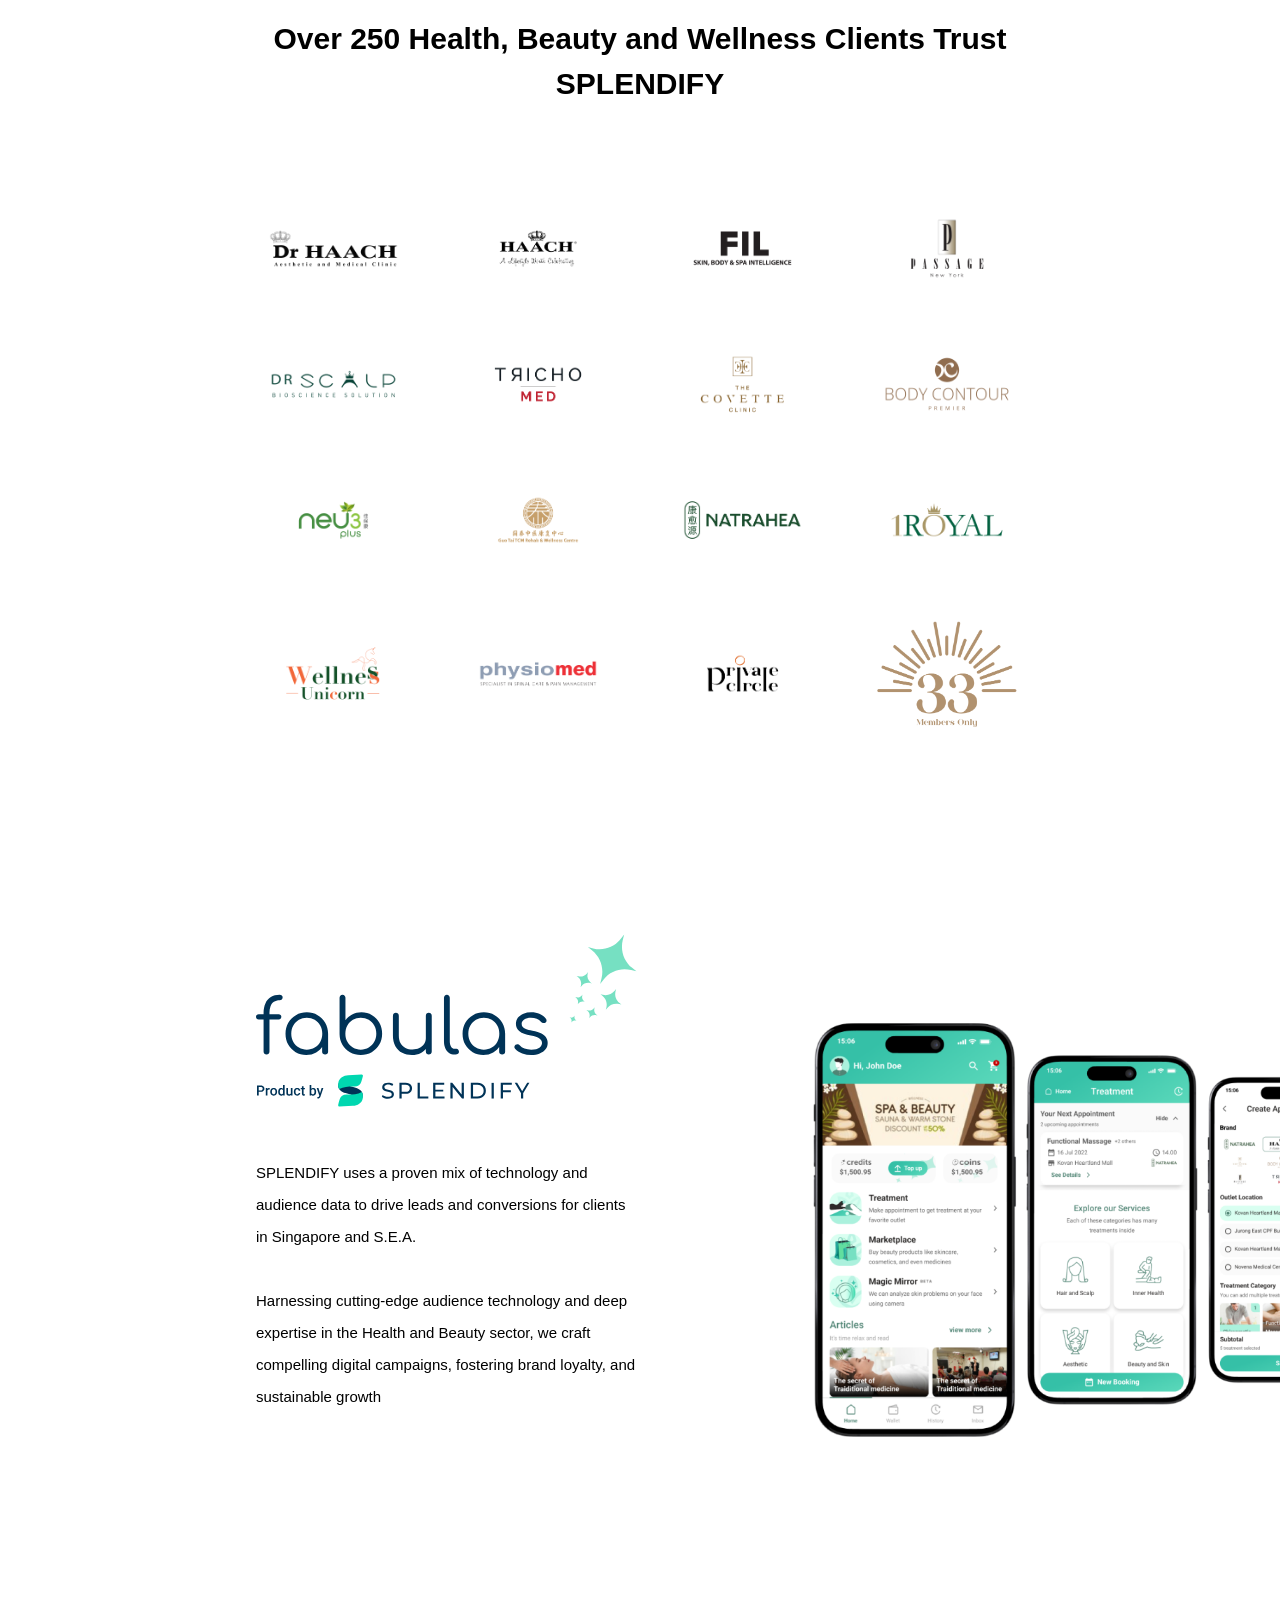
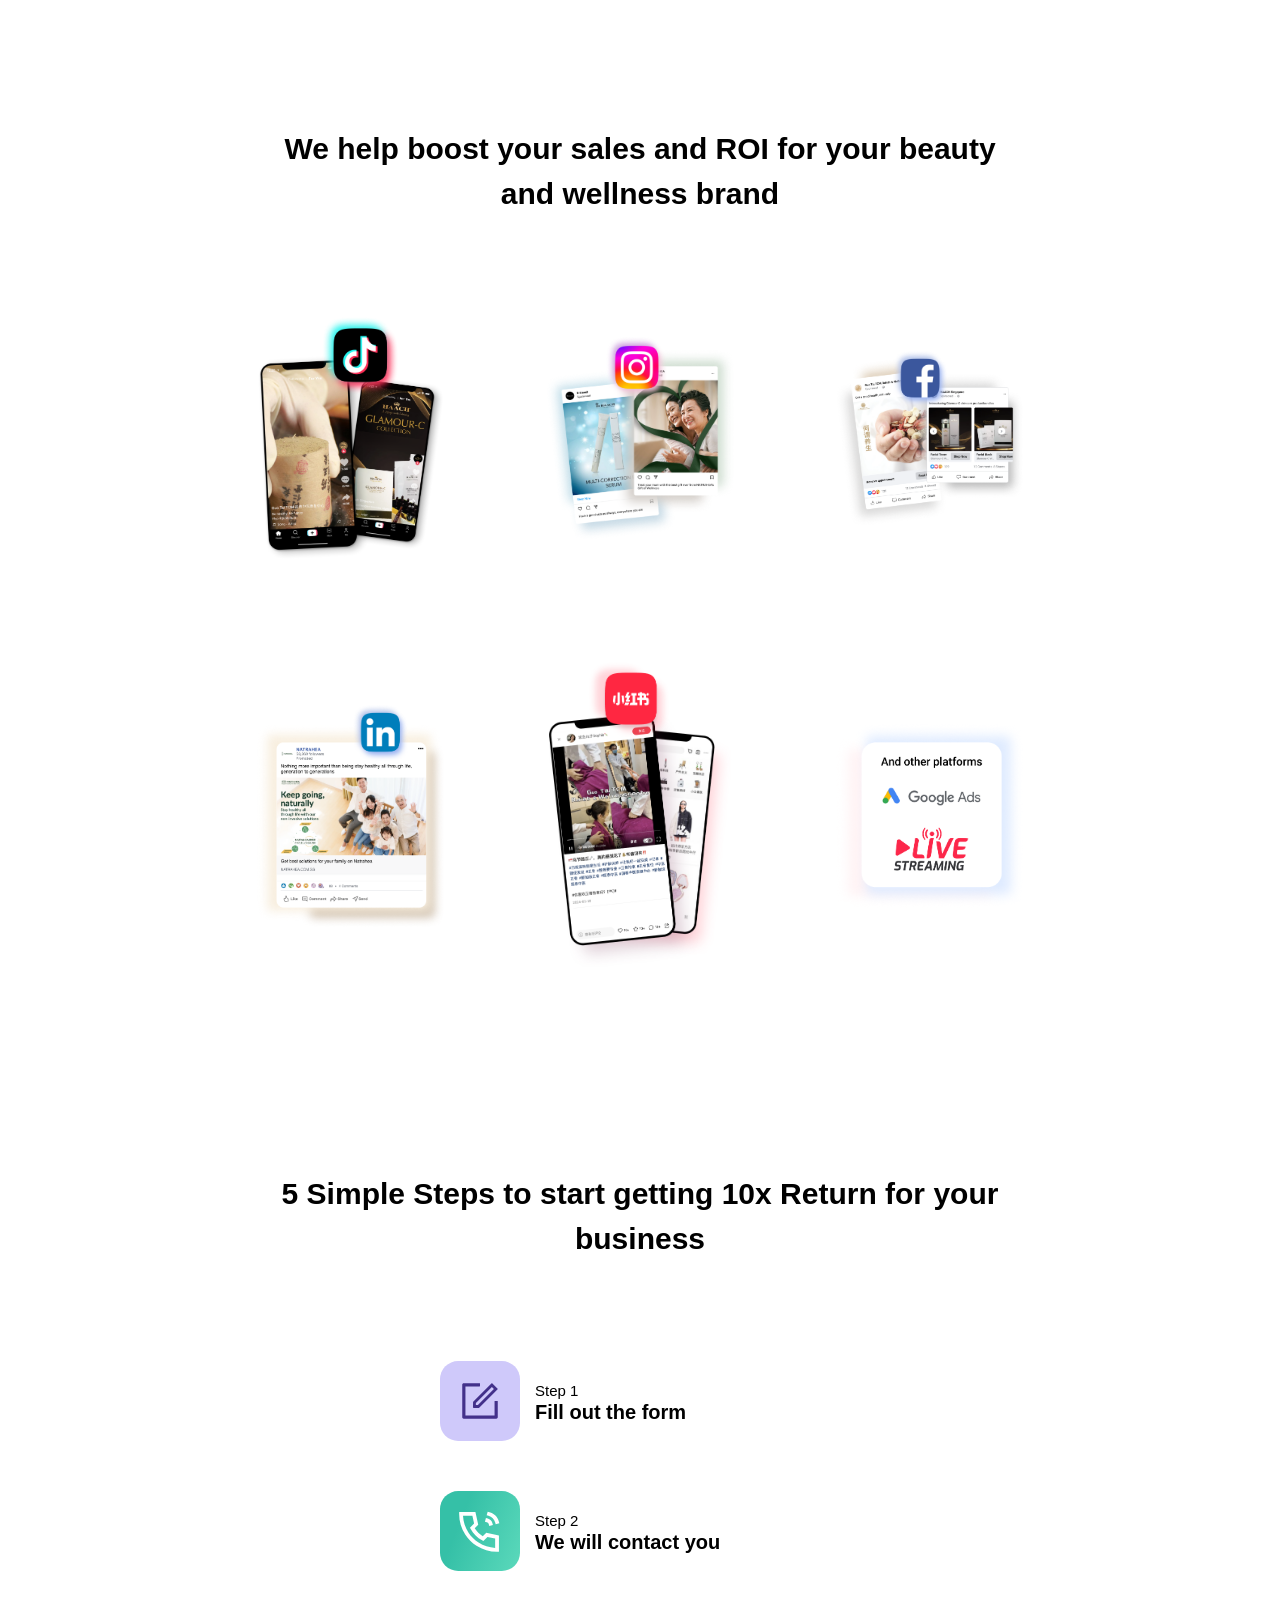
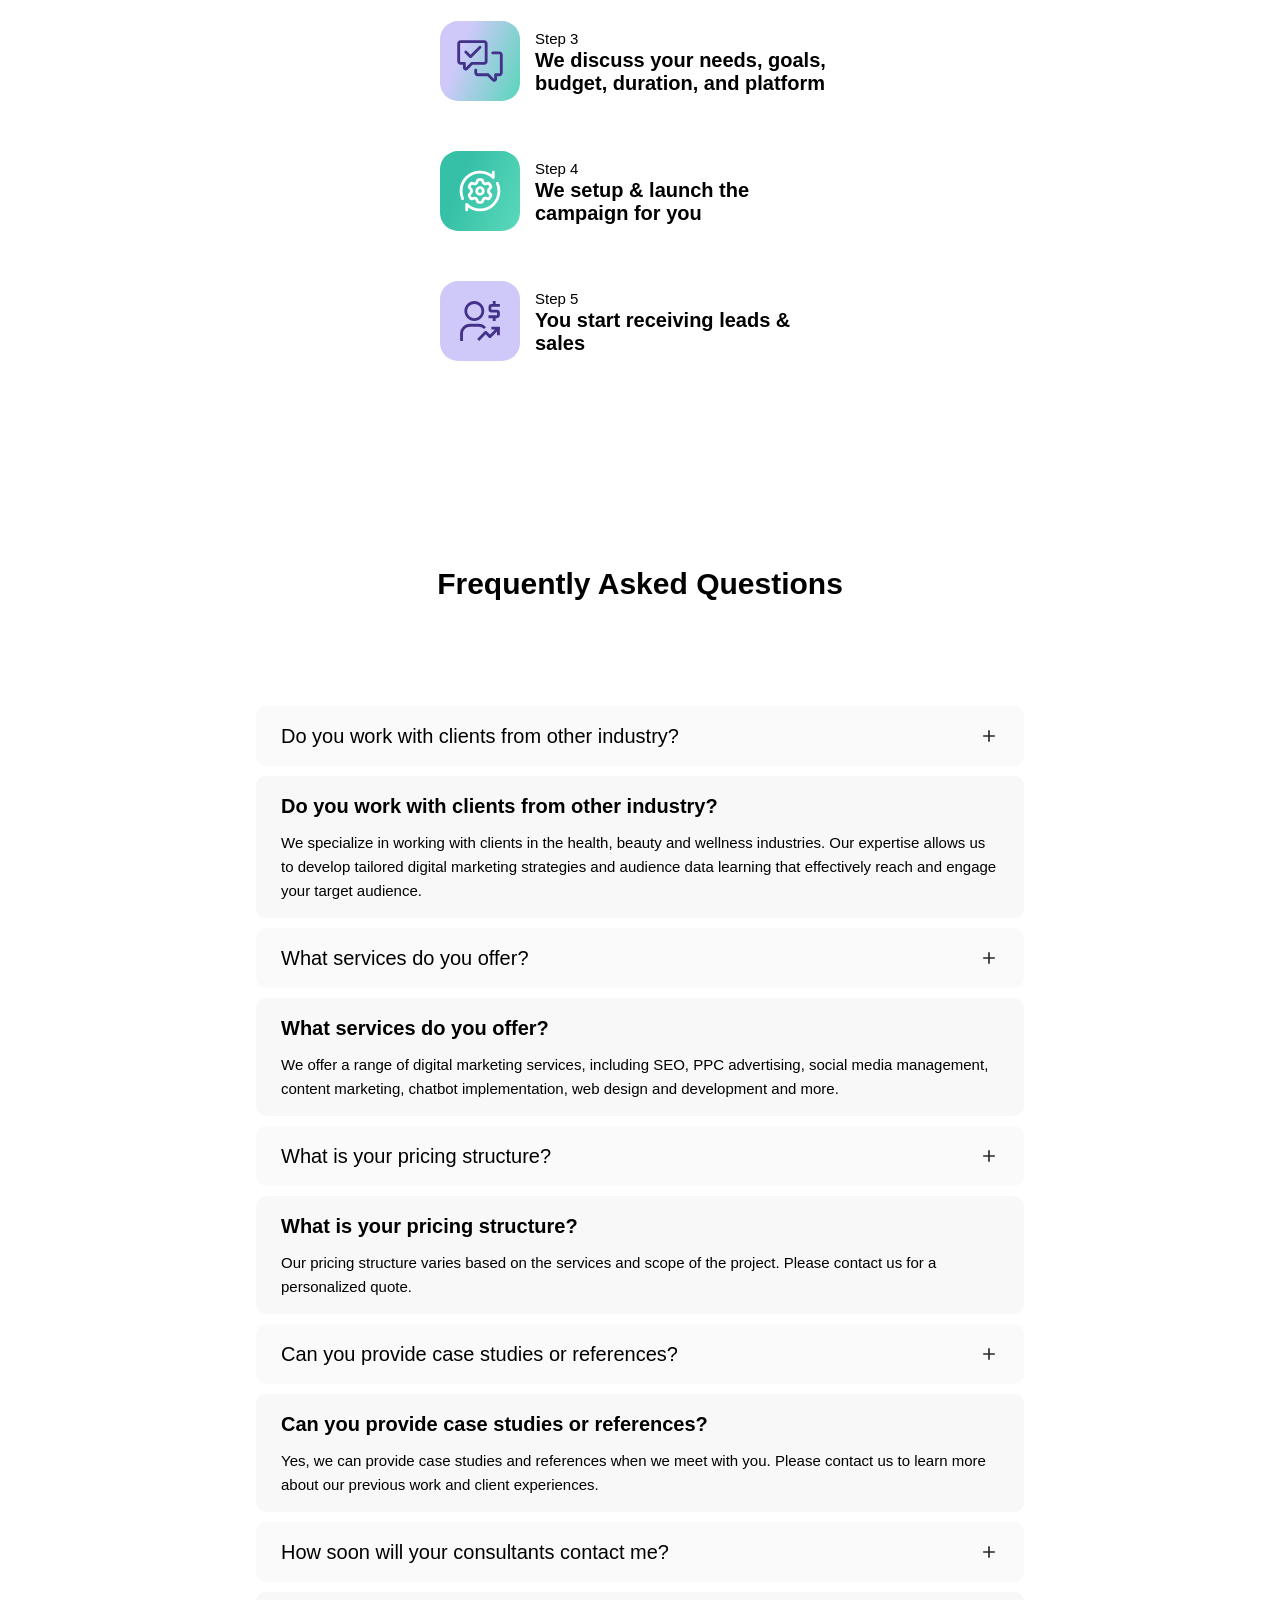
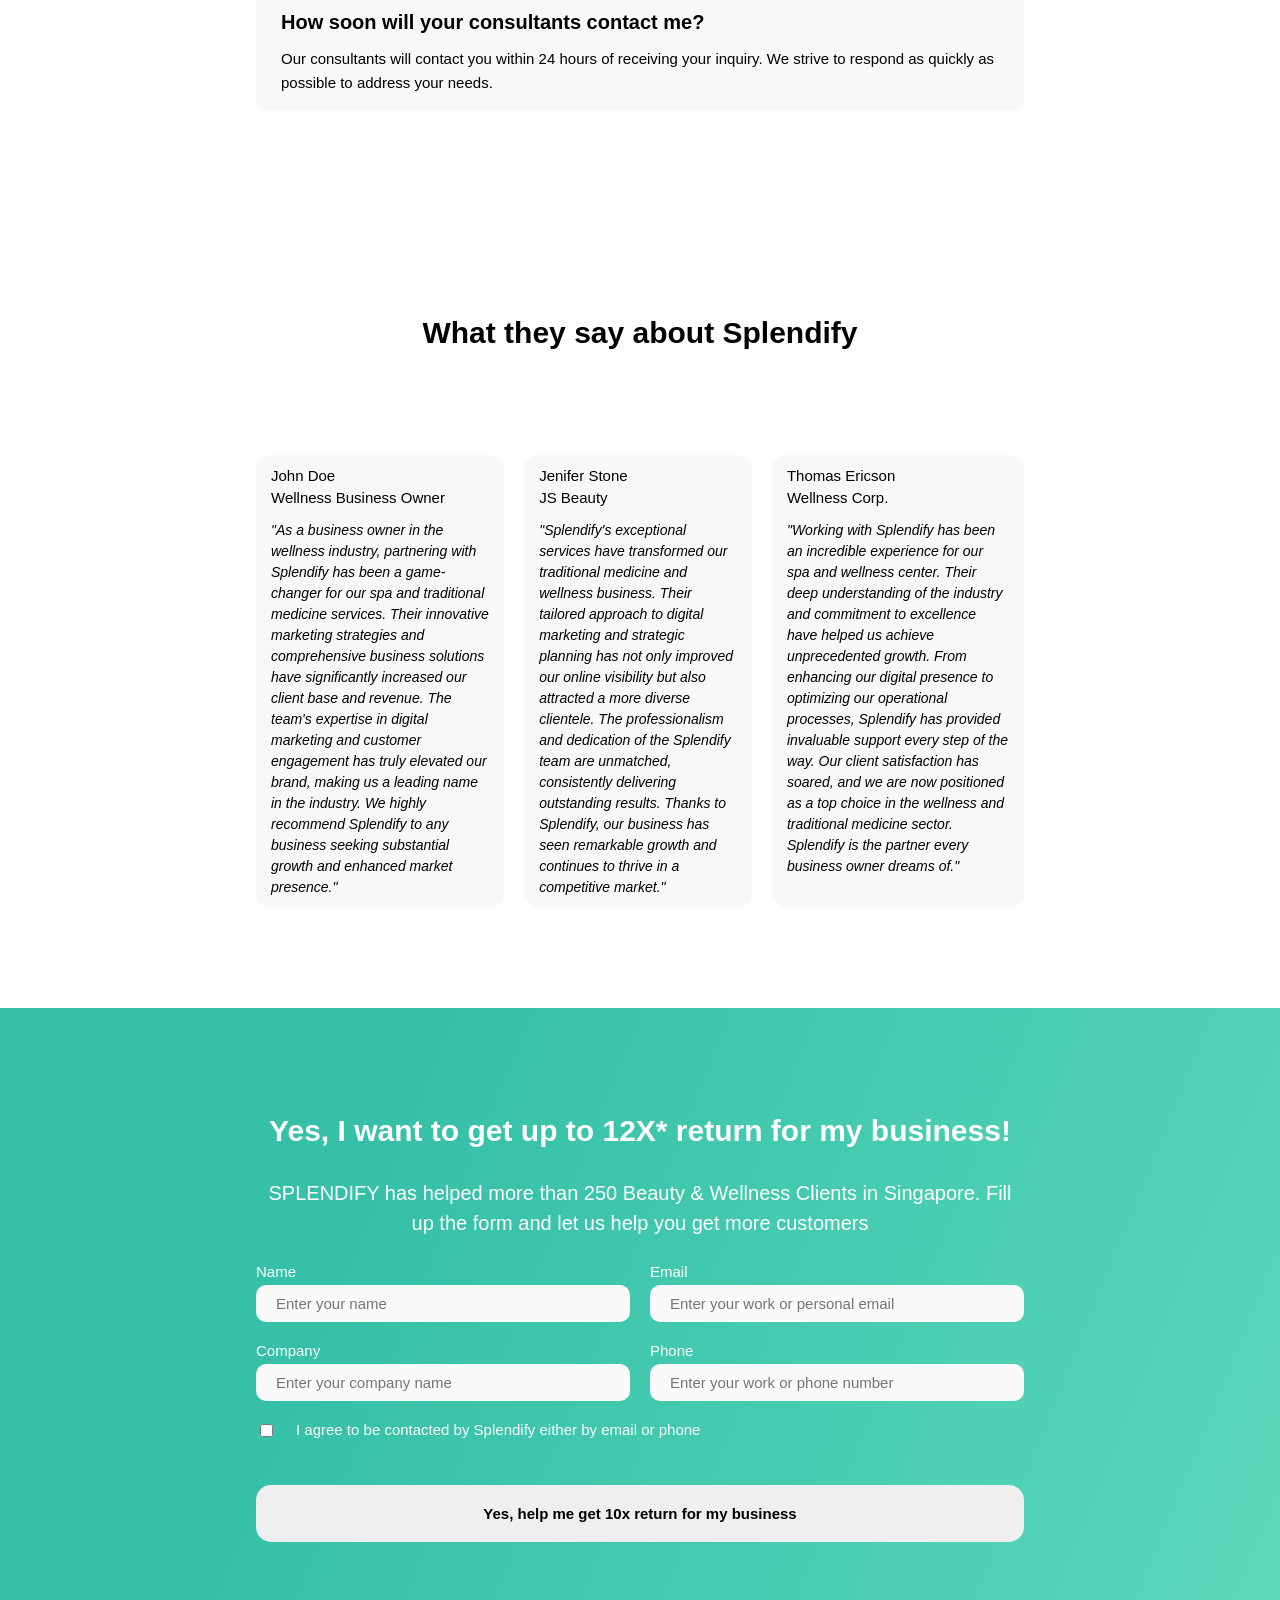
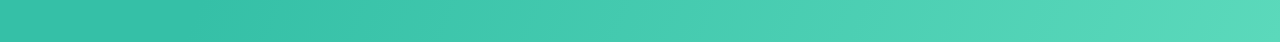
<file: marketing.html>
<!DOCTYPE html>
<html lang="en">
<head>
    <meta charset="UTF-8">
    <meta name="viewport" content="width=device-width, initial-scale=1.0">
    <title>Marketing</title>
    <link rel="icon" href="splendify icon.svg" type="image/x-icon">
</head>

<style>
    body {
        margin: 0;
        font-family: sans-serif;
        display: flex;
        flex-direction: column;
    }
    header {
        position: sticky;
        top: 0;
        left: 0;
        width: 98vw;
        background-color: white;
        display: flex;
        flex-direction: row;
        justify-content: space-between;
        padding: 20px;
        align-items: center;
    }
    .logo {
        height: 40px;
    }

    h1 {
        margin: 0;
        font-size: 40px;
        line-height: 150%;

    }
    h2 {
        margin: 0;
        font-size: 30px;
        line-height: 150%;
    }
    p {
        margin: 0;
        font-size: 15px;
    }

    .div-row {
        display: flex;
        flex-direction: row;
        gap: 20px;
    }
    .div-column {
        display: flex;
        flex-direction: column;
        gap: 20px;
    }

    form {
        display: flex;
        flex-direction: column;
        gap: 20px;
        padding-bottom: 20px;
    }
    .div-input {
        display: flex;
        flex-direction: column;
        gap: 5px;
    }
    input {
        border-radius: 10px;
        background: var(--background-SoftWhite, #FAFAFA);
        padding: 10px 20px;
        placeholder-color: #C7C7C7;
        border: 0;
        font-size: 15px;
    }
    .input-wrapper {
        display: grid;
        grid-template-columns: 1fr 1fr;
        gap: 20px;
    }

    button {
        display: flex;
        padding: 20px 50px;
        flex-direction: column;
        justify-content: center;
        align-items: center;
        border-radius: 15px;
        border: 0;
        font-weight: bold;
        font-size: 15px;
    }
    .button-primary {
        background: var(--gradientPrimary, linear-gradient(112deg, #35C0A7 28.6%, #5BD9BB 100%));
        color: white;
        box-shadow: 0px 10px 20px 0px rgba(0, 0, 0, 0.10);
    }
    .button-secondary {
        background: var(--secondaryColor-Light, #ABF1DD);
        color: #518575;
        box-shadow: 0px 10px 10px 0px rgba(0, 0, 0, 0.10);
    }

    section {
        display: flex;
        flex-direction: column;
        gap: 100px;
        padding: 100px 20vw;
    }
    section h2 {
        text-align: center;
    }

    .hero {
        display: flex;
        flex-direction: row;
        justify-content: space-between;
        align-items: center;
        padding-bottom: 0px;
        max-height: 100vh;
    }
    .partner-wrapper {
        display: grid;
        grid-template-columns: 1fr 1fr 1fr 1fr 1fr;
        gap: 100px;
        align-items: center;
        justify-content: center;
    }
    .partner-logo {
        width: 100%;
        border-radius: 30px;
        box-shadow: 0px 10px 40px 0px rgba(0, 0, 0, 0.10);
    }
    .subtitle-form {
        line-height: 150%;
        font-size: 20px;
    }
    
    .client-wrapper {
        display: grid;
        grid-template-columns: 1fr 1fr 1fr 1fr;
        gap: 50px;
        align-items: center;
        justify-items: center;
    }
    .client-logo {
        width: 100%;
    }

    .showcase-section {
        gap: 25px;
        display: flex;
        flex-direction: row;
    }
    .showcase-image {
        scale: 0.7;
    }

    .platform-grid {
        display: grid;
        grid-template-columns: 1fr 1fr 1fr;
        gap: 100px;
        align-items: center;
        justify-content: center;
    }
    .platform-item {
        width: 100%;
    }

    .step-wrapper {
        display: grid;
        grid-template-columns: 1fr;
        flex-direction: column;
        gap: 50px;
        justify-content: center;
        margin: auto;
    }
    .step-item {
        display: flex;
        flex-direction: row;
        gap: 15px;
        align-items: center;
        width: 400px;
    }
    .step-logo {
        width: 80px;
    }
    .step-number {
        font-size: 15px;
        font-weight: 100;
    }
    .step-item p {
        font-size: 20px;
        font-weight: 700;
    }

    .FAQ-wrapper {
        display: flex;
        flex-direction: column;
        gap: 10px;
    }
    .FAQ-question {
        display: flex;
        flex-direction: row;
        justify-content: space-between;
        align-items: center;
        cursor: pointer;
        background-color: #fafafa;
        padding: 15px 25px;
        border-radius: 10px;
    }
    .FAQ-question p {
        font-size: 20px;
        line-height: 150%;
    }
    .FAQ-question img {
        width: 20px;
    }
    .FAQ-title {
        font-size: 20px;
        font-weight: 700;
        line-height: 150%;
    }
    .FAQ-answer {
        padding: 15px 25px;
        border-radius: 10px;
        background-color: #f8f8f8;
        font-size: 16px;
        line-height: 150%;
        display: flex;
        flex-direction: column;
        gap: 10px;
    }

    .testimonial-wrapper {
        display: flex;
        flex-direction: row;
        gap: 20px;
    }
    .testimonial-item {
        display: flex;
        flex-direction: column;
        gap: 10px;
        padding: 10px 15px;
        border-radius: 15px;
        background-color: #F8F8F8;
        min-width: 150px;
    }
    .testimonial-item p {
        line-height: 150% ;
    }
    .testimonial-text {
        font-size: 14px;
        line-height: 150%;
        font-style: italic;
    }

</style>

<body>
    <header>
        <img src="splendify.svg" alt="" class="logo">
        <div class="div-row" style="align-items: center;">
            <p class="bold">Are you ready to get 10x return for your business?</p>
            <button class="button-primary">Yes, help me get 10x ROI for my business</button>
        </div>
    </header>
    <section class="hero" style="background: var(--gradientPrimary, linear-gradient(112deg, #35C0A7 28.6%, #5BD9BB 100%)); color: white;">
        <div class="div-column" style="max-width: 50%;">
            <h1>Struggling with Conversions & Client Show-Ups
                for Your Beauty & Wellness Business?
                <br>
                Splendify Can Drive Up To 12X ROI For You!
            </h1>
            <p class="subtitle-form">Singapore’s No.1 Health & Wellness-Focused Digital Marketing Agency. Fill up the form & we’ll get in touch with you!</p>
            <form action="">
                <div class="input-wrapper">
                    <div class="div-input">
                        <p>Name</p>
                        <input type="text" name="name" placeholder="Enter your name">
                    </div>
                    <div class="div-input">
                        <p>Email</p>
                        <input type="text" name="email" placeholder="Enter your work or personal email">
                    </div>
                    <div class="div-input">
                        <p>Company</p>
                        <input type="text" name="company" placeholder="Enter your company name">
                    </div>
                    <div class="div-input">
                        <p>Phone</p>
                        <input type="text" name="phone" placeholder="Enter your work or phone number">
                    </div>
                </div>
                <div class="div-row">
                    <input type="checkbox" name="agree">
                    <p>I agree to be contacted by Splendify either by email or phone</p>
                </div>
                </form>
            <button class="button-secondary" onclick="window.location.href = 'https://wa.me/6581220000?text='+encodeURIComponent('Hi Splendify, I am interested in your services. My name is '+document.querySelector('input[name=\'name\']').value+' and I work at '+document.querySelector('input[name=\'company\']').value+'. My phone number is '+document.querySelector('input[name=\'phone\']').value+'. My email address is '+document.querySelector('input[name=\'email\']').value)">Yes, help me get 10x return for my business</button>
        </div>
        <img src="hero-image.png" alt="" style="width: 500px;">
    </section>
    <section name="Official Partner">
        <h2>Official Partners</h2>
        <div class="partner-wrapper">
            <img class="partner-logo" src="partner/google.png" alt="">
            <img class="partner-logo" src="partner/meta.png" alt="">
            <img class="partner-logo" src="partner/xiao.png" alt="">
            <img class="partner-logo" src="partner/tiktok.png" alt="">
            <img class="partner-logo" src="partner/linkedin.png" alt="">
        </div>
    </section>
    <section name="clients">
        <h2>Over 250 Health, Beauty and Wellness Clients Trust SPLENDIFY</h2>
        <div class="client-wrapper">
            <img class="client-logo" src="brand/drhaach.png" alt="drhaach">
            <img class="client-logo" src="brand/haach.png" alt="haach">
            <img class="client-logo" src="brand/fil.png" alt="fil">
            <img class="client-logo" src="brand/passage.png" alt="passage">
            <img class="client-logo" src="brand/drscalp.png" alt="drscalp">
            <img class="client-logo" src="brand/trichomed.png" alt="trichomed">
            <img class="client-logo" src="brand/covette.png" alt="covette">
            <img class="client-logo" src="brand/body contour.png" alt="body contour">
            <img class="client-logo" src="brand/neu3.png" alt="neu3">
            <img class="client-logo" src="brand/guo tai.png" alt="guo tai">
            <img class="client-logo" src="brand/natrahea.png" alt="natrahea">
            <img class="client-logo" src="brand/1royal.png" alt="1royal">
            <img class="client-logo" src="brand/wellness unicorn.png" alt="wellness unicorn">
            <img class="client-logo" src="brand/physiomed.png" alt="physiomed">
            <img class="client-logo" src="brand/private circle.png" alt="private circle">
            <img class="client-logo" src="brand/33 club.png" alt="33 club">
        </div>
    </section>

    <section class="showcase-section" name="Fabulas Showcase">
        <div class="div-column" style="line-height: 200%; gap: 50px;">
            <img src="fabulas-splendify.svg" alt="fabulas">
            <p>
                SPLENDIFY uses a proven mix of technology and audience data to drive leads and conversions for clients in Singapore and S.E.A.
                <br>
                <br>
                Harnessing cutting-edge audience technology and deep expertise in the Health and Beauty sector, we craft compelling digital campaigns, fostering brand loyalty, and sustainable growth
            </p>
        </div>
        <img class="showcase-image" src="fabulas-showcase.png" alt="">
    </section>

    <section name="Platform">
        <h2>We help boost your sales and ROI for your beauty and wellness brand</h2>
        <div class="platform-grid">
            <img class="platform-item" src="platform/tiktok.png" alt="" class="tiktok-ss">
            <img class="platform-item" src="platform/instagram.png" alt="" class="instagram-ss">
            <img class="platform-item" src="platform/facebook.png" alt="" class="facebook-ss">
            <img class="platform-item" src="platform/linkedin.png" alt="" class="linkedin-ss">
            <img class="platform-item" src="platform/xiao hong shu.png" alt="" class="xiao hong shu-ss">
            <img class="platform-item" src="platform/other.png" alt="" class="other platform">
        </div>
    </section>

    <section name="Steps">
        <h2>5 Simple Steps to start getting 10x Return for your business</h2>
        <div class="step-wrapper">
            <div class="step-item">
                <img src="step/form.svg" alt="" class="step-logo">
                <p><a class="step-number">Step 1</a>
                    <br>
                    Fill out the form</p>
            </div>
            <div class="step-item">
                <img src="step/contact.svg" alt="" class="step-logo">
                <p><a class="step-number">Step 2</a>
                    <br>
                    We will contact you</p>
            </div>
            <div class="step-item">
                <img src="step/discuss.svg" alt="" class="step-logo">
                <p><a class="step-number">Step 3</a>
                    <br>
                    We discuss your needs, goals, budget, duration, and platform</p>
            </div>
            <div class="step-item">
                <img src="step/setup.svg" alt="" class="step-logo">
                <p><a class="step-number">Step 4</a>
                    <br>
                    We setup & launch the campaign for you</p>
            </div>
            <div class="step-item">
                <img src="step/sales.svg" alt="" class="step-logo">
                <p><a class="step-number">Step 5</a>
                    <br>
                    You start receiving leads & sales</p>
            </div>
        </div>
    </section>

    <section name="FAQ">
        <h2>Frequently Asked Questions</h2>
        <div class="FAQ-wrapper">
            
            <div class="FAQ-question">
                <p>Do you work with clients from other industry?</p>
                <img src="plus.svg">
            </div>
            <div class="FAQ-answer">
                <p class="FAQ-title">Do you work with clients from other industry?</p>
                <p>We specialize in working with clients in the health, beauty and wellness industries. Our expertise allows us to develop tailored digital marketing strategies and audience data learning that effectively reach and engage your target audience.
                </p>
            </div>

            <div class="FAQ-question">
                <p>What services do you offer?</p>
                <img src="plus.svg">
            </div>
            <div class="FAQ-answer">
                <p class="FAQ-title">What services do you offer?</p>
                <p>We offer a range of digital marketing services, including SEO, PPC advertising, social media management, content marketing, chatbot implementation, web design and development and more.
                </p>
            </div>

            <div class="FAQ-question">
                <p>What is your pricing structure?</p>
                <img src="plus.svg">
            </div>
            <div class="FAQ-answer">
                <p class="FAQ-title">What is your pricing structure?</p>
                <p>Our pricing structure varies based on the services and scope of the project. Please contact us for a personalized quote.
                </p>
            </div>

            <div class="FAQ-question">
                <p>Can you provide case studies or references?</p>
                <img src="plus.svg">
            </div>
            <div class="FAQ-answer">
                <p class="FAQ-title">Can you provide case studies or references?</p>
                <p>Yes, we can provide case studies and references when we meet with you. Please contact us to learn more about our previous work and client experiences.
                </p>
            </div>

            <div class="FAQ-question">
                <p>How soon will your consultants contact me?</p>
                <img src="plus.svg">
            </div>
            <div class="FAQ-answer">
                <p class="FAQ-title">How soon will your consultants contact me?</p>
                <p>Our consultants will contact you within 24 hours of receiving your inquiry. We strive to respond as quickly as possible to address your needs.
                </p>
            </div>
        </div>
    </section>

    <section name="testimonial">
        <h2>What they say about Splendify</h2>
        <div class="testimonial-wrapper">
            <div class="testimonial-item">
                <p>John Doe
                    <br>
                    Wellness Business Owner</p>
                <p class="testimonial-text">"As a business owner in the wellness industry, partnering with Splendify has been a game-changer for our spa and traditional medicine services. Their innovative marketing strategies and comprehensive business solutions have significantly increased our client base and revenue. The team's expertise in digital marketing and customer engagement has truly elevated our brand, making us a leading name in the industry. We highly recommend Splendify to any business seeking substantial growth and enhanced market presence."
                </p>
            </div>
            <div class="testimonial-item">
                <p>Jenifer Stone
                    <br>
                    JS Beauty</p>
                <p class="testimonial-text">"Splendify's exceptional services have transformed our traditional medicine and wellness business. Their tailored approach to digital marketing and strategic planning has not only improved our online visibility but also attracted a more diverse clientele. The professionalism and dedication of the Splendify team are unmatched, consistently delivering outstanding results. Thanks to Splendify, our business has seen remarkable growth and continues to thrive in a competitive market."
                </p>
            </div>
            <div class="testimonial-item">
                <p>Thomas Ericson
                    <br>
                    Wellness Corp.</p>
                <p class="testimonial-text">"Working with Splendify has been an incredible experience for our spa and wellness center. Their deep understanding of the industry and commitment to excellence have helped us achieve unprecedented growth. From enhancing our digital presence to optimizing our operational processes, Splendify has provided invaluable support every step of the way. Our client satisfaction has soared, and we are now positioned as a top choice in the wellness and traditional medicine sector. Splendify is the partner every business owner dreams of."
                </p>
            </div>
        </div>
    </section>
    <section name="form" style="gap: 25px; background: var(--gradientPrimary, linear-gradient(112deg, #35C0A7 28.6%, #5BD9BB 100%)); color: white;">
        <h2>Yes, I want to get up to 12X* return for my business!
        </h2>
        <p class="subtitle-form" style="text-align: center;"">
            SPLENDIFY has helped more than 250 Beauty & Wellness Clients in Singapore.
            Fill up the form and let us help you get more customers</p>
        <form action="">
            <div class="input-wrapper">
                <div class="div-input">
                    <p>Name</p>
                    <input type="text" name="name" placeholder="Enter your name">
                </div>
                <div class="div-input">
                    <p>Email</p>
                    <input type="text" name="email" placeholder="Enter your work or personal email">
                </div>
                <div class="div-input">
                    <p>Company</p>
                    <input type="text" name="email" placeholder="Enter your company name">
                </div>
                <div class="div-input">
                    <p>Phone</p>
                    <input type="text" name="email" placeholder="Enter your work or phone number">
                </div>
            </div>
            <div class="div-row">
                <input type="checkbox" name="agree">
                <p>I agree to be contacted by Splendify either by email or phone</p>
            </div>
            </form>
        <button>Yes, help me get 10x return for my business</button>
    </section>
</body>
</html>
</file>
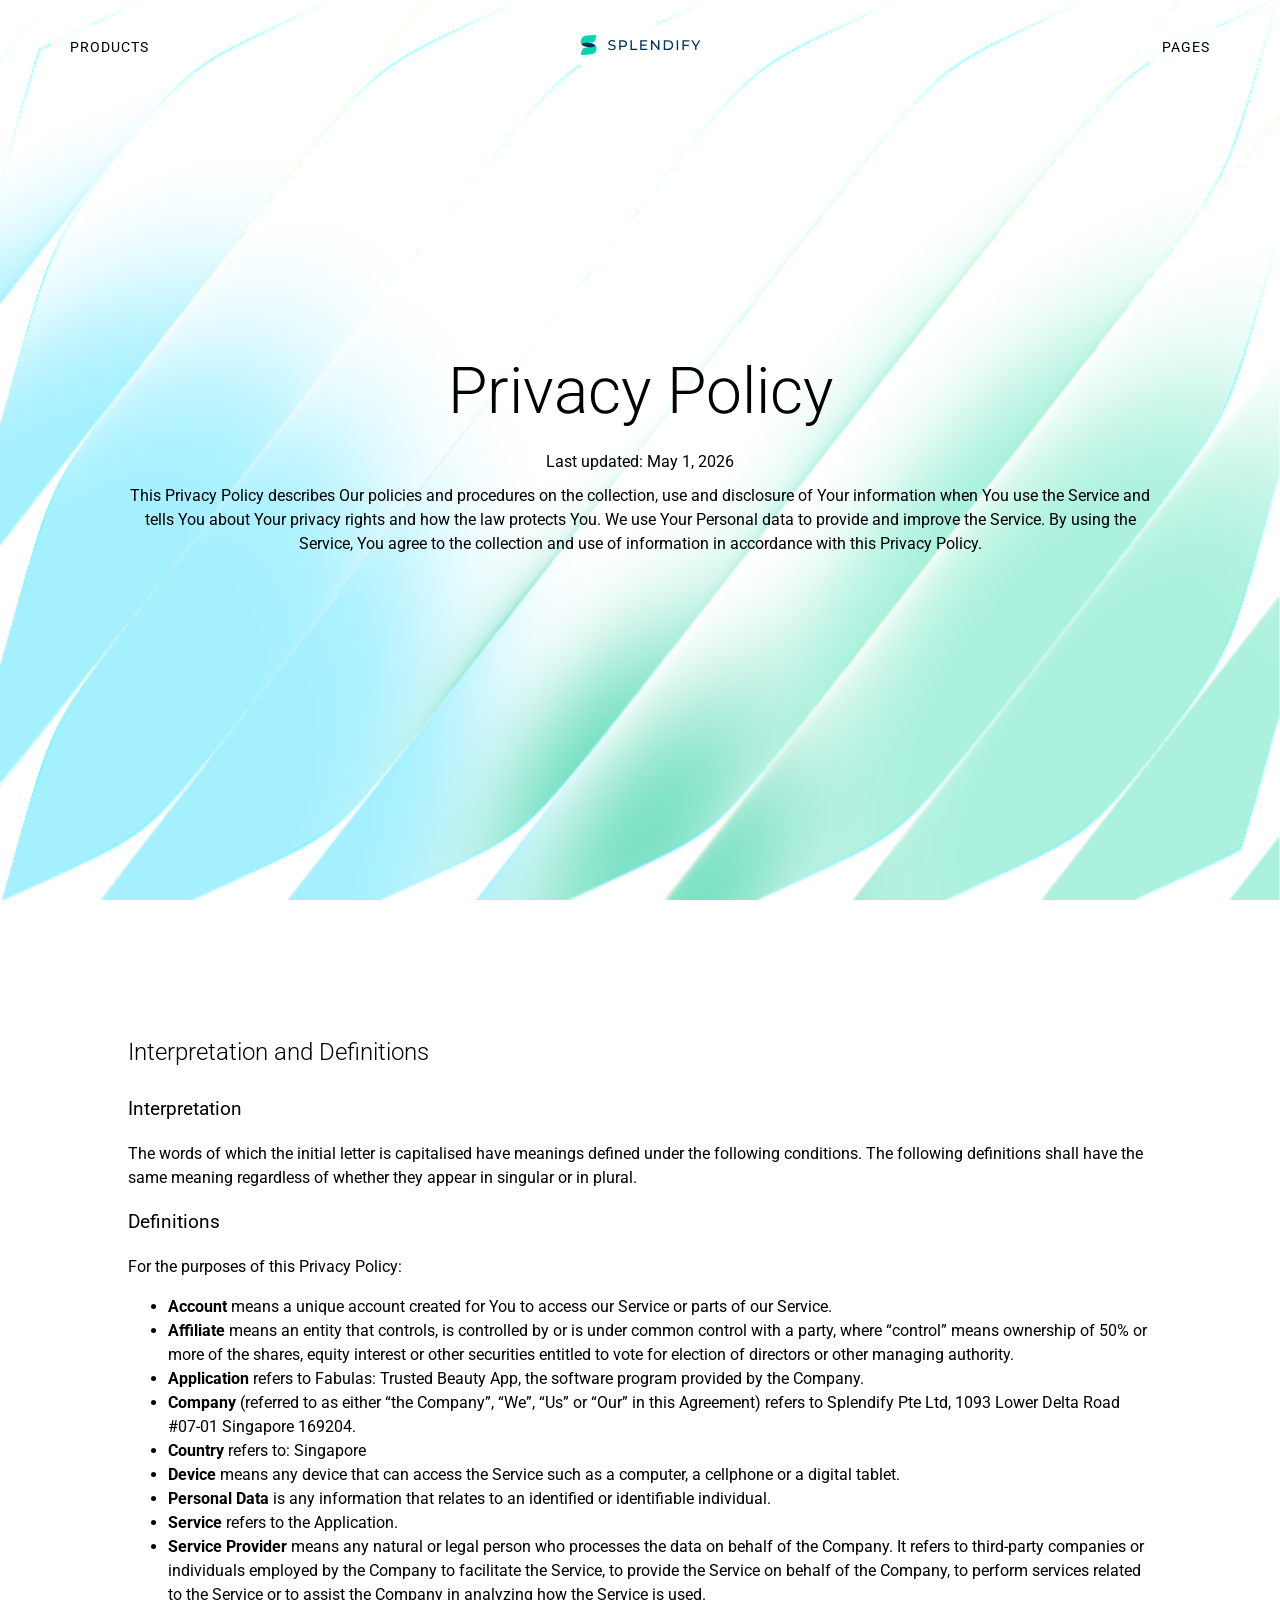
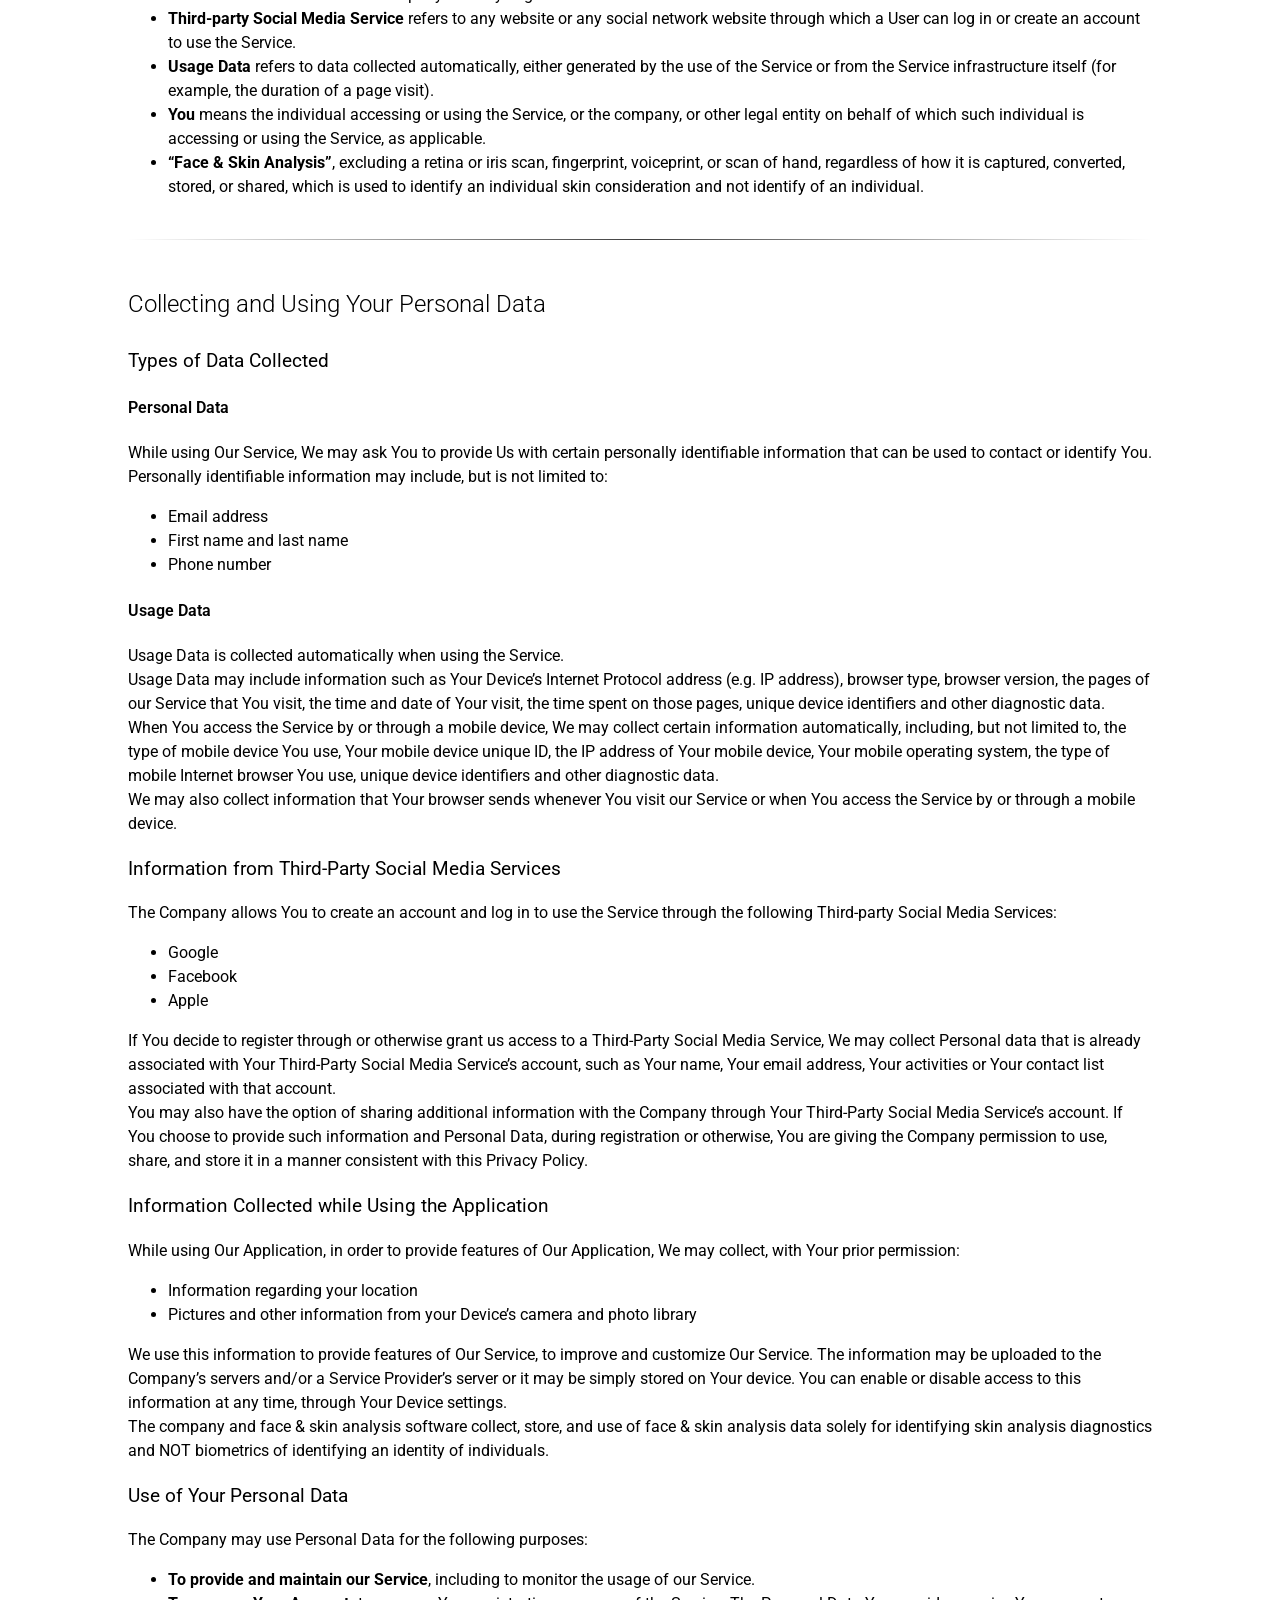
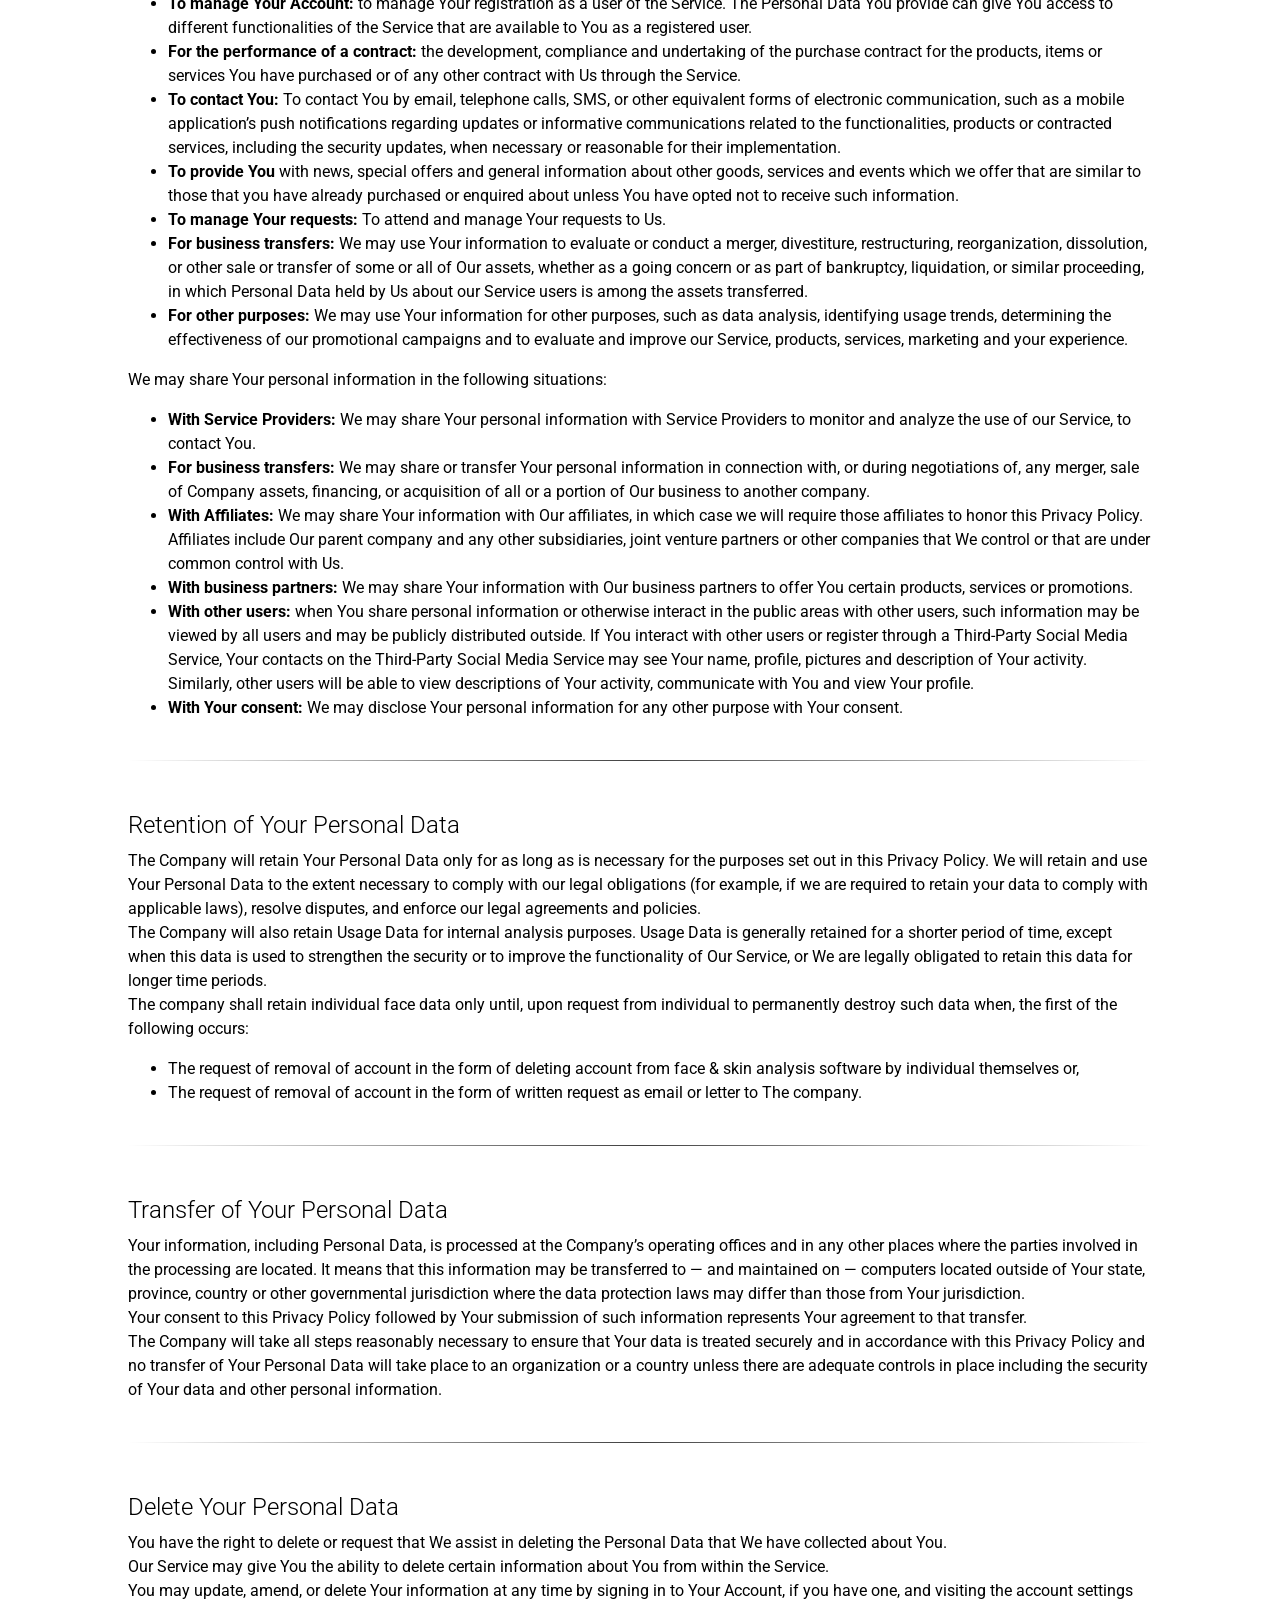
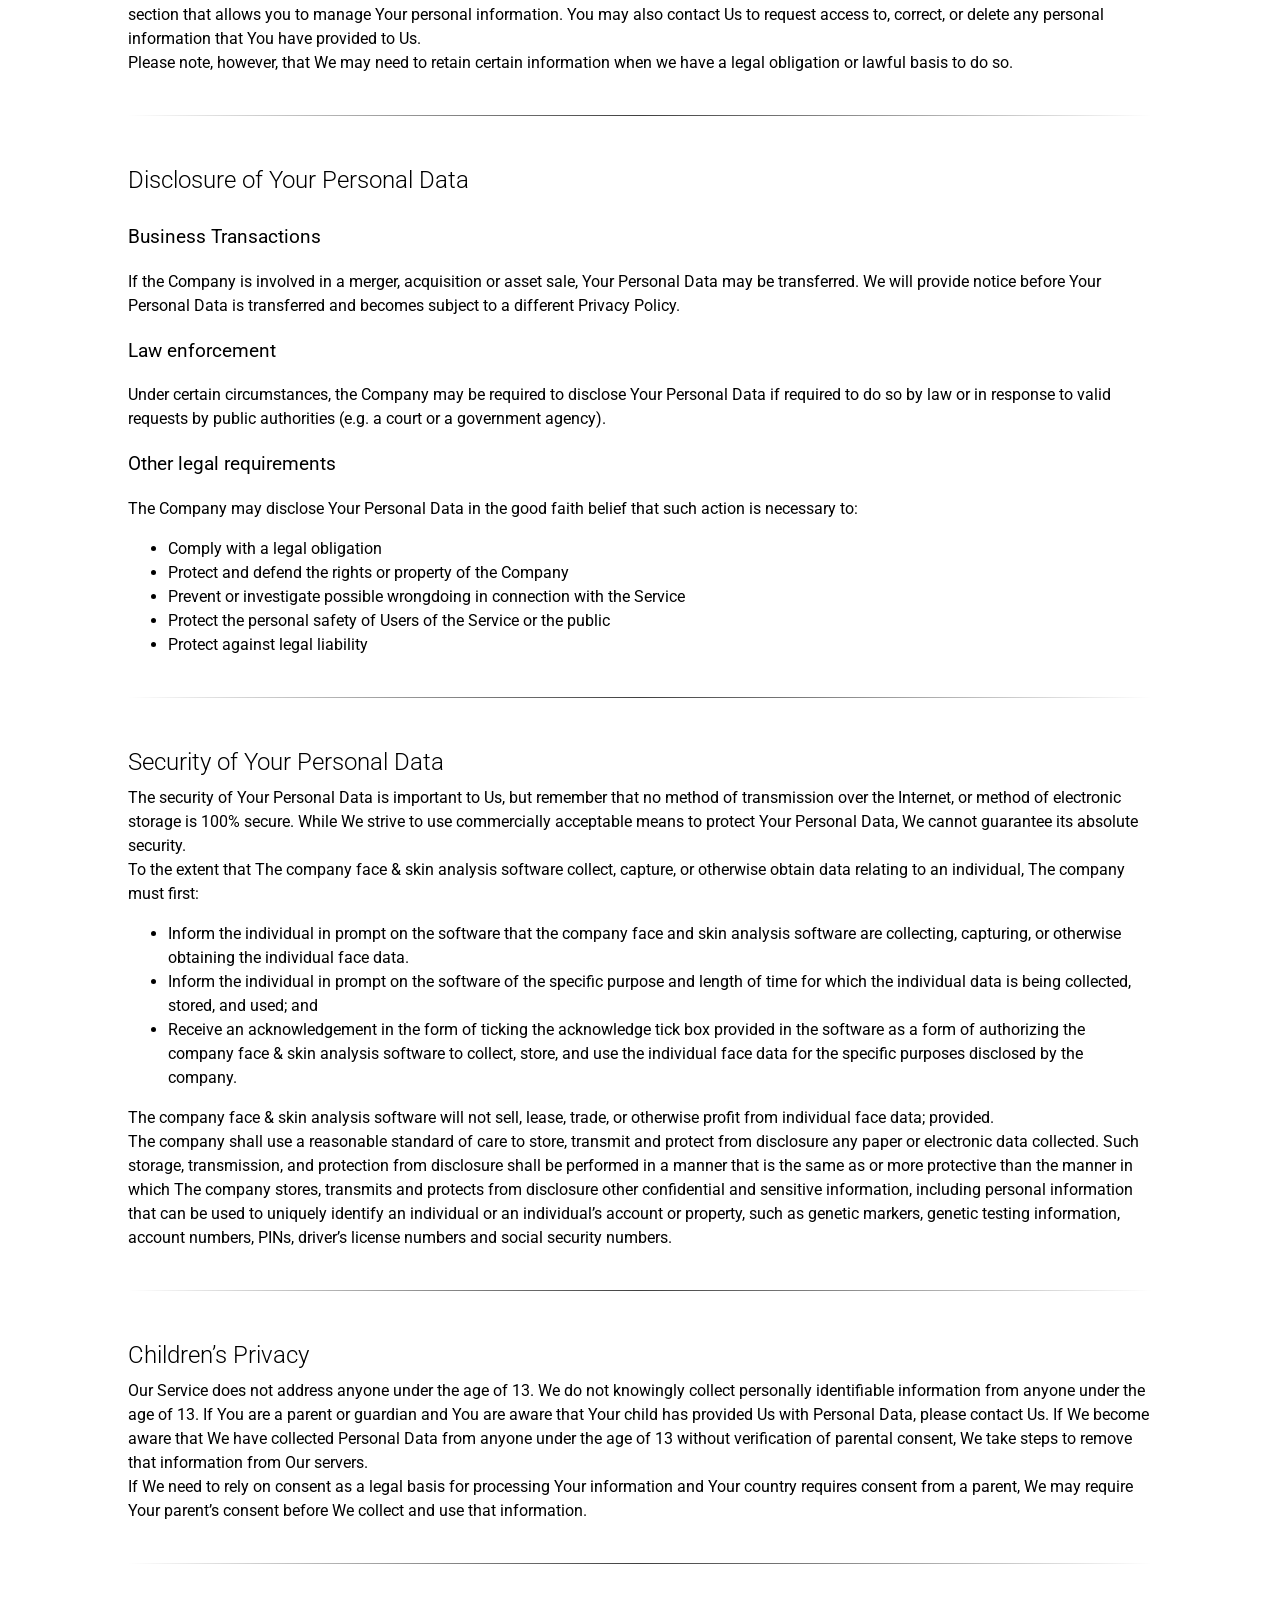
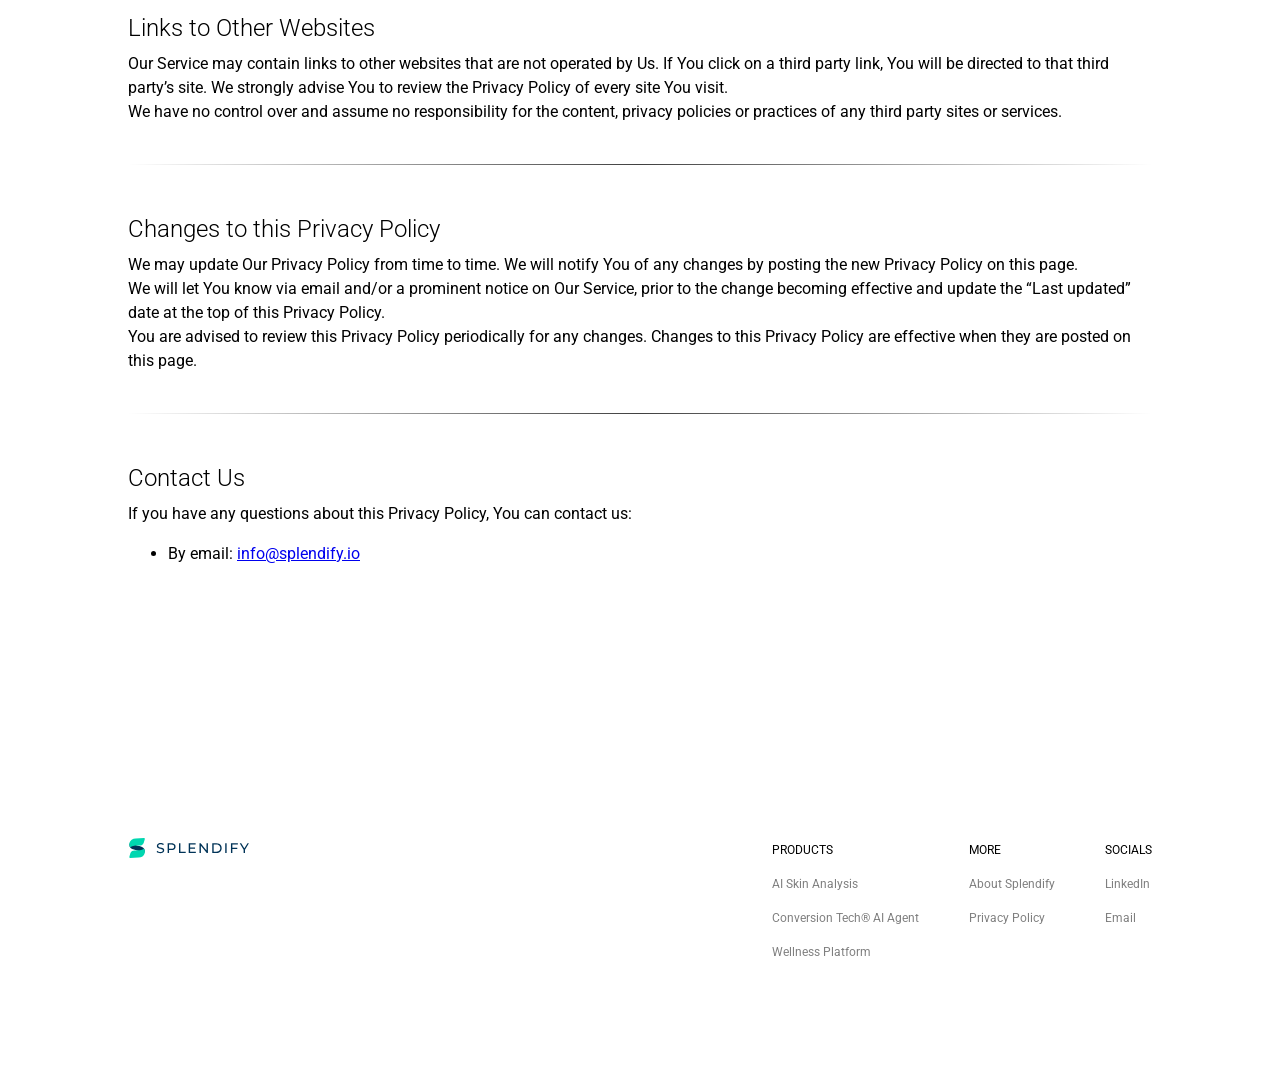
<file: privacy-policy.html>
<!DOCTYPE html>
<html lang="en">

<head>
    <meta charset="UTF-8">
    <meta name="viewport" content="width=device-width, initial-scale=1.0">
    <title>Privacy Policy</title>
    <link rel="preconnect" href="https://fonts.googleapis.com">
    <link rel="preconnect" href="https://fonts.gstatic.com" crossorigin>
    <link href="https://fonts.googleapis.com/css2?family=Roboto:ital,wght@0,100..900;1,100..900&display=swap"
        rel="stylesheet">
    <link rel="icon" href="splendify-icon.svg" type="image/x-icon">
</head>
<style>
    * {
        box-sizing: border-box;
    }

    h1,
    h2,
    p {
        margin: 0;
    }

    body {
        display: flex;
        flex-direction: column;
        font-family: 'Roboto';
        margin: 0;
        padding: 0;
        line-height: 150%;
        width: 100svw;
        overflow-x: hidden;
    }
    h2 {
        font-weight: 300;
        line-height: 200%;
    }
    h3 {
        font-weight: 400;
    }
    h4 {
        font-weight: 600;
    }
    hr {
        border: 0;
        height: 1px;
        background-image: linear-gradient(to right, rgba(0, 0, 0, 0), rgba(0, 0, 0, 0.75), rgba(0, 0, 0, 0));
        margin: 40px 0;
    }
</style>

<body>
    <header>
        <div class="menu-bar" id="products-menu-bar">
            <p class="menu title">Products</p>
            <a class="menu" id="menu-skin" href="aiskin.html">AI Skin Analysis</a>
            <a class="menu" id="menu-agent" href="aiagent.html">Conversion Tech® AI Agent</a>
            <a class="menu" id="menu-platform" href="fabulas.html">Wellness Platform</a>
        </div>
        <img src="splendify.svg" alt="splendify" id="header-logo">
        <div class="menu-bar" style="align-items: end;" id="pages-menu-bar">
            <p class="menu title">PAGES</p>
            <a class="menu" id="menu-about" href="about.html">About Splendify</a>
            <a class="menu" id="menu-privacy" href="privacy-policy.html">Privacy Policy</a>
        </div>
        <style>
            header {
                position: fixed;
                top: 0;
                left: 0;
                display: flex;
                flex-direction: row;
                align-items: start;
                justify-content: space-between;
                width: 100%;
                padding: 25px 50px;
                box-sizing: border-box;
                /* Mencegah overflow horizontal */
                z-index: 100;
            }

            .menu {
                display: none;
                flex-direction: row;
                align-items: center;
                background-color: rgba(255, 255, 255, 0.5);
                width: fit-content;
                height: fit-content;
                backdrop-filter: blur(10px);
                -webkit-backdrop-filter: blur(10px);
                border-radius: 100px;
                padding: 10px 20px;
                letter-spacing: 1px;
                font-size: 14px;
                font-weight: 400;
                text-transform: uppercase;
                cursor: pointer;
                transition: all 0.3s ease;
                text-decoration: none;
                color: #000;
            }

            .menu:hover {
                background-color: rgba(255, 255, 255, 1);
                font-weight: 600;
            }

            .menu p {
                margin: 0;
            }

            .title {
                display: flex;
            }

            .menu-bar {
                display: flex;
                flex-direction: column;
                gap: 10px;
                font-size: 14px;
                font-weight: 400;
                text-transform: uppercase;
            }

            #header-logo {
                padding: 10px 20px;
                background: white;
                border-radius: 100px;
                height: 40px;
                position: fixed;
                left: 50%;
                transform: translateX(-50%);
            }
            @media screen and (max-width: 1000px) {
                header {
                    display: none;
                }
            }
        </style>
        <script>
            const productsMenuBar = document.getElementById('products-menu-bar');
            const pagesMenuBar = document.getElementById('pages-menu-bar');
            const headerLogo = document.getElementById('header-logo');

            productsMenuBar.addEventListener('mouseenter', () => {
                document.getElementById('menu-skin').style.display = 'flex';
                document.getElementById('menu-agent').style.display = 'flex';
                document.getElementById('menu-platform').style.display = 'flex';
            });

            productsMenuBar.addEventListener('mouseleave', () => {
                document.getElementById('menu-skin').style.display = 'none';
                document.getElementById('menu-agent').style.display = 'none';
                document.getElementById('menu-platform').style.display = 'none';
            });

            pagesMenuBar.addEventListener('mouseenter', () => {
                document.getElementById('menu-about').style.display = 'flex';
                document.getElementById('menu-privacy').style.display = 'flex';
            });

            pagesMenuBar.addEventListener('mouseleave', () => {
                document.getElementById('menu-about').style.display = 'none';
                document.getElementById('menu-privacy').style.display = 'none';
            });

            headerLogo.addEventListener('click', () => {
                window.location.href = 'index.html';
            });
        </script>
    </header>
    <section id="hero">
        <h1>Privacy Policy</h1>
        <p>Last updated: May 1, 2026</p>
        <p>
            This Privacy Policy describes Our policies and procedures on the collection, use and disclosure of Your
            information when You use the Service and tells You about Your privacy rights and how the law protects
            You. We use Your Personal data to provide and improve the Service. By using the Service, You agree to
            the collection and use of information in accordance with this Privacy Policy.
        </p>
        <style>
            #hero {
                display: flex;
                flex-direction: column;
                justify-content: center;
                align-items: center;
                gap: 10px;
                height: 100svh;
                width: 100svw;
                text-align: center;
                background: url(shift-bg.png);
                background-size: 100% 100%;
                padding: 10vw;
                overflow: hidden;
                background-repeat: no-repeat;
                background-position: bottom center;
                line-height: 1.5;
            }

            #hero h1 {
                font-size: 64px;
                font-weight: 300;
            }
        </style>
    </section>
    <section id="content" style="padding: 10vw; line-height: 1.5;">
        <h2>Interpretation and Definitions</h2>

        <h3>Interpretation</h3>
        <p>The words of which the initial letter is capitalised have meanings defined under the following conditions.
            The
            following definitions shall have the same meaning regardless of whether they appear in singular or in
            plural.
        </p>

        <h3>Definitions</h3>
        <p>For the purposes of this Privacy Policy:</p>
        <ul>
            <li><strong>Account</strong> means a unique account created for You to access our Service or parts of our
                Service.</li>
            <li><strong>Affiliate</strong> means an entity that controls, is controlled by or is under common control
                with a
                party, where “control” means ownership of 50% or more of the shares, equity interest or other securities
                entitled to vote for election of directors or other managing authority.</li>
            <li><strong>Application</strong> refers to Fabulas: Trusted Beauty App, the software program provided by the
                Company.</li>
            <li><strong>Company</strong> (referred to as either “the Company”, “We”, “Us” or “Our” in this Agreement)
                refers
                to Splendify Pte Ltd, 1093 Lower Delta Road #07-01 Singapore 169204.</li>
            <li><strong>Country</strong> refers to: Singapore</li>
            <li><strong>Device</strong> means any device that can access the Service such as a computer, a cellphone or
                a
                digital tablet.</li>
            <li><strong>Personal Data</strong> is any information that relates to an identified or identifiable
                individual.
            </li>
            <li><strong>Service</strong> refers to the Application.</li>
            <li><strong>Service Provider</strong> means any natural or legal person who processes the data on behalf of
                the
                Company. It refers to third-party companies or individuals employed by the Company to facilitate the
                Service, to provide the Service on behalf of the Company, to perform services related to the Service or
                to
                assist the Company in analyzing how the Service is used.</li>
            <li><strong>Third-party Social Media Service</strong> refers to any website or any social network website
                through which a User can log in or create an account to use the Service.</li>
            <li><strong>Usage Data</strong> refers to data collected automatically, either generated by the use of the
                Service or from the Service infrastructure itself (for example, the duration of a page visit).</li>
            <li><strong>You</strong> means the individual accessing or using the Service, or the company, or other legal
                entity on behalf of which such individual is accessing or using the Service, as applicable.</li>
            <li><strong>“Face & Skin Analysis”</strong>, excluding a retina or iris scan, fingerprint, voiceprint, or
                scan
                of hand, regardless of how it is captured, converted, stored, or shared, which is used to identify an
                individual skin consideration and not identify of an individual.</li>
        </ul>

        <hr>

        <h2>Collecting and Using Your Personal Data</h2>

        <h3>Types of Data Collected</h3>

        <h4>Personal Data</h4>
        <p>While using Our Service, We may ask You to provide Us with certain personally identifiable information that
            can
            be used to contact or identify You. Personally identifiable information may include, but is not limited to:
        </p>
        <ul>
            <li>Email address</li>
            <li>First name and last name</li>
            <li>Phone number</li>
        </ul>

        <h4>Usage Data</h4>
        <p>Usage Data is collected automatically when using the Service.</p>
        <p>Usage Data may include information such as Your Device’s Internet Protocol address (e.g. IP address), browser
            type, browser version, the pages of our Service that You visit, the time and date of Your visit, the time
            spent
            on those pages, unique device identifiers and other diagnostic data.</p>
        <p>When You access the Service by or through a mobile device, We may collect certain information automatically,
            including, but not limited to, the type of mobile device You use, Your mobile device unique ID, the IP
            address
            of Your mobile device, Your mobile operating system, the type of mobile Internet browser You use, unique
            device
            identifiers and other diagnostic data.</p>
        <p>We may also collect information that Your browser sends whenever You visit our Service or when You access the
            Service by or through a mobile device.</p>

        <h3>Information from Third-Party Social Media Services</h3>
        <p>The Company allows You to create an account and log in to use the Service through the following Third-party
            Social Media Services:</p>
        <ul>
            <li>Google</li>
            <li>Facebook</li>
            <li>Apple</li>
        </ul>
        <p>If You decide to register through or otherwise grant us access to a Third-Party Social Media Service, We may
            collect Personal data that is already associated with Your Third-Party Social Media Service’s account, such
            as
            Your name, Your email address, Your activities or Your contact list associated with that account.</p>
        <p>You may also have the option of sharing additional information with the Company through Your Third-Party
            Social
            Media Service’s account. If You choose to provide such information and Personal Data, during registration or
            otherwise, You are giving the Company permission to use, share, and store it in a manner consistent with
            this
            Privacy Policy.</p>

        <h3>Information Collected while Using the Application</h3>
        <p>While using Our Application, in order to provide features of Our Application, We may collect, with Your prior
            permission:</p>
        <ul>
            <li>Information regarding your location</li>
            <li>Pictures and other information from your Device’s camera and photo library</li>
        </ul>
        <p>We use this information to provide features of Our Service, to improve and customize Our Service. The
            information
            may be uploaded to the Company’s servers and/or a Service Provider’s server or it may be simply stored on
            Your
            device. You can enable or disable access to this information at any time, through Your Device settings.</p>
        <p>The company and face & skin analysis software collect, store, and use of face & skin analysis data solely for
            identifying skin analysis diagnostics and NOT biometrics of identifying an identity of individuals.</p>

        <h3>Use of Your Personal Data</h3>
        <p>The Company may use Personal Data for the following purposes:</p>
        <ul>
            <li><strong>To provide and maintain our Service</strong>, including to monitor the usage of our Service.
            </li>
            <li><strong>To manage Your Account:</strong> to manage Your registration as a user of the Service. The
                Personal
                Data You provide can give You access to different functionalities of the Service that are available to
                You
                as a registered user.</li>
            <li><strong>For the performance of a contract:</strong> the development, compliance and undertaking of the
                purchase contract for the products, items or services You have purchased or of any other contract with
                Us
                through the Service.</li>
            <li><strong>To contact You:</strong> To contact You by email, telephone calls, SMS, or other equivalent
                forms of
                electronic communication, such as a mobile application’s push notifications regarding updates or
                informative
                communications related to the functionalities, products or contracted services, including the security
                updates, when necessary or reasonable for their implementation.</li>
            <li><strong>To provide You</strong> with news, special offers and general information about other goods,
                services and events which we offer that are similar to those that you have already purchased or enquired
                about unless You have opted not to receive such information.</li>
            <li><strong>To manage Your requests:</strong> To attend and manage Your requests to Us.</li>
            <li><strong>For business transfers:</strong> We may use Your information to evaluate or conduct a merger,
                divestiture, restructuring, reorganization, dissolution, or other sale or transfer of some or all of Our
                assets, whether as a going concern or as part of bankruptcy, liquidation, or similar proceeding, in
                which
                Personal Data held by Us about our Service users is among the assets transferred.</li>
            <li><strong>For other purposes:</strong> We may use Your information for other purposes, such as data
                analysis,
                identifying usage trends, determining the effectiveness of our promotional campaigns and to evaluate and
                improve our Service, products, services, marketing and your experience.</li>
        </ul>

        <p>We may share Your personal information in the following situations:</p>
        <ul>
            <li><strong>With Service Providers:</strong> We may share Your personal information with Service Providers
                to
                monitor and analyze the use of our Service, to contact You.</li>
            <li><strong>For business transfers:</strong> We may share or transfer Your personal information in
                connection
                with, or during negotiations of, any merger, sale of Company assets, financing, or acquisition of all or
                a
                portion of Our business to another company.</li>
            <li><strong>With Affiliates:</strong> We may share Your information with Our affiliates, in which case we
                will
                require those affiliates to honor this Privacy Policy. Affiliates include Our parent company and any
                other
                subsidiaries, joint venture partners or other companies that We control or that are under common control
                with Us.</li>
            <li><strong>With business partners:</strong> We may share Your information with Our business partners to
                offer
                You certain products, services or promotions.</li>
            <li><strong>With other users:</strong> when You share personal information or otherwise interact in the
                public
                areas with other users, such information may be viewed by all users and may be publicly distributed
                outside.
                If You interact with other users or register through a Third-Party Social Media Service, Your contacts
                on
                the Third-Party Social Media Service may see Your name, profile, pictures and description of Your
                activity.
                Similarly, other users will be able to view descriptions of Your activity, communicate with You and view
                Your profile.</li>
            <li><strong>With Your consent:</strong> We may disclose Your personal information for any other purpose with
                Your consent.</li>
        </ul>

        <hr>

        <h2>Retention of Your Personal Data</h2>
        <p>The Company will retain Your Personal Data only for as long as is necessary for the purposes set out in this
            Privacy Policy. We will retain and use Your Personal Data to the extent necessary to comply with our legal
            obligations (for example, if we are required to retain your data to comply with applicable laws), resolve
            disputes, and enforce our legal agreements and policies.</p>
        <p>The Company will also retain Usage Data for internal analysis purposes. Usage Data is generally retained for
            a
            shorter period of time, except when this data is used to strengthen the security or to improve the
            functionality
            of Our Service, or We are legally obligated to retain this data for longer time periods.</p>
        <p>The company shall retain individual face data only until, upon request from individual to permanently destroy
            such data when, the first of the following occurs:</p>
        <ul>
            <li>The request of removal of account in the form of deleting account from face & skin analysis software by
                individual themselves or,</li>
            <li>The request of removal of account in the form of written request as email or letter to The company.</li>
        </ul>

        <hr>

        <h2>Transfer of Your Personal Data</h2>
        <p>Your information, including Personal Data, is processed at the Company’s operating offices and in any other
            places where the parties involved in the processing are located. It means that this information may be
            transferred to — and maintained on — computers located outside of Your state, province, country or other
            governmental jurisdiction where the data protection laws may differ than those from Your jurisdiction.</p>
        <p>Your consent to this Privacy Policy followed by Your submission of such information represents Your agreement
            to
            that transfer.</p>
        <p>The Company will take all steps reasonably necessary to ensure that Your data is treated securely and in
            accordance with this Privacy Policy and no transfer of Your Personal Data will take place to an organization
            or
            a country unless there are adequate controls in place including the security of Your data and other personal
            information.</p>

        <hr>

        <h2>Delete Your Personal Data</h2>
        <p>You have the right to delete or request that We assist in deleting the Personal Data that We have collected
            about
            You.</p>
        <p>Our Service may give You the ability to delete certain information about You from within the Service.</p>
        <p>You may update, amend, or delete Your information at any time by signing in to Your Account, if you have one,
            and
            visiting the account settings section that allows you to manage Your personal information. You may also
            contact
            Us to request access to, correct, or delete any personal information that You have provided to Us.</p>
        <p>Please note, however, that We may need to retain certain information when we have a legal obligation or
            lawful
            basis to do so.</p>

        <hr>

        <h2>Disclosure of Your Personal Data</h2>

        <h3>Business Transactions</h3>
        <p>If the Company is involved in a merger, acquisition or asset sale, Your Personal Data may be transferred. We
            will
            provide notice before Your Personal Data is transferred and becomes subject to a different Privacy Policy.
        </p>

        <h3>Law enforcement</h3>
        <p>Under certain circumstances, the Company may be required to disclose Your Personal Data if required to do so
            by
            law or in response to valid requests by public authorities (e.g. a court or a government agency).</p>

        <h3>Other legal requirements</h3>
        <p>The Company may disclose Your Personal Data in the good faith belief that such action is necessary to:</p>
        <ul>
            <li>Comply with a legal obligation</li>
            <li>Protect and defend the rights or property of the Company</li>
            <li>Prevent or investigate possible wrongdoing in connection with the Service</li>
            <li>Protect the personal safety of Users of the Service or the public</li>
            <li>Protect against legal liability</li>
        </ul>

        <hr>

        <h2>Security of Your Personal Data</h2>
        <p>The security of Your Personal Data is important to Us, but remember that no method of transmission over the
            Internet, or method of electronic storage is 100% secure. While We strive to use commercially acceptable
            means
            to protect Your Personal Data, We cannot guarantee its absolute security.</p>
        <p>To the extent that The company face & skin analysis software collect, capture, or otherwise obtain data
            relating
            to an individual, The company must first:</p>
        <ul>
            <li>Inform the individual in prompt on the software that the company face and skin analysis software are
                collecting, capturing, or otherwise obtaining the individual face data.</li>
            <li>Inform the individual in prompt on the software of the specific purpose and length of time for which the
                individual data is being collected, stored, and used; and</li>
            <li>Receive an acknowledgement in the form of ticking the acknowledge tick box provided in the software as a
                form of authorizing the company face & skin analysis software to collect, store, and use the individual
                face
                data for the specific purposes disclosed by the company.</li>
        </ul>
        <p>The company face & skin analysis software will not sell, lease, trade, or otherwise profit from individual
            face
            data; provided.</p>
        <p>The company shall use a reasonable standard of care to store, transmit and protect from disclosure any paper
            or
            electronic data collected. Such storage, transmission, and protection from disclosure shall be performed in
            a
            manner that is the same as or more protective than the manner in which The company stores, transmits and
            protects from disclosure other confidential and sensitive information, including personal information that
            can
            be used to uniquely identify an individual or an individual’s account or property, such as genetic markers,
            genetic testing information, account numbers, PINs, driver’s license numbers and social security numbers.
        </p>

        <hr>

        <h2>Children’s Privacy</h2>
        <p>Our Service does not address anyone under the age of 13. We do not knowingly collect personally identifiable
            information from anyone under the age of 13. If You are a parent or guardian and You are aware that Your
            child
            has provided Us with Personal Data, please contact Us. If We become aware that We have collected Personal
            Data
            from anyone under the age of 13 without verification of parental consent, We take steps to remove that
            information from Our servers.</p>
        <p>If We need to rely on consent as a legal basis for processing Your information and Your country requires
            consent
            from a parent, We may require Your parent’s consent before We collect and use that information.</p>

        <hr>

        <h2>Links to Other Websites</h2>
        <p>Our Service may contain links to other websites that are not operated by Us. If You click on a third party
            link,
            You will be directed to that third party’s site. We strongly advise You to review the Privacy Policy of
            every
            site You visit.</p>
        <p>We have no control over and assume no responsibility for the content, privacy policies or practices of any
            third
            party sites or services.</p>

        <hr>

        <h2>Changes to this Privacy Policy</h2>
        <p>We may update Our Privacy Policy from time to time. We will notify You of any changes by posting the new
            Privacy
            Policy on this page.</p>
        <p>We will let You know via email and/or a prominent notice on Our Service, prior to the change becoming
            effective
            and update the “Last updated” date at the top of this Privacy Policy.</p>
        <p>You are advised to review this Privacy Policy periodically for any changes. Changes to this Privacy Policy
            are
            effective when they are posted on this page.</p>

        <hr>

        <h2>Contact Us</h2>
        <p>If you have any questions about this Privacy Policy, You can contact us:</p>
        <ul>
            <li>By email: <a href="mailto:info@splendify.io">info@splendify.io</a></li>
        </ul>

    </section>
    <section id="footer">
        <img src="splendify.svg" alt="splendify" class="footer-logo">
        <div id="footer-menus">
            <div class="footer-menu-list">
                <p class="footer-menu-title">Products</p>
                <a class="footer-menu" href="aiskin.html">AI Skin Analysis</a>
                <a class="footer-menu" href="aiagent.html">Conversion Tech® AI Agent</a>
                <a class="footer-menu" href="fabulas.html">Wellness Platform</a>
            </div>
            <div class="footer-menu-list">
                <p class="footer-menu-title">More</p>
                <a class="footer-menu" href="about.html">About Splendify</a>
                <a class="footer-menu" href="privacy-policy.html">Privacy Policy</a>
            </div>
            <div class="footer-menu-list">
                <p class="footer-menu-title">Socials</p>
                <p class="footer-menu">LinkedIn</p>
                <p class="footer-menu">Email</p>
            </div>
        </div>
        <style>
            #footer {
                text-align: left;
                display: flex;
                flex-direction: row;
                justify-content: space-between;
                align-items: start;
                padding: 10%;
                width: 100%;
                background-color: white;
                position: relative;
                z-index: 10;
            }

            .footer-logo {
                max-width: 200px;
                margin-bottom: 20px;
            }

            #footer-menus {
                display: flex;
                flex-direction: row;
                gap: 50px;
            }

            .footer-menu-list {
                display: flex;
                flex-direction: column;
                gap: 10px;
            }

            .footer-menu {
                color: #00000080;
                margin: 0;
                font-size: 12px;
                text-decoration: none;
            }

            .footer-menu-title {
                font-size: 12px;
                letter-spacing: 15%;
                text-transform: uppercase;
            }

            @media screen and (max-width: 1000px) {
                #footer {
                    flex-direction: column;
                    align-items: start;
                    gap: 20px;
                }

                #footer-menus {
                    flex-direction: column;
                }
            }
        </style>
    </section>
    <section id="nav-sidebar">
        <div id="nav-sidebar-header">
            <img src="splendify.svg" alt="splendify" class="nav-sidebar-logo">
            <img src="close.svg" alt="close" id="close">
        </div>
        <div id="nav-sidebar-menus">
            <div class="nav-sidebar-menu-list">
                <a class="menu-label">Products</a>
                <a class="nav-sidebar-menu" href="aiskin.html">AI Skin Analysis</a>
                <a class="nav-sidebar-menu" href="aiagent.html">Conversion Tech® AI Agent</a>
                <a class="nav-sidebar-menu" href="fabulas.html">Wellness Platform</a>
            </div>
            <div class="nav-sidebar-menu-list">
                <a class="menu-label">Pages</a>
                <a class="nav-sidebar-menu" href="about.html">About Splendify</a>
                <a class="nav-sidebar-menu" href="privacy-policy.html">Privacy Policy</a>
            </div>
        </div>
        <style>
            #nav-sidebar {
                display: none;
                flex-direction: column;
                gap: 100px;
                align-items: start;
                padding: 20px 40px;
                width: 100svw;
                height: 100svh;
                background-color: rgba(255, 255, 255, 0.75);
                position: fixed;
                top: 0;
                z-index: 100;
                backdrop-filter: blur(50px);
                -webkit-backdrop-filter: blur(50px);
            }

            #nav-sidebar-header {
                display: flex;
                flex-direction: row;
                justify-content: space-between;
                align-items: center;
                width: 100%;
            }

            .nav-sidebar-logo {
                height: 20px;
            }

            #nav-sidebar-menus {
                display: flex;
                flex-direction: column;
                gap: 150px;
            }

            .nav-sidebar-menu-list {
                display: flex;
                flex-direction: column;
                gap: 50px;
            }

            .nav-sidebar-menu {
                color: #00000080;
                margin: 0;
                font-size: 16px;
                text-decoration: none;
            }

            .menu-label {
                font-size: 16px;
                letter-spacing: 15%;
                text-transform: uppercase;
            }
        </style>
    </section>
    <section id="nav-mobile">
        <img src="splendify.svg" alt="" class="logo">
        <img src="menu.svg" alt="menu" id="menu">
        <style>
            .logo {
                border-radius: 15px;
                backdrop-filter: blur(50px);
                -webkit-backdrop-filter: blur(50px);
                background-color: rgba(255, 255, 255, 0.75);
                padding: 10px 20px;
            }

            #menu {
                border-radius: 15px;
                backdrop-filter: blur(50px);
                -webkit-backdrop-filter: blur(50px);
                background-color: rgba(255, 255, 255, 0.75);
                padding: 10px 20px;
            }

            #nav-mobile {
                display: flex;
                flex-direction: row;
                justify-content: space-between;
                align-items: center;
                padding: 10px 20px;
                width: 100%;
                position: fixed;
                top: 0;
                z-index: 10;
            }
            @media screen and (min-width: 1000px) {
                #nav-mobile {
                    display: none;
                }
            }
        </style>
        <script>
            const menu = document.getElementById('menu');
            const sidebar = document.getElementById('nav-sidebar');
            const close = document.getElementById('close');

            menu.addEventListener('click', () => {
                sidebar.style.display = 'flex';
            });

            close.addEventListener('click', () => {
                sidebar.style.display = 'none';
            });

        </script>
    </section>
</body>

</html>
</file>
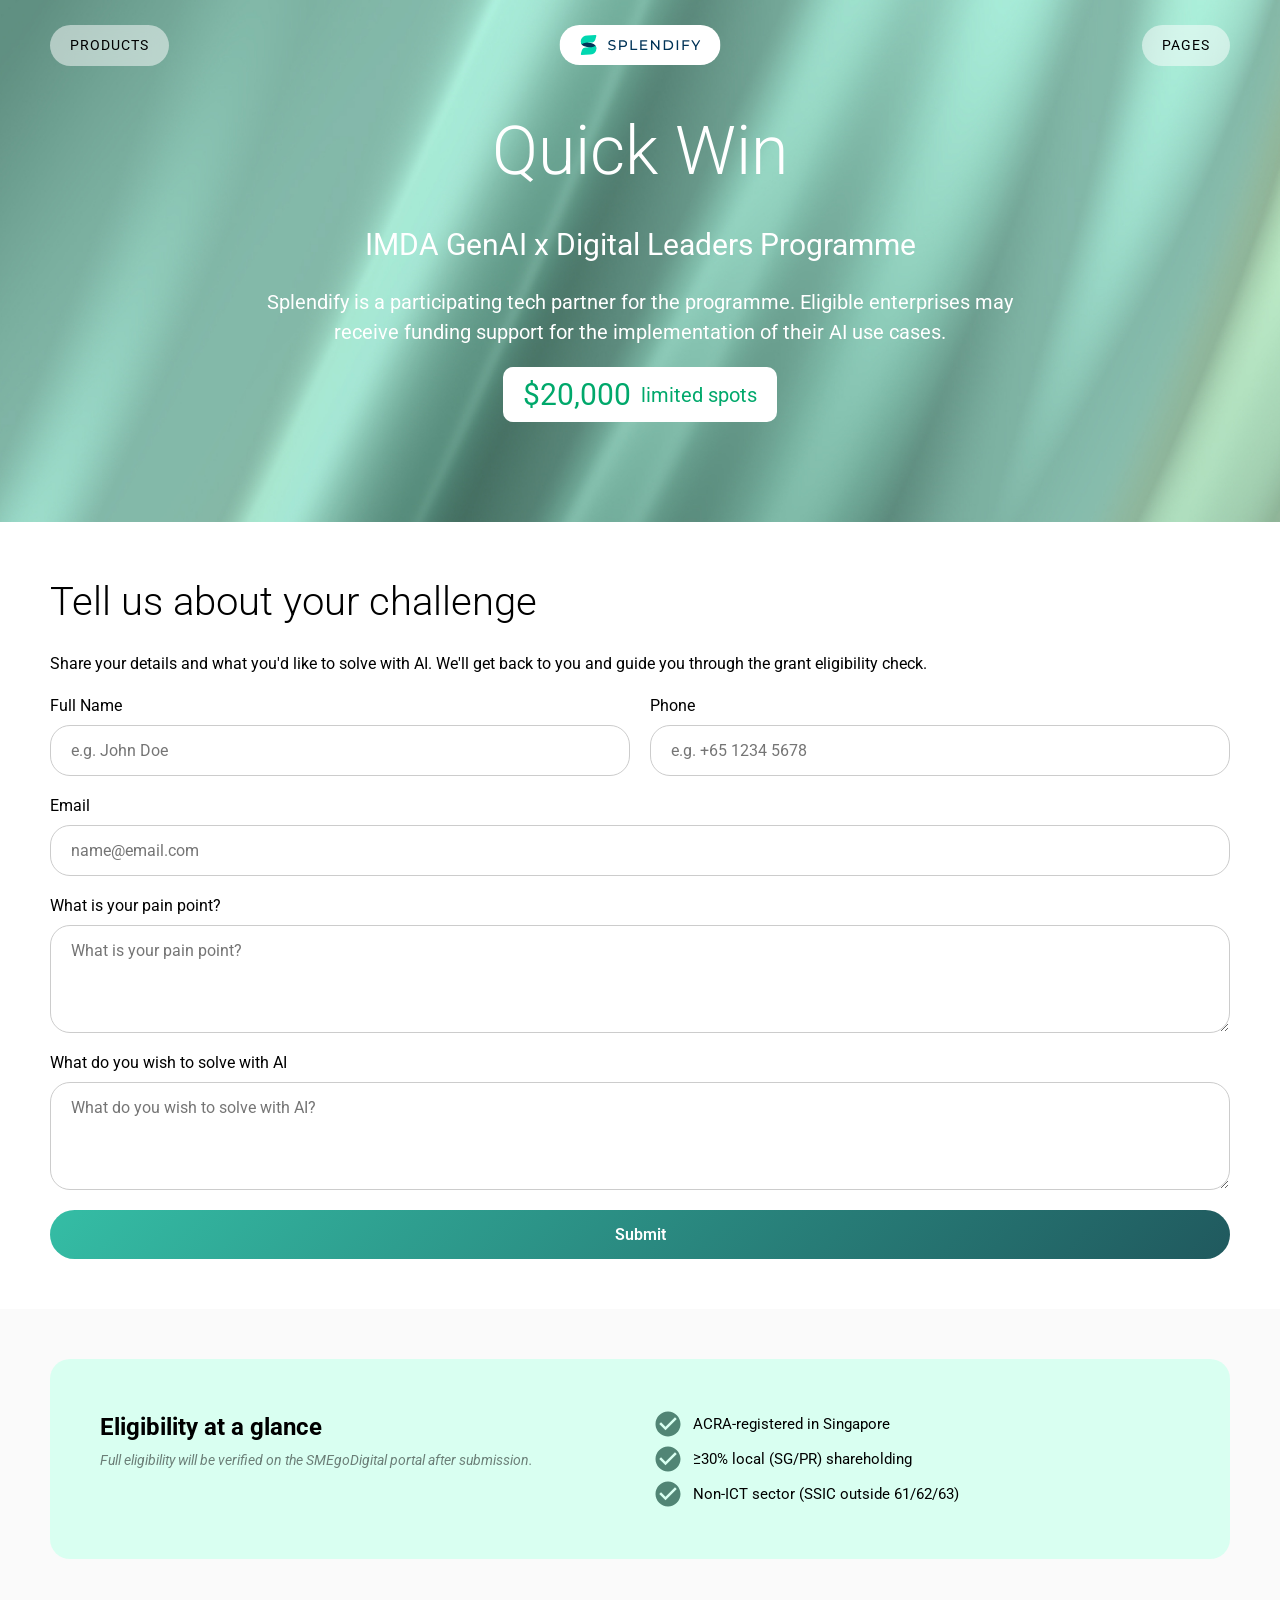
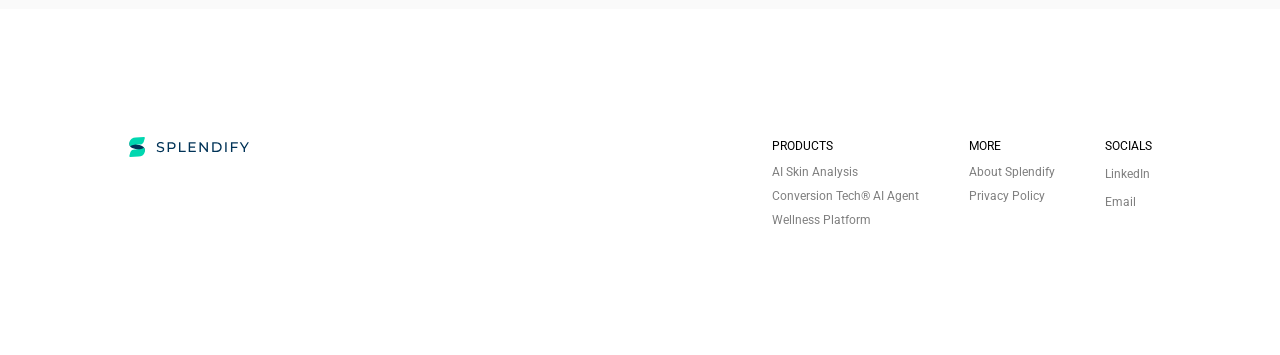
<file: quickwin.html>
<!DOCTYPE html>
<html lang="en">
    <head>
        <meta charset="UTF-8">
        <meta name="viewport" content="width=device-width, initial-scale=1.0">
        <title>Splendify Quick Win</title>
        <link rel="preconnect" href="https://fonts.googleapis.com">
        <link rel="preconnect" href="https://fonts.gstatic.com" crossorigin>
        <link href="https://fonts.googleapis.com/css2?family=Roboto:ital,wght@0,100..900;1,100..900&display=swap" rel="stylesheet">
        <link rel="icon" href="splendify-icon.svg" type="image/x-icon">
    </head>

    <style>
        * {
            box-sizing: border-box;
        }

        h1,
        h2,
        h3,
        p {
            margin: 0;
            line-height: 150%;
        }

        body {
            margin: 0;
            font-family: "Roboto";
            display: flex;
            flex-direction: column;
            background: #fafafa;
        }
    </style>
    <body>
        <img src="linebg.svg" id="hero-line">
        <img src="fractal-lines.jpg" id="bg">
        <style>
            #hero-line {
                position: fixed;
                top: 0;
                left: 0;
                width: 100%;
                height: 100%;
                object-fit: cover;
                filter: brightness(0.1);
                opacity: 0.1;
                z-index: -1;
                display: none;
            }
            #bg {
                position: fixed;
                top: 0;
                left: 0;
                width: 100%;
                height: 100%;
                object-fit: cover;
                background: url("fractal-lines.jpg");
                background-size: cover;
                z-index: -2;
            }
        </style>
        <header>
            <div class="menu-bar" id="products-menu-bar">
                <p class="menu title">Products</p>
                <a class="menu" id="menu-skin" href="aiskin.html">AI Skin Analysis</a>
                <a class="menu" id="menu-agent" href="aiagent.html">Conversion Tech® AI Agent</a>
                <a class="menu" id="menu-platform" href="fabulas.html">Wellness Platform</a>
            </div>
            <img src="splendify.svg" alt="splendify" id="header-logo">
            <div class="menu-bar" style="align-items: end;" id="pages-menu-bar">
                <p class="menu title">PAGES</p>
                <a class="menu" id="menu-about">About Splendify</a>
                <a class="menu" id="menu-privacy" href="privacy-policy.html">Privacy Policy</a>
            </div>
            <style>
                header {
                    position: fixed;
                    top: 0;
                    left: 0;
                    display: flex;
                    flex-direction: row;
                    align-items: start;
                    justify-content: space-between;
                    width: 100%;
                    padding: 25px 50px;
                    box-sizing: border-box;
                    /* Mencegah overflow horizontal */
                    z-index: 100;
                }

                .menu {
                    display: none;
                    flex-direction: row;
                    align-items: center;
                    background-color: rgba(255, 255, 255, 0.5);
                    width: fit-content;
                    height: fit-content;
                    backdrop-filter: blur(10px);
                    -webkit-backdrop-filter: blur(10px);
                    border-radius: 100px;
                    padding: 10px 20px;
                    letter-spacing: 1px;
                    font-size: 14px;
                    font-weight: 400;
                    text-transform: uppercase;
                    cursor: pointer;
                    transition: all 0.3s ease;
                    text-decoration: none;
                    color: #000;
                }

                .menu:hover {
                    background-color: rgba(255, 255, 255, 1);
                    font-weight: 600;
                }

                .menu p {
                    margin: 0;
                }

                .title {
                    display: flex;
                }

                .menu-bar {
                    display: flex;
                    flex-direction: column;
                    gap: 10px;
                    font-size: 14px;
                    font-weight: 400;
                    text-transform: uppercase;
                }

                #header-logo {
                    padding: 10px 20px;
                    background: white;
                    border-radius: 100px;
                    height: 40px;
                    position: fixed;
                    left: 50%;
                    transform: translateX(-50%);
                }
                @media screen and (max-width: 1000px) {
                    header {
                        display: none;
                    }
                }
            </style>
            <script>
                const productsMenuBar = document.getElementById("products-menu-bar");
                const pagesMenuBar = document.getElementById("pages-menu-bar");
                const headerLogo = document.getElementById("header-logo");

                productsMenuBar.addEventListener("mouseenter", () => {
                    document.getElementById("menu-skin").style.display = "flex";
                    document.getElementById("menu-agent").style.display = "flex";
                    document.getElementById("menu-platform").style.display = "flex";
                });

                productsMenuBar.addEventListener("mouseleave", () => {
                    document.getElementById("menu-skin").style.display = "none";
                    document.getElementById("menu-agent").style.display = "none";
                    document.getElementById("menu-platform").style.display = "none";
                });

                pagesMenuBar.addEventListener("mouseenter", () => {
                    document.getElementById("menu-about").style.display = "flex";
                    document.getElementById("menu-privacy").style.display = "flex";
                });

                pagesMenuBar.addEventListener("mouseleave", () => {
                    document.getElementById("menu-about").style.display = "none";
                    document.getElementById("menu-privacy").style.display = "none";
                });

                headerLogo.addEventListener("click", () => {
                    window.location.href = "index.html";
                });
            </script>
        </header>
        <div id="hero">
            <h1>Quick Win</h1>
            <p id="hero-subtitle">IMDA GenAI x Digital Leaders Programme</p>
            <p id="hero-description">Splendify is a participating tech partner for the programme. Eligible enterprises may receive funding support for the implementation of their AI use cases.</p>
            <div id="hero-spots">$20,000 <span>limited spots</span></div>
            <style>
                #hero {
                    display: flex;
                    flex-direction: column;
                    align-items: center;
                    justify-content: center;
                    padding: 100px 50px;
                    gap: 20px;
                    text-align: center;
                }
                #hero h1 {
                    font-size: 68px;
                    color: white;
                    font-weight: 300;
                }
                #hero-subtitle {
                    font-size: 30px;
                    color: white;
                }
                #hero-description {
                    font-size: 20px;
                    text-align: center;
                    max-width: 800px;
                    color: white;
                }
                #hero-spots {
                    font-size: 30px;
                    color: #00a86b;
                    background: #ffffff;
                    padding: 10px 20px;
                    border-radius: 10px;
                    display: flex;
                    align-items: center;
                    justify-content: center;
                    gap: 10px;
                }
                #hero-spots span {
                    font-size: 20px;
                    color: #00a86b;
                }
            </style>
        </div>
        <form>
            <h2>Tell us about your challenge</h2>
            <p>Share your details and what you'd like to solve with AI. We'll get back to you and guide you through the grant eligibility check.</p>
            <div class="form-question-wrap">
                <div class="form-item">
                    <label for="full-name">Full Name</label>
                    <input type="text" id="full-name" name="full-name" placeholder="e.g. John Doe" required>
                </div>
                <div class="form-item">
                    <label for="phone">Phone</label>
                    <input type="text" id="phone" name="phone" placeholder="e.g. +65 1234 5678" required>
                </div>
            </div>
            <div class="form-item">
                <label for="email">Email</label>
                <input type="email" id="email" name="email" placeholder="name@email.com" required>
            </div>
            <div class="form-item">
                <label for="pain-points">What is your pain point?</label>
                <textarea id="pain-points" name="pain-points" rows="4" placeholder="What is your pain point?" required></textarea>
            </div>
            <div class="form-item">
                <label for="wish">What do you wish to solve with AI</label>
                <textarea id="wish" name="wish" rows="4" placeholder="What do you wish to solve with AI?" required></textarea>
            </div>
            <button type="submit">Submit</button>
            <style>
                form h2 {
                    font-size: 40px;
                    font-weight: 300;
                }
                form {
                    display: flex;
                    flex-direction: column;
                    align-items: stretch;
                    padding: 50px;
                    gap: 20px;
                    width: 100%;
                    background: #ffffff;
                    font-family: "Roboto";
                }
                .form-question-wrap {
                    display: flex;
                    flex-direction: row;
                    gap: 20px;
                }
                @media (max-width: 768px) {
                    .form-question-wrap {
                        flex-direction: column;
                    }
                }
                .form-item {
                    display: flex;
                    flex-direction: column;
                    gap: 10px;
                    width: 100%;
                }
                .form-item input,
                .form-item textarea {
                    padding: 15px 20px;
                    border-radius: 20px;
                    border: 1px solid #ccc;
                    font-size: 16px;
                    font-family: "Roboto";
                }
                button[type="submit"] {
                    padding: 15px 20px;
                    background: linear-gradient(133.31deg, #35c0a7 -3.05%, #20595e 100%);
                    color: white;
                    font-family: "Roboto";
                    border: none;
                    border-radius: 100px;
                    cursor: pointer;
                    font-size: 16px;
                    font-weight: 600;
                }
            </style>
        </form>
        <div id="eligibility-div">
            <div class="eligibility-column">
                <h2>Eligibility at a glance</h2>
                <p id="eligibility-description">Full eligibility will be verified on the SMEgoDigital portal after submission.</p>
            </div>
            <div class="eligibility-column">
                <div class="eligibility-item"><img src="check-green.svg"><p>ACRA-registered in Singapore</p></div>
                <div class="eligibility-item"><img src="check-green.svg"><p>≥30% local (SG/PR) shareholding</p></div>
                <div class="eligibility-item"><img src="check-green.svg"><p>Non-ICT sector (SSIC outside 61/62/63)</p></div>
            </div>
            <style>
                #eligibility-div {
                    display: flex;
                    flex-direction: row;
                    align-items: start;
                    padding: 50px;
                    gap: 25px;
                    background: #d9fff1;
                    border-radius: 20px;
                    margin: 50px;
                }
                @media (max-width: 768px) {
                    #eligibility-div {
                        flex-direction: column;
                    }
                }
                .eligibility-column {
                    display: flex;
                    flex-direction: column;
                    gap: 5px;
                    width: 100%;
                }
                #eligibility-description {
                    font-size: 14px;
                    opacity: 0.5;
                    font-style: italic;
                }
                .eligibility-item {
                    display: flex;
                    align-items: center;
                    gap: 10px;
                    font-size: 16px;
                }
                .eligibility-item img {
                    width: 30px;
                    height: 30px;
                }
                .eligibility-item p {
                    font-size: 15px;
                }
            </style>
        </div>
        <section id="footer">
            <img src="splendify.svg" alt="splendify" class="footer-logo">
            <div id="footer-menus">
                <div class="footer-menu-list">
                    <p class="footer-menu-title">Products</p>
                    <a class="footer-menu" href="aiskin.html">AI Skin Analysis</a>
                    <a class="footer-menu" href="aiagent.html">Conversion Tech® AI Agent</a>
                    <a class="footer-menu" href="fabulas.html">Wellness Platform</a>
                </div>
                <div class="footer-menu-list">
                    <p class="footer-menu-title">More</p>
                    <a class="footer-menu">About Splendify</a>
                    <a class="footer-menu" href="privacy-policy.html">Privacy Policy</a>
                </div>
                <div class="footer-menu-list">
                    <p class="footer-menu-title">Socials</p>
                    <p class="footer-menu">LinkedIn</p>
                    <p class="footer-menu">Email</p>
                </div>
            </div>
            <style>
                #footer {
                    text-align: left;
                    display: flex;
                    flex-direction: row;
                    justify-content: space-between;
                    align-items: start;
                    padding: 10%;
                    width: 100%;
                    background-color: white;
                    position: relative;
                    z-index: 10;
                }

                .footer-logo {
                    max-width: 200px;
                    margin-bottom: 20px;
                }

                #footer-menus {
                    display: flex;
                    flex-direction: row;
                    gap: 50px;
                }

                .footer-menu-list {
                    display: flex;
                    flex-direction: column;
                    gap: 10px;
                }

                .footer-menu {
                    color: #00000080;
                    margin: 0;
                    font-size: 12px;
                    text-decoration: none;
                }

                .footer-menu-title {
                    font-size: 12px;
                    letter-spacing: 15%;
                    text-transform: uppercase;
                }

                @media screen and (max-width: 1000px) {
                    #footer {
                        flex-direction: column;
                        align-items: start;
                        gap: 20px;
                    }

                    #footer-menus {
                        flex-direction: column;
                    }
                }
            </style>
        </section>
        <section id="nav-sidebar">
        <div id="nav-sidebar-header">
            <img src="splendify.svg" alt="splendify" class="nav-sidebar-logo">
            <img src="close.svg" alt="close" id="close">
        </div>
        <div id="nav-sidebar-menus">
            <div class="nav-sidebar-menu-list">
                <a class="menu-label">Products</a>
                <a class="nav-sidebar-menu" href="aiskin.html">AI Skin Analysis</a>
                <a class="nav-sidebar-menu" href="aiagent.html">Conversion Tech® AI Agent</a>
                <a class="nav-sidebar-menu" href="fabulas.html">Wellness Platform</a>
            </div>
            <div class="nav-sidebar-menu-list">
                <a class="menu-label">Pages</a>
                <a class="nav-sidebar-menu">About Splendify</a>
                <a class="nav-sidebar-menu" href="privacy-policy.html">Privacy Policy</a>
            </div>
        </div>
        <style>
            #nav-sidebar {
                display: none;
                flex-direction: column;
                gap: 100px;
                align-items: start;
                padding: 20px 40px;
                width: 100svw;
                height: 100svh;
                background-color: rgba(255, 255, 255, 0.75);
                position: fixed;
                top: 0;
                z-index: 100;
                backdrop-filter: blur(50px);
                -webkit-backdrop-filter: blur(50px);
            }

            #nav-sidebar-header {
                display: flex;
                flex-direction: row;
                justify-content: space-between;
                align-items: center;
                width: 100%;
            }

            .nav-sidebar-logo {
                height: 20px;
            }

            #nav-sidebar-menus {
                display: flex;
                flex-direction: column;
                gap: 150px;
            }

            .nav-sidebar-menu-list {
                display: flex;
                flex-direction: column;
                gap: 50px;
            }

            .nav-sidebar-menu {
                color: #00000080;
                margin: 0;
                font-size: 16px;
                text-decoration: none;
            }

            .menu-label {
                font-size: 16px;
                letter-spacing: 15%;
                text-transform: uppercase;
            }
        </style>
    </section>
    <section id="nav-mobile">
        <img src="splendify.svg" alt="" class="logo">
        <img src="menu.svg" alt="menu" id="menu">
        <style>
            .logo {
                border-radius: 15px;
                backdrop-filter: blur(50px);
                -webkit-backdrop-filter: blur(50px);
                background-color: rgba(255, 255, 255, 0.75);
                padding: 10px 20px;
            }

            #menu {
                border-radius: 15px;
                backdrop-filter: blur(50px);
                -webkit-backdrop-filter: blur(50px);
                background-color: rgba(255, 255, 255, 0.75);
                padding: 10px 20px;
            }

            #nav-mobile {
                display: flex;
                flex-direction: row;
                justify-content: space-between;
                align-items: center;
                padding: 10px 20px;
                width: 100%;
                position: fixed;
                top: 0;
                z-index: 10;
            }
            @media screen and (min-width: 1000px) {
                #nav-mobile {
                    display: none;
                }
            }
        </style>
        <script>
            const menu = document.getElementById('menu');
            const sidebar = document.getElementById('nav-sidebar');
            const close = document.getElementById('close');

            menu.addEventListener('click', () => {
                sidebar.style.display = 'flex';
            });

            close.addEventListener('click', () => {
                sidebar.style.display = 'none';
            });

        </script>
    </section>
    </body>
</html>
</file>
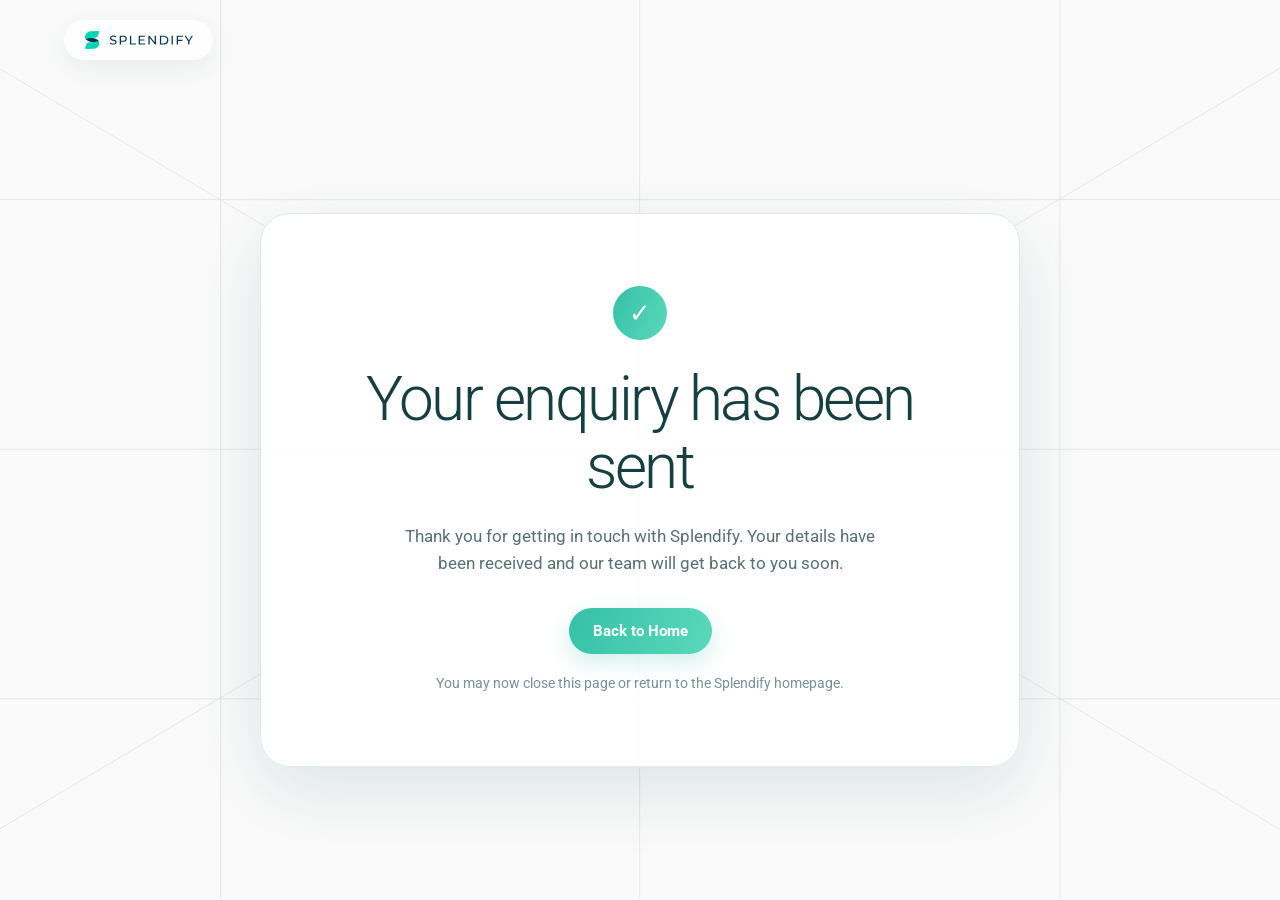
<file: success.html>
<!DOCTYPE html>
<html lang="en">
<head>
    <meta charset="UTF-8">
    <meta name="viewport" content="width=device-width, initial-scale=1.0">
    <title>Enquiry Sent | Splendify</title>
    <link rel="preconnect" href="https://fonts.googleapis.com">
    <link rel="preconnect" href="https://fonts.gstatic.com" crossorigin>
    <link href="https://fonts.googleapis.com/css2?family=Roboto:ital,wght@0,300;0,400;0,500;0,700&display=swap" rel="stylesheet">
    <link rel="icon" href="splendify-icon.svg" type="image/svg+xml">
    <style>
        * { box-sizing: border-box; }
        body { display: flex; flex-direction: column; min-height: 100vh; margin: 0; overflow-x: hidden; color: #163f42; background: #fafafa url('linebg.svg') center / cover fixed; font-family: Roboto, sans-serif; }
        header { padding: 20px clamp(20px, 5vw, 64px); }
        .brand { display: inline-block; padding: 11px 20px; line-height: 0; background: rgba(255,255,255,.82); border-radius: 999px; box-shadow: 0 8px 30px rgba(18,67,72,.08); }
        .brand img { height: 18px; }
        main { display: grid; flex: 1; place-items: center; width: min(760px, calc(100% - 40px)); margin: auto; text-align: center; }
        .confirmation { padding: clamp(36px, 7vw, 72px); background: rgba(255,255,255,.92); border: 1px solid #dcebec; border-radius: 30px; box-shadow: 0 24px 70px rgba(20,77,81,.12); }
        .mark { display: grid; place-items: center; width: 54px; height: 54px; margin: 0 auto 25px; border-radius: 50%; color: #fff; background: linear-gradient(112deg, #35c0a7, #5bd9bb); font-size: 26px; }
        h1 { margin: 0; font-size: clamp(38px, 6vw, 62px); font-weight: 300; letter-spacing: -.04em; line-height: 1.1; }
        p { max-width: 500px; margin: 22px auto 0; color: #587072; font-size: 17px; line-height: 1.6; }
        .home-link { display: inline-block; margin-top: 30px; padding: 14px 24px; border-radius: 999px; color: #fff; background: linear-gradient(112deg, #35c0a7, #5bd9bb); box-shadow: 0 8px 22px rgba(53,192,167,.23); font-size: 15px; font-weight: 700; text-decoration: none; }
        .secondary { margin-top: 18px; color: #789092; font-size: 14px; }
    </style>
</head>
<body>
    <header><a class="brand" href="index.html" aria-label="Splendify home"><img src="splendify.svg" alt="Splendify"></a></header>
    <main>
        <section class="confirmation" aria-labelledby="confirmation-heading">
            <div class="mark" aria-hidden="true">✓</div>
            <h1 id="confirmation-heading">Your enquiry has been sent</h1>
            <p>Thank you for getting in touch with Splendify. Your details have been received and our team will get back to you soon.</p>
            <a class="home-link" href="index.html">Back to Home</a>
            <p class="secondary">You may now close this page or return to the Splendify homepage.</p>
        </section>
    </main>
</body>
</html>
</file>
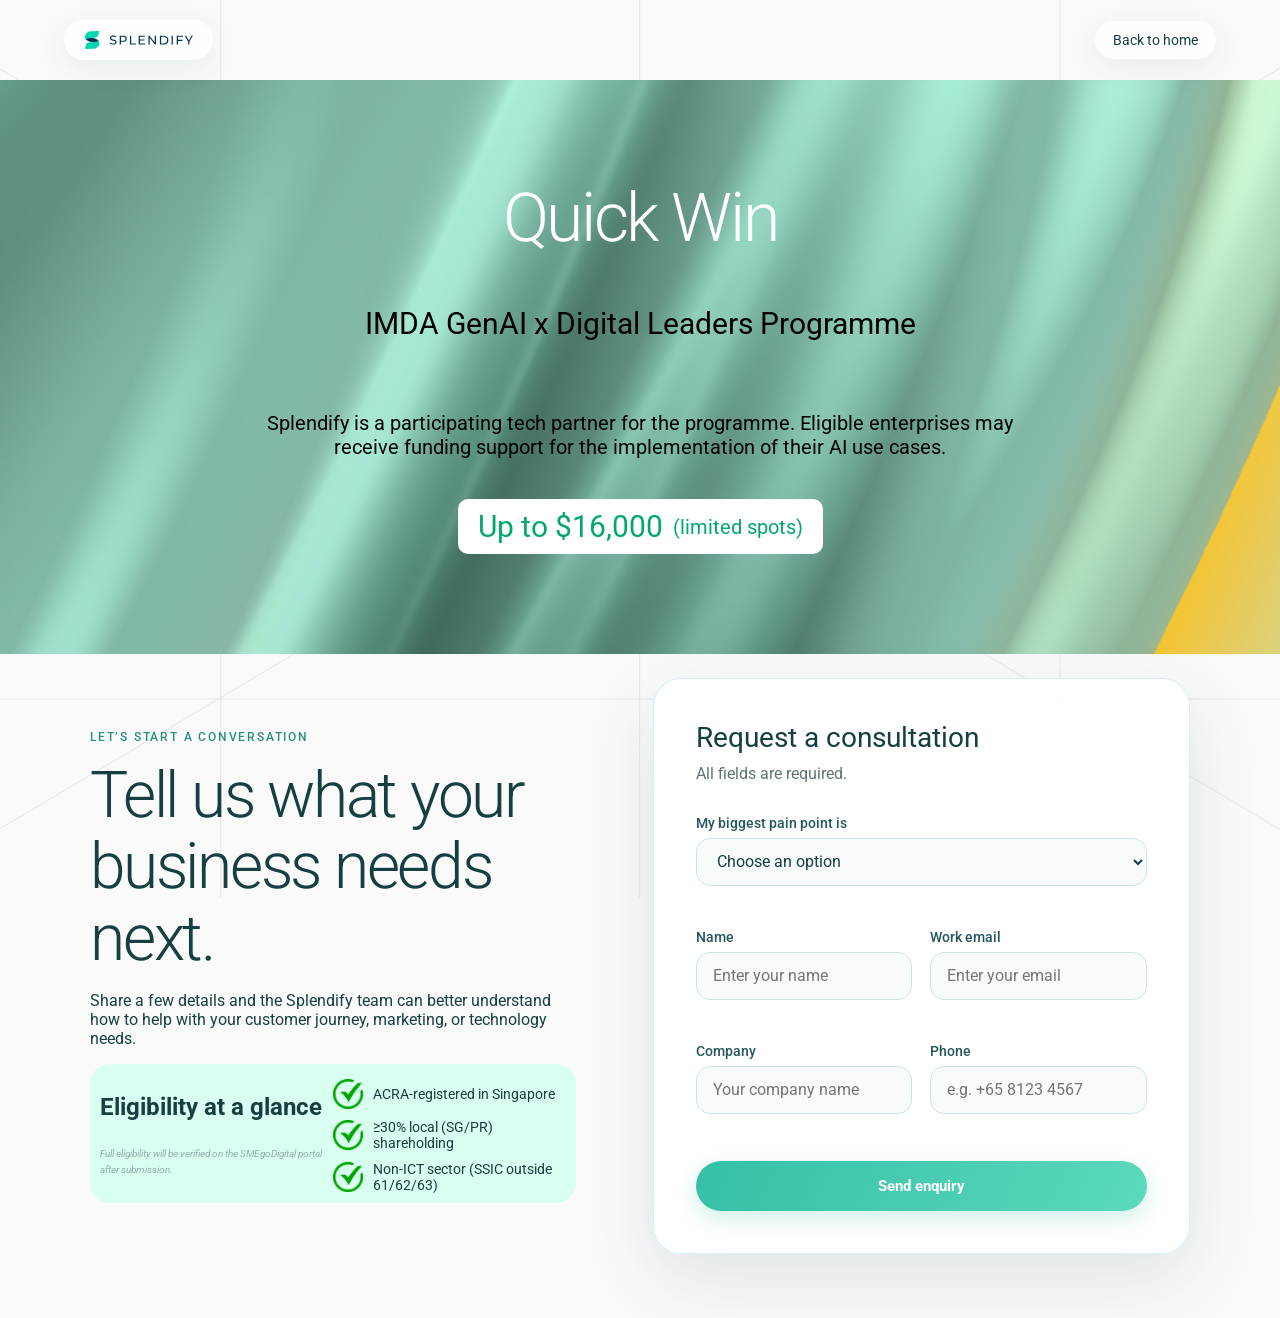
<file: wellness.html>
<!DOCTYPE html>
<html lang="en">
<head>
    <meta charset="UTF-8">
    <meta name="viewport" content="width=device-width, initial-scale=1.0">
    <title>Talk to Splendify</title>
    <link rel="preconnect" href="https://fonts.googleapis.com">
    <link rel="preconnect" href="https://fonts.gstatic.com" crossorigin>
    <link href="https://fonts.googleapis.com/css2?family=Roboto:ital,wght@0,300;0,400;0,500;0,700;1,300&display=swap" rel="stylesheet">
    <link rel="icon" href="splendify-icon.svg" type="image/svg+xml">
    <style>
        * { box-sizing: border-box; }
        body { margin: 0; min-height: 100vh; overflow-x: hidden; font-family: Roboto, sans-serif; color: #163f42; background: #fafafa url('linebg.svg') center / cover fixed; }
        .site-header { display: flex; gap: 12px; justify-content: space-between; align-items: center; padding: 20px clamp(20px, 5vw, 64px); }
        .brand, .back-link { background: rgba(255,255,255,.82); border-radius: 999px; box-shadow: 0 8px 30px rgba(18, 67, 72, .08); }
        .brand { padding: 11px 20px; line-height: 0; }
        .brand img { height: 18px; }
        .back-link { flex: 0 0 auto; padding: 11px 18px; color: #163f42; text-decoration: none; font-size: 14px; white-space: nowrap; }
        main { width: min(1100px, calc(100% - 40px)); min-width: 0; margin: 24px auto 64px; display: grid; grid-template-columns: minmax(0, .95fr) minmax(340px, 1.05fr); gap: clamp(30px, 6vw, 90px); align-items: center; }
        .intro { padding: 34px 0; }
        .eyebrow { margin: 0 0 16px; color: #278f82; font-size: 12px; letter-spacing: .15em; font-weight: 500; }
        h1 { margin: 0; max-width: 600px; overflow-wrap: anywhere; font-size: clamp(42px, 5vw, 68px); line-height: 1.12; font-weight: 300; letter-spacing: -.035em; }
        .intro p:last-child { max-width: 480px; margin: 0px 0 0; color: #4e6668; font-size: 18px; line-height: 1.6; }
        .form-card { min-width: 0; padding: clamp(26px, 4vw, 42px); background: rgba(255,255,255,.94); border: 1px solid rgba(207, 240, 244, .9); border-radius: 28px; box-shadow: 0 24px 70px rgba(20, 77, 81, .12); }
        .form-card h2 { margin: 0 0 8px; font-weight: 400; font-size: 28px; }
        .form-card > p { margin: 0 0 28px; color: #607476; line-height: 1.55; }
        form { display: grid; gap: 18px; }
        .field { display: grid; min-width: 0; gap: 7px; }
        .fields { display: grid; grid-template-columns: 1fr 1fr; gap: 18px; }
        label { font-size: 14px; font-weight: 500; color: #24575a; }
        input, select { width: 100%; min-width: 0; min-height: 48px; padding: 12px 16px; border: 1px solid #cce3e4; border-radius: 14px; color: #163f42; background: #f8fbfb; font: inherit; }
        input:focus, select:focus { outline: 3px solid rgba(53,192,167,.22); border-color: #35c0a7; }
        .field.invalid input, .field.invalid select { border-color: #bd3e3e; }
        .field-error { min-height: 18px; color: #a22e2e; font-size: 13px; line-height: 1.35; }
        button { min-height: 50px; margin-top: 4px; padding: 13px 22px; border: 0; border-radius: 999px; background: linear-gradient(112deg, #35c0a7, #5bd9bb); color: white; font: 700 15px Roboto, sans-serif; cursor: pointer; box-shadow: 0 8px 22px rgba(53,192,167,.23); }
        button:hover:not(:disabled) { transform: translateY(-1px); }
        button:disabled { cursor: wait; opacity: .68; }
        .form-status { display: none; margin: 0; padding: 12px 14px; border-radius: 12px; font-size: 14px; line-height: 1.45; }
        .form-status.visible { display: block; }
        .form-status.success { color: #176653; background: #e2f6ed; }
        .form-status.error { color: #8a2929; background: #fce8e8; }
        @media (max-width: 760px) { .site-header { padding: 16px 20px; } main { grid-template-columns: 1fr; margin-top: 8px; } .intro { padding: 18px 0 0; } .fields { grid-template-columns: 1fr; gap: 16px; } }
    </style>
</head>
<body>
  
    <header class="site-header">
        <a class="brand" href="index.html" aria-label="Splendify home"><img src="splendify.svg" alt="Splendify"></a>
        <a class="back-link" href="index.html">Back to home</a>
    </header>
    
    <div id="hero">   
        <h1>Quick Win</h1>
        <p id="hero-subtitle">IMDA GenAI x Digital Leaders Programme</p>
        <p id="hero-description">Splendify is a participating tech partner for the programme. Eligible enterprises may receive funding support for the implementation of their AI use cases.</p>
        <div id="hero-spots">Up to $16,000 <span>(limited spots)</span></div>
        <style>
            #hero-line {
                position: fixed;
                top: 0;
                left: 0;
                width: 100%;
                height: 100%;
                object-fit: cover;
                filter: brightness(0.1);
                opacity: 0.1;
                z-index: -1;
                display: none;
                background-image: "linebg.svg";
            }


            #hero {
                display: flex;
                flex-direction: column;
                align-items: center;
                justify-content: center;
                padding: 100px 50px;
                gap: 20px;
                text-align: center;
                background: url("fractal-lines.jpg");
                background-size: cover;
            }
            #hero h1 {
                font-size: 68px;
                color: white;
                font-weight: 300;
            }
            #hero-subtitle {
                font-size: 30px;
                color: black;
            }
            #hero-description {
                font-size: 20px;
                text-align: center;
                max-width: 800px;
                color: black;
            }
            #hero-spots {
                font-size: 30px;
                color: #00a86b;
                background: #ffffff;
                padding: 10px 20px;
                border-radius: 10px;
                display: flex;
                align-items: center;
                justify-content: center;
                gap: 10px;
            }
            #hero-spots span {
                font-size: 20px;
                color: #00a86b;
            }
        </style>
    </div>    
    <main>
        <section class="intro" aria-labelledby="form-title">
            <p class="eyebrow">LET’S START A CONVERSATION</p>
            <h1 id="form-title">Tell us what your business needs next.</h1>
            <p>Share a few details and the Splendify team can better understand how to help with your customer journey, marketing, or technology needs.</p>
            <div id="eligibility-div">
                <div class="eligibility-column">
                    <h2>Eligibility at a glance</h2>
                    <p id="eligibility-description">Full eligibility will be verified on the SMEgoDigital portal after submission.</p>
                </div>
                <div class="eligibility-column">
                    <div class="eligibility-item"><img src="check-green.png">ACRA-registered in Singapore   </div>
                    <div class="eligibility-item"><img src="check-green.png">≥30% local (SG/PR) shareholding</div>
                    <div class="eligibility-item"><img src="check-green.png">Non-ICT sector (SSIC outside 61/62/63)</div>
                </div>
            <style>
                #eligibility-div {
                    display: flex;
                    flex-direction: row;
                    align-items: start;
                    padding: 10px;
                    /* gap: 25px; */
                    background: #d9fff1;
                    border-radius: 20px;
                    /* margin: 50px; */
                }
                @media (max-width: 768px) {
                    #eligibility-div {
                        flex-direction: column;
                    }
                }
                .eligibility-column {
                    display: flex;
                    flex-direction: column;
                    gap: 5px;
                    width: 100%;
                }
                #eligibility-description {
                    font-size: 10px;
                    opacity: 0.5;
                    font-style: italic;
                }
                .eligibility-item {
                    display: flex;
                    align-items: center;
                    gap: 10px;
                    font-size: 14px;
                    padding-top: 5px;
                }
                .eligibility-item img {
                    width: 30px;
                    height: 30px;
                }
                .eligibility-item p {
                    font-size: 14px;
                }
            </style>
        </div>            
        </section>
        <section class="form-card" aria-labelledby="lead-form-heading">
            <h2 id="lead-form-heading">Request a consultation</h2>
            <p>All fields are required.</p>
            <form id="lead-form" novalidate>
                <div class="field"><label for="painPoint">My biggest pain point is</label><select id="painPoint" name="painPoint" required><option value="">Choose an option</option><option>Want to generate more customer leads</option><option>Problem setting appointments and converting to show-ups</option><option>Want to create engaging social media posts and videos</option><option>Need help with other digital marketing services</option><option>Have an existing agency but are looking to change</option><option>Interested in Splendify products or services</option></select><span class="field-error" id="painPoint-error"></span></div>
                <div class="fields">
                    <div class="field"><label for="name">Name</label><input id="name" name="name" autocomplete="name" required maxlength="200" placeholder="Enter your name"><span class="field-error" id="name-error"></span></div>
                    <div class="field"><label for="workEmail">Work email</label><input id="workEmail" name="workEmail" type="email" autocomplete="email" required maxlength="200" placeholder="Enter your email"><span class="field-error" id="workEmail-error"></span></div>
                    <div class="field"><label for="company">Company</label><input id="company" name="company" autocomplete="organization" required maxlength="200" placeholder="Your company name"><span class="field-error" id="company-error"></span></div>
                    <div class="field"><label for="phone">Phone</label><input id="phone" name="phone" type="tel" autocomplete="tel" inputmode="tel" required maxlength="40" placeholder="e.g. +65 8123 4567"><span class="field-error" id="phone-error"></span></div>
                </div>
                <p id="form-status" class="form-status" role="status" aria-live="polite"></p>
                <button id="submit-button" type="submit">Send enquiry</button>
            </form>
            
        </section>
    </main>
    <script>
        const form = document.getElementById('lead-form');
        const button = document.getElementById('submit-button');
        const status = document.getElementById('form-status');
        let isSubmitting = false;
        function createSubmissionId() {
            if (window.crypto && typeof window.crypto.randomUUID === 'function') return window.crypto.randomUUID();
            const bytes = new Uint8Array(16);
            if (window.crypto && typeof window.crypto.getRandomValues === 'function') window.crypto.getRandomValues(bytes);
            else for (let index = 0; index < bytes.length; index += 1) bytes[index] = Math.floor(Math.random() * 256);
            bytes[6] = (bytes[6] & 0x0f) | 0x40;
            bytes[8] = (bytes[8] & 0x3f) | 0x80;
            const hex = [...bytes].map((byte) => byte.toString(16).padStart(2, '0')).join('');
            return `${hex.slice(0, 8)}-${hex.slice(8, 12)}-${hex.slice(12, 16)}-${hex.slice(16, 20)}-${hex.slice(20)}`;
        }
        let submissionId = createSubmissionId();
        const fieldNames = ['painPoint', 'name', 'workEmail', 'company', 'phone'];
        function setStatus(message, type) { status.textContent = message; status.className = `form-status visible ${type}`; }
        function clearErrors() { fieldNames.forEach((name) => { const field = document.getElementById(name); field.closest('.field').classList.remove('invalid'); document.getElementById(`${name}-error`).textContent = ''; }); }
        function showErrors(errors) { Object.entries(errors).forEach(([name, message]) => { const field = document.getElementById(name); if (!field) return; field.closest('.field').classList.add('invalid'); document.getElementById(`${name}-error`).textContent = message; }); }
        function validateClient(data) { const errors = {}; fieldNames.forEach((name) => { if (!data[name].trim()) errors[name] = 'This field is required.'; }); if (data.workEmail && !/^[^\s@]+@[^\s@]+\.[^\s@]+$/.test(data.workEmail)) errors.workEmail = 'Enter a valid email address.'; if (data.phone && (!/^[0-9+().\-\s]+$/.test(data.phone) || (data.phone.match(/\d/g) || []).length < 6)) errors.phone = 'Enter a valid phone number.'; return errors; }
        form.addEventListener('submit', async (event) => {
            event.preventDefault();
            if (isSubmitting) return;
            clearErrors();
            status.className = 'form-status';
            const data = { ...Object.fromEntries(new FormData(form).entries()), submissionId };
            const errors = validateClient(data);
            if (Object.keys(errors).length) { showErrors(errors); setStatus('Please check the highlighted fields.', 'error'); document.getElementById(Object.keys(errors)[0]).focus(); return; }
            isSubmitting = true; button.disabled = true; button.textContent = 'Sending…'; form.setAttribute('aria-busy', 'true');
            try {
                const response = await fetch('api/lead-submission.php', { method: 'POST', headers: { 'Content-Type': 'application/json' }, body: JSON.stringify(data) });
                const result = await response.json().catch(() => ({}));
                if (!response.ok) { if (result.errors) showErrors(result.errors); throw new Error(result.message || 'We could not save your enquiry. Please try again.'); }
                window.location.href = 'success.html';
            } catch (error) { setStatus(error.message || 'We could not save your enquiry. Please try again.', 'error'); }
            finally { isSubmitting = false; button.disabled = false; button.textContent = 'Send enquiry'; form.removeAttribute('aria-busy'); }
        });
    </script>
</body>
</html>
</file>
